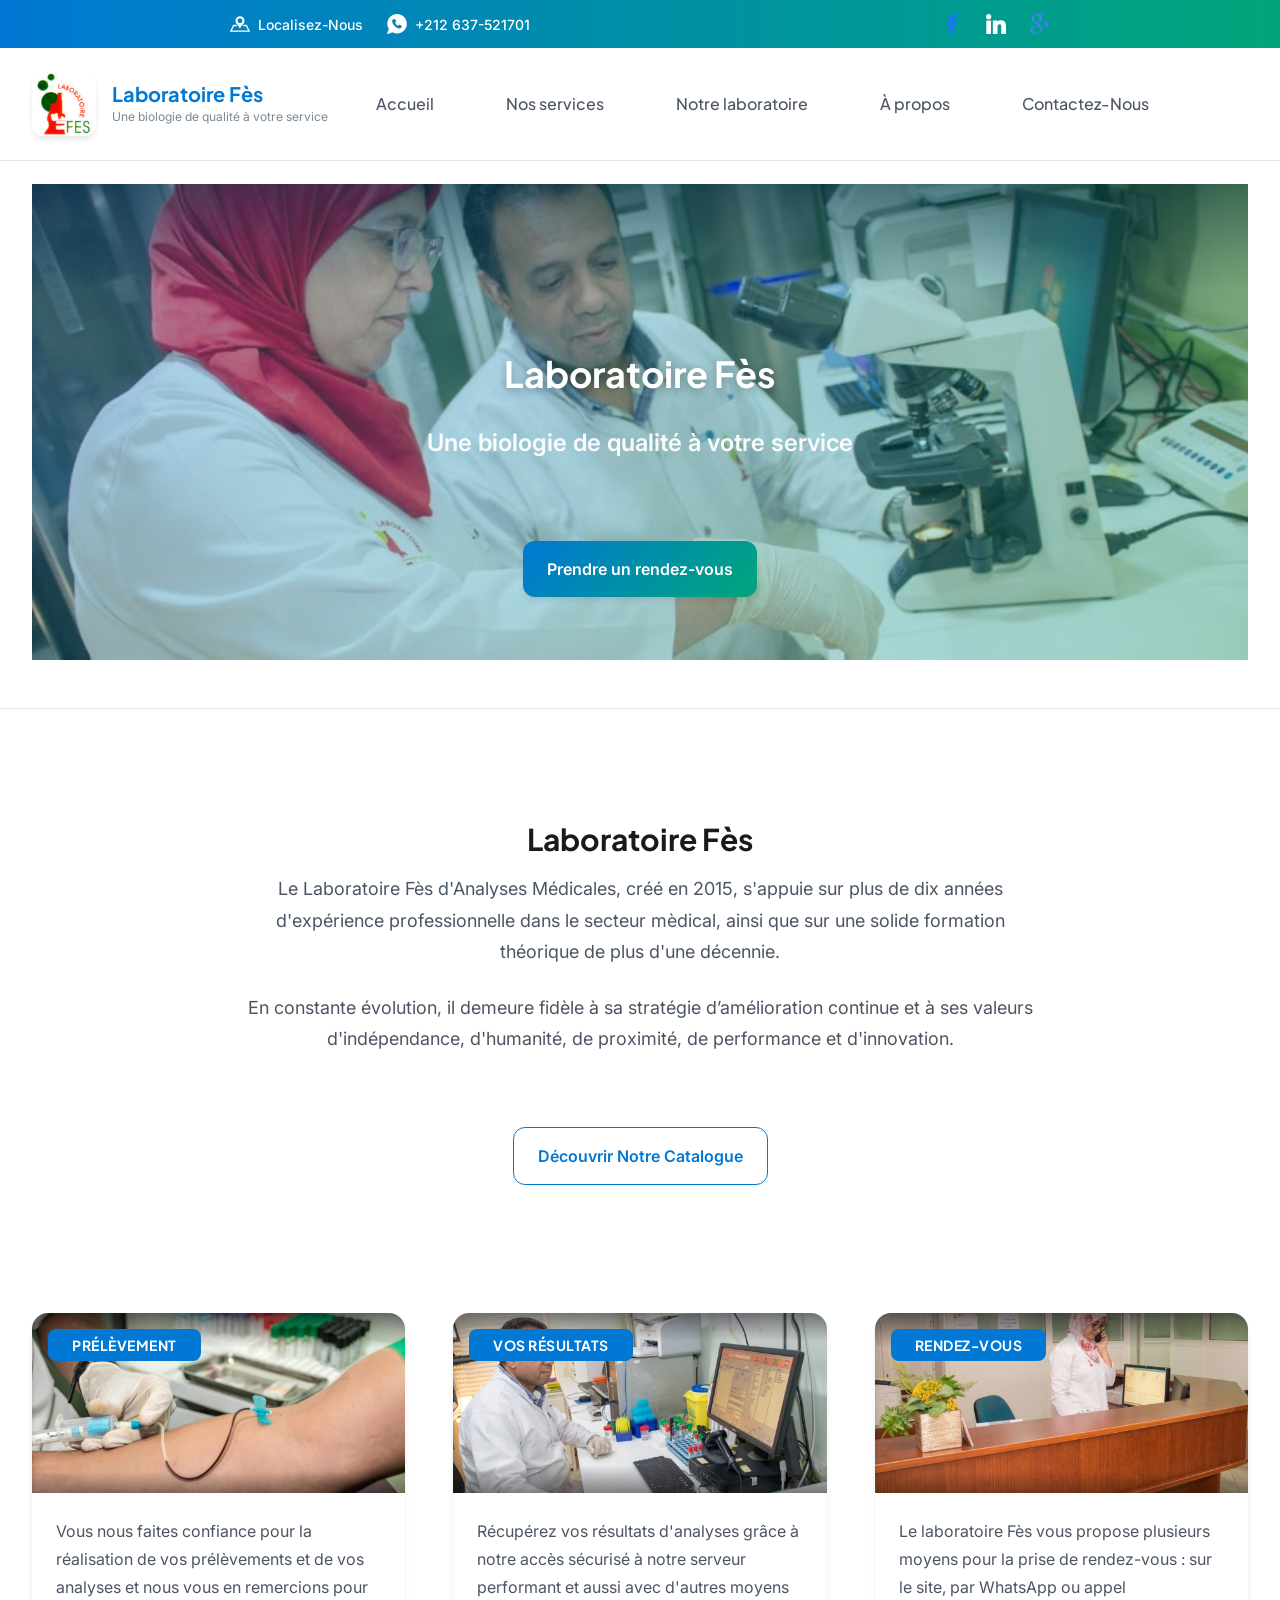
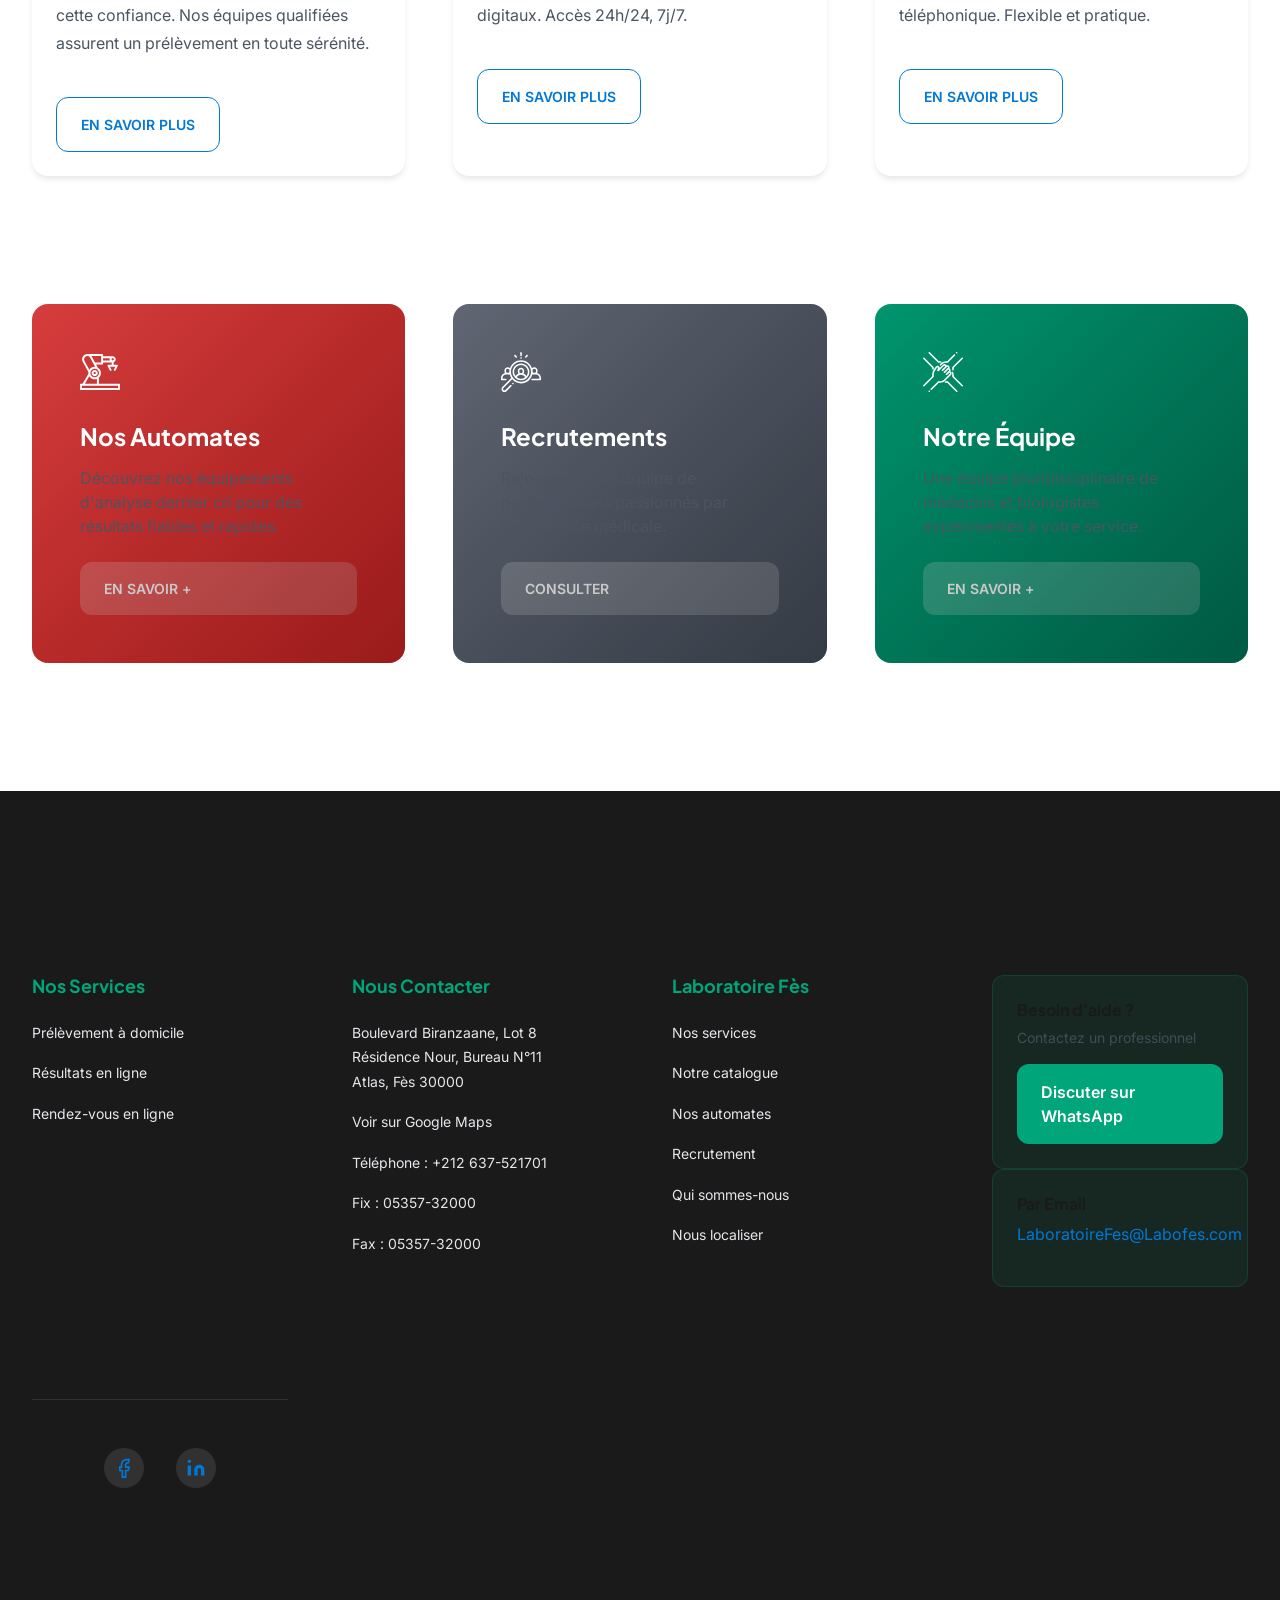
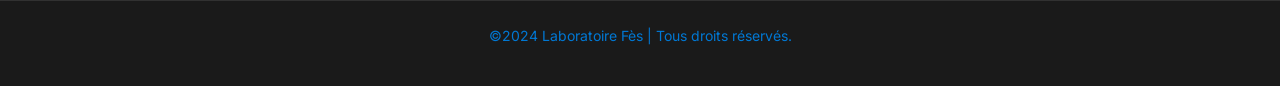
<file: index.html>
<!DOCTYPE html>
<html lang="fr">

<head>
  <meta charset="UTF-8">
  <meta name="viewport" content="width=device-width, initial-scale=1.0">
  <meta http-equiv="X-UA-Compatible" content="IE=edge">

  <!-- SEO Metadata -->
  <title>Laboratoire Fès - Analyses Médicales Premium | Biologie Médicale</title>
  <meta name="description" content="Laboratoire d'Analyses Médicales à Fès - Services de biologie médicale, prélèvements à domicile, résultats en ligne sécurisés. Excellence médicale et proximité garanties.">
  <meta name="keywords" content="laboratoire analyses médicales Fès, biologie médicale Maroc, prélèvement sanguin, résultats en ligne, rendez-vous en ligne">
  <meta name="author" content="Laboratoire Fès">
  <meta name="robots" content="index, follow">

  <!-- Open Graph -->
  <meta property="og:title" content="Laboratoire Fès - Analyses Médicales Premium">
  <meta property="og:description" content="Services de biologie médicale de qualité premium à Fès">
  <meta property="og:type" content="business.business">
  <meta property="og:locale" content="fr_FR">

  <!-- Favicon -->
  <link rel="icon" type="image/jpeg" href="imgs/logo.jpg">
  <link rel="apple-touch-icon" href="imgs/logo.jpg">

  <!-- Google Fonts -->
  <link rel="preconnect" href="https://fonts.googleapis.com">
  <link rel="preconnect" href="https://fonts.gstatic.com" crossorigin>
  <link href="https://fonts.googleapis.com/css2?family=Inter:wght@400;500;600;700&family=Plus+Jakarta+Sans:wght@600;700&display=swap" rel="stylesheet">

  <!-- Stylesheets -->
  <link rel="stylesheet" href="style.css">

  <!-- Theme Color -->
  <meta name="theme-color" content="#0078D4">
</head>

<body>
  <!-- Skip to main content (Accessibility) -->
  <a href="#main-content" class="skip-to-main" style="position: absolute; top: -40px; left: 0; background: #0078D4; color: white; padding: 8px; text-decoration: none; z-index: 100;">Passer au contenu principal</a>

  <!-- Top Contact Bar -->
  <div class="contactheader" role="contentinfo" aria-label="Barre de contact rapide">
    <section class="adress">
      <div class="infoContact">
        <a href="https://maps.google.com/?q=Laboratoire+Fes+Boulevard+Biranzaane+Lot+8+Fes+30000" 
           class="link_head" 
           title="Localiser Laboratoire Fès sur Google Maps"
           rel="noopener noreferrer">
          <img src="imgs/map.svg" width="20" height="20" alt="Icône localisation">
          <span>Localisez-Nous</span>
        </a>
      </div>
      <div class="infoContact">
        <a href="https://wa.me/+212637521701" 
           class="link_head"
           title="Contactez-nous via WhatsApp"
           rel="noopener noreferrer">
          <img src="imgs/whatssapp.svg" width="20" height="20" alt="Icône WhatsApp">
          <span>+212 637-521701</span>
        </a>
      </div>
    </section>

    <section class="social" aria-label="Suivez-nous sur les réseaux">
      <div class="infoContact">
        <a href="https://www.facebook.com/pages/category/Medical-Lab/Laboratoire-fes-danalyses-medicales-1619872754944075/" 
           aria-label="Facebook Laboratoire Fès"
           rel="noopener noreferrer"
           target="_blank">
          <img src="imgs/facebook.svg" class="colored-icon" width="20" height="20" alt="Facebook">
        </a>
      </div>
      <div class="infoContact">
        <a href="https://www.linkedin.com/in/labo-fes-9bba88136/?originalSubdomain=ma" 
           aria-label="LinkedIn Laboratoire Fès"
           rel="noopener noreferrer"
           target="_blank">
          <img src="imgs/linkedin.svg" width="20" height="20" alt="LinkedIn">
        </a>
      </div>
      <div class="infoContact">
        <a href="https://www.google.com/search?q=Laboratoire+Fes+Fez+Morocco" 
           aria-label="Google Business Laboratoire Fès"
           rel="noopener noreferrer"
           target="_blank">
          <img src="imgs/google.svg" class="colored-icon" width="20" height="20" alt="Google">
        </a>
      </div>
    </section>
  </div>

  <!-- Main Header Navigation -->
  <header class="header premium-header" role="banner">
    <div class="header-inner">
      <!-- Logo / Brand -->
      <a href="index.html" class="logo" aria-label="Accueil Laboratoire Fès">
        <img src="imgs/logo.jpg" alt="Logo Laboratoire Fès" class="logo-img">
        <div class="brand">
          <h1 class="brand-name">Laboratoire Fès</h1>
          <p class="brand-sub">Une biologie de qualité à votre service</p>
        </div>
      </a>

      <!-- Navigation Menu -->
      <nav class="nav" role="navigation" aria-label="Navigation principale">
        <ul class="menu">
          <li><h2><a href="index.html">Accueil</a></h2></li>
          
          <li class="sub-menu">
            <h2><a href="#section_services" aria-haspopup="true" aria-expanded="false">Nos services</a></h2>
            <ul class="test">
              <li><a href="laboratoire-fes/appointement.html">Prendre rendez-vous</a></li>
              <li><a href="laboratoire-fes/results.html">Vos résultats</a></li>
              <li><a href="laboratoire-fes/sample.html">Prélèvement à domicile</a></li>
            </ul>
          </li>
          
          <li class="sub-menu">
            <h2><a href="#section_automates" aria-haspopup="true" aria-expanded="false">Notre laboratoire</a></h2>
            <ul class="test">
              <li><a href="laboratoire-fes/automates.html">Nos automates</a></li>
              <li><a href="laboratoire-fes/recruitement.html">Recrutements</a></li>
              <li><a href="laboratoire-fes/team.html">Notre Équipe</a></li>
            </ul>
          </li>

          <li><h2><a href="laboratoire-fes/about.html">À propos</a></h2></li>
          <li><h2><a href="laboratoire-fes/contact.html">Contactez-Nous</a></h2></li>
        </ul>
      </nav>

      <!-- Call-to-Action Buttons -->
      <div class="header-ctas">
      
        <button class="btn btn-icon menu-toggle" 
                aria-label="Ouvrir le menu navigation" 
                aria-expanded="false"
                aria-controls="nav">
          ☰
        </button>
      </div>
    </div>
  </header>

  <!-- Hero Section -->
  <section class="home" role="main" aria-label="Section héros principal">
    <div class="slideshow-container">
      <!-- Hero Text Overlay -->
      <div class="rendv" role="heading" aria-level="2">
        <div class="titleslide0">Laboratoire Fès</div>
        <div class="titleslide">Une biologie de qualité à votre service</div>
        <a href="laboratoire-fes/appointement.html" class="btn btn-primary">
          Prendre un rendez-vous
        </a>
      </div>

      <!-- Slides -->
      <div class="mySlides fade" style="display: block;" role="img" aria-label="Slide 1 - Vue du laboratoire">
        <img src="imgs/labo8.jpg" alt="Façade moderne du Laboratoire Fès">
      </div>
      <div class="mySlides fade" role="img" aria-label="Slide 2 - Équipements médicaux">
        <img src="imgs/labo9.jpg" alt="Équipements d'analyse médicale">
      </div>
      <div class="mySlides fade" role="img" aria-label="Slide 3 - Services de prélèvement">
        <img src="imgs/labo5.jpg" alt="Service de prélèvement sanguin">
      </div>
      <div class="mySlides fade" role="img" aria-label="Slide 4 - Accueil patient">
        <img src="imgs/labo2.jpg" alt="Salle d'attente accueillante">
      </div>

      <!-- Image Navigation Dots -->
      <div class="dotslide" role="group" aria-label="Navigation des images">
        <span class="dot active" onclick="currentSlide(1)" aria-label="Slide 1" role="button" tabindex="0"></span>
        <span class="dot" onclick="currentSlide(2)" aria-label="Slide 2" role="button" tabindex="0"></span>
        <span class="dot" onclick="currentSlide(3)" aria-label="Slide 3" role="button" tabindex="0"></span>
        <span class="dot" onclick="currentSlide(4)" aria-label="Slide 4" role="button" tabindex="0"></span>
      </div>

      <!-- Cover Gradient -->
      <div class="cover"></div>
    </div>
  </section>

  <div class="line"></div>

  <!-- About Section -->
  <section id="section_about" class="about" aria-labelledby="about-heading">
    <h2 id="about-heading">Laboratoire Fès</h2>
    
    <p class="parag_1">
      Le Laboratoire Fès d'Analyses Médicales, créé en 2015, s'appuie sur plus de dix années d'expérience professionnelle dans le secteur mèdical, ainsi que sur une solide formation théorique de plus d'une décennie.
    </p>

    <div>
      <p class="parag_2">
        En constante évolution, il demeure fidèle à sa stratégie d’amélioration continue et à ses valeurs d'indépendance, d'humanité, de proximité, de performance et d'innovation.
      </p>
    </div>

    <a href="laboratoire-fes/tests_list.html" class="btn btn-outline">
      Découvrir Notre Catalogue
    </a>
  </section>

  <!-- Services Section -->
  <section id="section_services" class="services" aria-labelledby="services-heading">
    <h2 id="services-heading" style="display: none;">Nos Services Principaux</h2>

    <!-- Prélèvement Card -->
    <article class="card">
      <div class="card-img">
        <h3>Prélèvement</h3>
        <img src="imgs/labo11.jpg" alt="Service de prélèvement sanguin professionnel">
      </div>
      <div class="card-content">
        <p class="text">
          Vous nous faites confiance pour la réalisation de vos prélèvements et de vos analyses et nous vous en remercions pour cette confiance. Nos équipes qualifiées assurent un prélèvement en toute sérénité.
        </p>
        <div class="divbtn">
          <a href="laboratoire-fes/sample.html">En savoir plus</a>
        </div>
      </div>
    </article>

    <!-- Résultats Card -->
    <article class="card">
      <div class="card-img">
        <h3>Vos Résultats</h3>
        <img src="imgs/labo1.jpg" alt="Plateforme sécurisée de consultation de résultats">
      </div>
      <div class="card-content">
        <p class="text">
          Récupérez vos résultats d'analyses grâce à notre accès sécurisé à notre serveur performant et aussi avec d'autres moyens digitaux. Accès 24h/24, 7j/7.
        </p>
        <div class="divbtn">
          <a href="laboratoire-fes/results.html">En savoir plus</a>
        </div>
      </div>
    </article>

    <!-- Rendez-vous Card -->
    <article class="card">
      <div class="card-img">
        <h3>Rendez-vous</h3>
        <img src="imgs/labo2.jpg" alt="Prise de rendez-vous en ligne">
      </div>
      <div class="card-content">
        <p class="text">
          Le laboratoire Fès vous propose plusieurs moyens pour la prise de rendez-vous : sur le site, par WhatsApp ou appel téléphonique. Flexible et pratique.
        </p>
        <div class="divbtn">
          <a href="laboratoire-fes/appointement.html">En savoir plus</a>
        </div>
      </div>
    </article>
  </section>

  <!-- Automates & Recruitment Section -->
  <section id="section_automates" class="auto_recru" aria-labelledby="automates-heading">
    <h2 id="automates-heading" style="display: none;">Notre Laboratoire</h2>

    <!-- Automates Card -->
    <article class="card_auto_recru" style="background: #ca1000;">
      <div class="icon_auto">
        <img src="imgs/automate.svg" width="30" height="30" alt="Icône automates">
      </div>
      <h3 class="title_auto_recru">Nos Automates</h3>
      <p class="text_auto_recru">
        Découvrez nos équipements d'analyse dernier cri pour des résultats fiables et rapides.
      </p>
      <a href="laboratoire-fes/automates.html" class="btn_red">En savoir +</a>
    </article>

    <!-- Recruitment Card -->
    <article class="card_auto_recru" style="background: #544e4e;">
      <div class="icon_auto">
        <img src="imgs/recrutement.svg" width="30" height="30" alt="Icône recrutement">
      </div>
      <h3 class="title_auto_recru">Recrutements</h3>
      <p class="text_auto_recru">
        Rejoignez notre équipe de professionnels passionnés par l'excellence médicale.
      </p>
      <a href="laboratoire-fes/recruitement.html" class="btn_gray">Consulter</a>
    </article>

    <!-- Team Card -->
    <article class="card_auto_recru" style="background: #00927b;">
      <div class="icon_auto">
        <img src="imgs/team.svg" width="30" height="30" alt="Icône équipe">
      </div>
      <h3 class="title_auto_recru">Notre Équipe</h3>
      <p class="text_auto_recru">
        Une équipe pluridisciplinaire de médecins et biologistes expérimentés à votre service.
      </p>
      <a href="laboratoire-fes/team.html" class="btn_green">En savoir +</a>
    </article>
  </section>

  <!-- Footer -->
  <div id="section_footer" class="pg-footer">
    <footer class="footer" role="contentinfo" aria-label="Pied de page">
      <!-- Wave SVG Decoration -->
      <svg class="footer-wave-svg" xmlns="http://www.w3.org/2000/svg" viewBox="0 0 1200 100" preserveAspectRatio="none">
        <path class="footer-wave-path"
          d="M851.8,100c125,0,288.3-45,348.2-64V0H0v44c3.7-1,7.3-1.9,11-2.9C80.7,22,151.7,10.8,223.5,6.3C276.7,2.9,330,4,383,9.8 c52.2,5.7,103.3,16.2,153.4,32.8C623.9,71.3,726.8,100,851.8,100z">
        </path>
      </svg>

      <!-- Footer Content -->
      <div class="footer-content">
        <!-- Services Column -->
        <div class="footer-content-column">
          <div class="footer-menu">
            <h3 class="footer-menu-name">Nos Services</h3>
            <ul class="footer-menu-list">
              <li><a href="laboratoire-fes/sample.html">Prélèvement à domicile</a></li>
              <li><a href="laboratoire-fes/results.html">Résultats en ligne</a></li>
              <li><a href="laboratoire-fes/appointement.html">Rendez-vous en ligne</a></li>
            </ul>
          </div>
        </div>

        <!-- Contact Column -->
        <div class="footer-content-column">
          <div class="footer-menu">
            <h3 class="footer-menu-name">Nous Contacter</h3>
            <ul class="footer-menu-list">
              <li>Boulevard Biranzaane, Lot 8<br>Résidence Nour, Bureau N°11<br>Atlas, Fès 30000</li>
              <li>
                <a href="https://maps.google.com/?q=Laboratoire+Fes+Boulevard+Biranzaane" 
                   rel="noopener noreferrer">
                  Voir sur Google Maps
                </a>
              </li>
              <li>
                <a href="tel:+212637521701">
                  Téléphone : +212 637-521701
                </a>
              </li>
              <li><a href="tel:+21253573200">Fix : 05357-32000</a></li>
              <li>Fax : 05357-32000</li>
            </ul>
          </div>
        </div>

        <!-- Quick Links Column -->
        <div class="footer-content-column">
          <div class="footer-menu">
            <h3 class="footer-menu-name">Laboratoire Fès</h3>
            <ul class="footer-menu-list">
              <li><a href="#section_services">Nos services</a></li>
              <li><a href="laboratoire-fes/tests_list.html">Notre catalogue</a></li>
              <li><a href="laboratoire-fes/automates.html">Nos automates</a></li>
              <li><a href="laboratoire-fes/recruitement.html">Recrutement</a></li>
              <li><a href="#section_about">Qui sommes-nous</a></li>
              <li>
                <a href="https://maps.google.com/?q=Laboratoire+Fes+Fez" 
                   rel="noopener noreferrer">
                  Nous localiser
                </a>
              </li>
            </ul>
          </div>
        </div>

        <!-- CTA Column -->
        <div class="footer-content-column">
          <div class="footer-call-to-action">
            <h3 class="footer-call-to-action-title">Besoin d'aide ?</h3>
            <p class="footer-call-to-action-description">Contactez un professionnel</p>
            <a class="footer-call-to-action-button" 
               href="https://wa.me/+212637521701" 
               target="_blank"
               rel="noopener noreferrer">
              Discuter sur WhatsApp
            </a>
          </div>
          <div class="footer-call-to-action">
            <h3 class="footer-call-to-action-title">Par Email</h3>
            <p class="footer-call-to-action-link-wrapper">
              <a href="mailto:LaboratoireFes@Labofes.com">
                LaboratoireFes@Labofes.com
              </a>
            </p>
          </div>
        </div>

        <!-- Social Links -->
        <div class="footer-social-links" role="navigation" aria-label="Réseaux sociaux">
          <a class="footer-social-link" 
             href="https://www.facebook.com/pages/category/Medical-Lab/Laboratoire-fes-danalyses-medicales-1619872754944075/" 
             aria-label="Facebook"
             target="_blank"
             rel="noopener noreferrer">
            <span class="hidden-link-text">Facebook</span>
            <svg class="footer-social-icon-svg" xmlns="http://www.w3.org/2000/svg" viewBox="0 0 24 24" fill="none" stroke="currentColor" stroke-width="2">
              <path d="M18 2h-3a6 6 0 0 0-6 6v3H7v4h3v8h4v-8h3l1-4h-4V8a2 2 0 0 1 2-2h1z"></path>
            </svg>
          </a>
          <a class="footer-social-link" 
             href="https://www.linkedin.com/in/labo-fes-9bba88136/?originalSubdomain=ma" 
             aria-label="LinkedIn"
             target="_blank"
             rel="noopener noreferrer">
            <span class="hidden-link-text">LinkedIn</span>
            <svg class="footer-social-icon-svg" xmlns="http://www.w3.org/2000/svg" viewBox="0 0 24 24" fill="currentColor">
              <path d="M16 8a6 6 0 0 1 6 6v7h-4v-7a2 2 0 0 0-2-2 2 2 0 0 0-2 2v7h-4v-7a6 6 0 0 1 6-6zM2 9h4v12H2z"></path>
              <circle cx="4" cy="4" r="2"></circle>
            </svg>
          </a>
        </div>
      </div>

      <!-- Copyright -->
      <div class="footer-copyright">
        <div class="footer-copyright-wrapper">
          <p class="footer-copyright-text">
            <a href="https://ittyni.com/website/analyses-medicales/" 
               target="_blank"
               rel="noopener noreferrer">
              ©2024 Laboratoire Fès | Tous droits réservés.
            </a>
          </p>
        </div>
      </div>
    </footer>
  </div>

  <!-- Main JS - Modern Vanilla JS (no jQuery) -->
  <script src="main.js" defer></script>
</body>

</html>
</file>
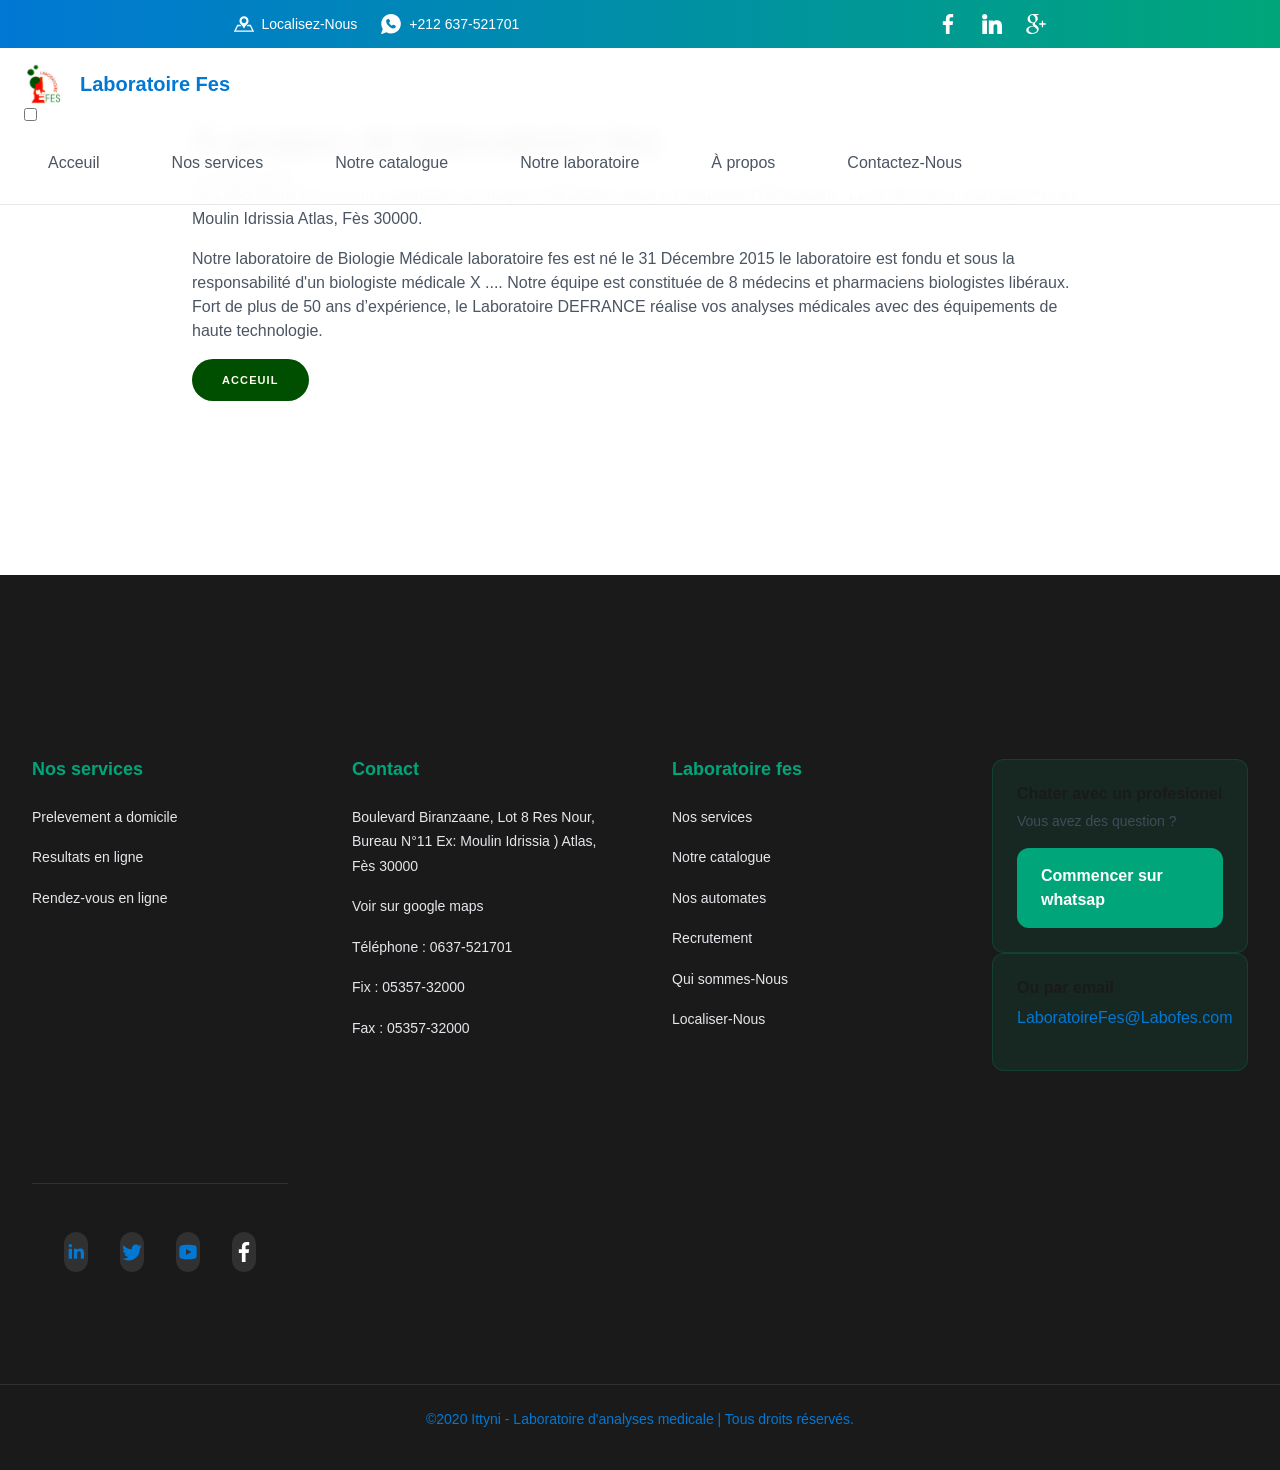
<file: laboratoire-fes/about.html>
<!DOCTYPE html>
<html lang="en">

<head>
    <title>
        Qui sommes-nous ?
    </title>
    <meta charset="utf-8" />
    <meta name="viewport" content="width=device-width, initial-scale=1, shrink-to-fit=no" />

    <meta name="description" content="Savoir et connaitres le laboratoire fes" />
    <meta name="keywords" content="A propos, Qui sommes-nous" />
    <link rel="icon" type="image/png" href="imgs/logo.jpg" />
    <link rel="stylesheet" type="text/css" href="style.css" />
    <link rel="stylesheet" type="text/css" href="../style.css" />
</head>

<body>
    <!-- Header Contact Infos -->
    <div class="contactheader">
        <section class="adress">
            <div class="infoContact">
                <a href="https://www.google.com/search?sxsrf=ALeKk03tQXfp59Arg9EKCgm6nBEnu4BBQg:1595417527768&ei=ryMYX8qhK46YlwTK5La4AQ&q=laboratoire%20fes&oq=laboratoire+fes+&gs_lcp=CgZwc3ktYWIQAzIECCMQJzIECCMQJzIECCMQJzICCAAyBggAEBYQHjIGCAAQFhAeMgYIABAWEB4yCAgAEBYQChAeMggIABAWEAoQHjIGCAAQFhAeOgQIABBHUIotWKY0YNg2aABwAXgAgAGXAYgBsgeSAQMwLjeYAQCgAQGqAQdnd3Mtd2l6wAEB&sclient=psy-ab&ved=2ahUKEwjI5Yq44eDqAhUG4YUKHcqgDpwQvS4wAHoECAsQIA&uact=5&npsic=0&rflfq=1&rlha=0&rllag=34038480,-5000852,667&tbm=lcl&rldimm=11390766031659291120&lqi=Cg9sYWJvcmF0b2lyZSBmZXNaHgoLbGFib3JhdG9pcmUiD2xhYm9yYXRvaXJlIGZlcw&rldoc=1&tbs=lrf:!1m4!1u3!2m2!3m1!1e1!1m4!1u2!2m2!2m1!1e1!2m1!1e2!2m1!1e3!3sIAE,lf:1,lf_ui:2&rlst=f#rlfi=hd:;si:11390766031659291120,l,Cg9sYWJvcmF0b2lyZSBmZXNaHgoLbGFib3JhdG9pcmUiD2xhYm9yYXRvaXJlIGZlcw;mv:[[34.0678851,-4.963609300000001],[34.0034418,-5.017990999999999]];tbs:lrf:!1m4!1u3!2m2!3m1!1e1!1m4!1u2!2m2!2m1!1e1!2m1!1e2!2m1!1e3!3sIAE,lf:1,lf_ui:2"
                    class="link_head">
                    <img src="../imgs/map.svg" width="20px" height="20px" alt="localisation" />
                    <span>Localisez-Nous</span>
                </a>
            </div>

            <div class="infoContact">
                <a href="https://wa.me/+212637521701" class="link_head">
                    <img src="../imgs/whatssapp.svg" width="20px" height="20px" alt="email" />
                    <span>+212 637-521701</span>
                </a>
            </div>
        </section>
        <section class="social">
            <div class="infoContact">
                <a
                    href="https://fr-fr.facebook.com/pages/category/Medical-Lab/Laboratoire-fes-danalyses-medicales-1619872754944075/">
                    <img src="../imgs/facebook.svg" width="20px" height="20px" alt="facebook" />
                </a>
            </div>
            <div class="infoContact">
                <a href="https://www.linkedin.com/in/labo-fes-9bba88136/?originalSubdomain=ma">
                    <img src="../imgs/linkedin.svg" width="20px" height="20px" alt="linkedin" />
                </a>
            </div>
            <div class="infoContact">
                <a
                    href="https://www.google.com/search?sxsrf=ALeKk03rty6YipnOLsVcGrbdw--a8vspfg%3A1595417519715&ei=ryMYX8qhK46YlwTK5La4AQ&q=laboratoire+fes+&oq=laboratoire+fes+&gs_lcp=CgZwc3ktYWIQAzIECCMQJzIECCMQJzIECCMQJzICCAAyBggAEBYQHjIGCAAQFhAeMgYIABAWEB4yCAgAEBYQChAeMggIABAWEAoQHjIGCAAQFhAeOgQIABBHUIotWKY0YNg2aABwAXgAgAGXAYgBsgeSAQMwLjeYAQCgAQGqAQdnd3Mtd2l6wAEB&sclient=psy-ab&ved=0ahUKEwiKtZ-04eDqAhUOzIUKHUqyDRcQ4dUDCAw&uact=5">
                    <img src="../imgs/google.svg" width="20px" height="20px" alt="google" />
                </a>
            </div>
        </section>
    </div>
    <!-- Header Laboratoire FES -->
    <header class="header">
        <a href="../index.html" class="logo">
            <img src="../imgs/logo.jpg" width="40px" height="40px" alt="Laboratoire Fes logo" />
            <h1 class="logotext">Laboratoire Fes</h1>
        </a>
        <input class="menu-btn" type="checkbox" id="menu-btn" />
        <label class="menu-icon" for="menu-btn"><span class="navicon"></span></label>
        <ul class="menu">
            <li>
                <h2><a href="../index.html">Acceuil</a></h2>
            </li>
            <li class='sub-menu'>
                <h2><a href='#'>Nos services</a></h2>
                <ul class="test">
                    <li><a href='appointement.html'>Rendez-vous</a></li>
                    <li><a href='results.html'>Vos résultats</a></li>
                    <li><a href='sample.html'>Prélèvement à domicile</a></li>
                </ul>
            </li>
            <li>
                <h2><a href="tests_list.html">Notre catalogue</a></h2>
            </li>

            <!-- <h2><a href="#section_automates"></a></h2> -->
            <li class='sub-menu'>
                <h2><a href='#'>Notre laboratoire</a></h2>
                <ul class="test">
                    <li><a href='automates.html'>Nos automates</a></li>
                    <li><a href='recruitement.html'>Recrutements</a></li>
                    <li><a href='team.html'>Notre Équipe</a></li>
                </ul>
            </li>
            <li>
                <h2><a href="about.html">À propos</a></h2>
            </li>
            <li>
                <h2><a href="contact.html">Contactez-Nous</a></h2>
            </li>
        </ul>
    </header>

    <div class="container_recruitment">
        <div class="cont_divs">
            <div>
                <h1 class="title_cont_cont">À propos de laboratoire fes</h1>
                <div class="line_decor"></div>
            </div>
            <p>Le Laboratoire Fes est un Laboratoire d'Analyses Médicales situé en Boulevard Biranzaane, Lot 8 Res Nour,
                Bureau N°11 Ex: Moulin Idrissia Atlas, Fès 30000.</p>
            <p>
                Notre laboratoire de Biologie Médicale laboratoire fes est né le 31 Décembre 2015 le laboratoire est
                fondu et sous la responsabilité d'un biologiste médicale X ....

                Notre équipe est constituée de 8 médecins et pharmaciens biologistes libéraux. Fort de plus de 50 ans
                d’expérience, le Laboratoire DEFRANCE réalise vos analyses médicales avec des équipements de haute
                technologie.</p>

            <button class="offre_btn">Acceuil</button>
        </div>
    </div>



    <div id="section_footer" class="pg-footer">
        <footer class="footer">
            <svg class="footer-wave-svg" xmlns="http://www.w3.org/2000/svg" viewBox="0 0 1200 100"
                preserveAspectRatio="none">
                <path class="footer-wave-path"
                    d="M851.8,100c125,0,288.3-45,348.2-64V0H0v44c3.7-1,7.3-1.9,11-2.9C80.7,22,151.7,10.8,223.5,6.3C276.7,2.9,330,4,383,9.8 c52.2,5.7,103.3,16.2,153.4,32.8C623.9,71.3,726.8,100,851.8,100z">
                </path>
            </svg>
            <div class="footer-content">
                <div class="footer-content-column">
                    <div class="footer-menu">
                        <h1 class="footer-menu-name">Nos services</h1>
                        <ul id="menu-get-started" class="footer-menu-list">
                            <li class="menu-item menu-item-type-post_type menu-item-object-product">
                                <a href="#">Prelevement a domicile</a>
                            </li>
                            <li class="menu-item menu-item-type-post_type menu-item-object-product">
                                <a href="#">Resultats en ligne</a>
                            </li>
                            <li class="menu-item menu-item-type-post_type menu-item-object-product">
                                <a href="pages/appointement.html">Rendez-vous en ligne</a>
                            </li>
                        </ul>
                    </div>
                </div>
                <div class="footer-content-column">
                    <div class="footer-menu">
                        <h1 class="footer-menu-name">Contact</h1>
                        <ul id="menu-company" class="footer-menu-list">
                            <li class="menu-item menu-item-type-post_type menu-item-object-page">
                                Boulevard Biranzaane, Lot 8 Res Nour, Bureau N°11 Ex: Moulin
                                Idrissia ) Atlas, Fès 30000
                            </li>
                            <li class="menu-item menu-item-type-taxonomy menu-item-object-category">
                                <a
                                    href="https://www.google.com/search?q=laboratoire%20fes&oq=laborat&aqs=chrome.0.69i59l3j69i61l2j69i65l2j69i60.1845j1j7&sourceid=chrome&ie=UTF-8&sxsrf=ALeKk02hl6BHs_4CR7QU8WkxzrDNTdzCSw:1595418073676&npsic=0&rflfq=1&rlha=0&rllag=34038480,-5000852,667&tbm=lcl&rldimm=11390766031659291120&lqi=Cg9sYWJvcmF0b2lyZSBmZXNaHgoLbGFib3JhdG9pcmUiD2xhYm9yYXRvaXJlIGZlcw&ved=2ahUKEwjNvbK84-DqAhUJtRoKHedoDIoQvS4wAHoECAsQIA&rldoc=1&tbs=lrf:!1m4!1u3!2m2!3m1!1e1!1m4!1u2!2m2!2m1!1e1!2m1!1e2!3sIAE,lf:1,lf_ui:2&rlst=f#rlfi=hd:;si:11390766031659291120,l,Cg9sYWJvcmF0b2lyZSBmZXNaHgoLbGFib3JhdG9pcmUiD2xhYm9yYXRvaXJlIGZlcw;mv:[[34.0678851,-4.963609300000001],[34.0034418,-5.017990999999999]];tbs:lrf:!1m4!1u3!2m2!3m1!1e1!1m4!1u2!2m2!2m1!1e1!2m1!1e2!3sIAE,lf:1,lf_ui:2">Voir
                                    sur google maps</a>
                            </li>
                            <li class="menu-item menu-item-type-post_type menu-item-object-page">
                                <a href="https://wa.me/+212637521701">Téléphone : 0637-521701</a>
                            </li>
                            <li class="menu-item menu-item-type-post_type menu-item-object-page">
                                <a href="#">Fix : 05357-32000</a>
                            </li>
                            <li class="menu-item menu-item-type-post_type menu-item-object-page">
                                <a href="#">Fax : 05357-32000</a>
                            </li>
                        </ul>
                    </div>
                </div>
                <div class="footer-content-column">
                    <div class="footer-menu">
                        <h2 class="footer-menu-name">Laboratoire fes</h2>
                        <ul id="menu-quick-links" class="footer-menu-list">
                            <li class="menu-item menu-item-type-custom menu-item-object-custom">
                                <a target="_blank" rel="noopener noreferrer" href="#section_services">Nos services</a>
                            </li>
                            <li class="menu-item menu-item-type-custom menu-item-object-custom">
                                <a target="_blank" rel="noopener noreferrer" href="pages/tests_list.html">Notre
                                    catalogue</a>
                            </li>
                            <li class="menu-item menu-item-type-post_type menu-item-object-page">
                                <a href="#">Nos automates</a>
                            </li>
                            <li class="menu-item menu-item-type-post_type menu-item-object-page">
                                <a href="#">Recrutement</a>
                            </li>
                            <li class="menu-item menu-item-type-post_type_archive menu-item-object-customer">
                                <a href="#section_about">Qui sommes-Nous</a>
                            </li>
                            <li class="menu-item menu-item-type-post_type menu-item-object-page">
                                <a
                                    href="https://www.google.com/search?sxsrf=ALeKk03tQXfp59Arg9EKCgm6nBEnu4BBQg:1595417527768&ei=ryMYX8qhK46YlwTK5La4AQ&q=laboratoire%20fes&oq=laboratoire+fes+&gs_lcp=CgZwc3ktYWIQAzIECCMQJzIECCMQJzIECCMQJzICCAAyBggAEBYQHjIGCAAQFhAeMgYIABAWEB4yCAgAEBYQChAeMggIABAWEAoQHjIGCAAQFhAeOgQIABBHUIotWKY0YNg2aABwAXgAgAGXAYgBsgeSAQMwLjeYAQCgAQGqAQdnd3Mtd2l6wAEB&sclient=psy-ab&ved=2ahUKEwjI5Yq44eDqAhUG4YUKHcqgDpwQvS4wAHoECAsQIA&uact=5&npsic=0&rflfq=1&rlha=0&rllag=34038480,-5000852,667&tbm=lcl&rldimm=11390766031659291120&lqi=Cg9sYWJvcmF0b2lyZSBmZXNaHgoLbGFib3JhdG9pcmUiD2xhYm9yYXRvaXJlIGZlcw&rldoc=1&tbs=lrf:!1m4!1u3!2m2!3m1!1e1!1m4!1u2!2m2!2m1!1e1!2m1!1e2!2m1!1e3!3sIAE,lf:1,lf_ui:2&rlst=f#rlfi=hd:;si:11390766031659291120,l,Cg9sYWJvcmF0b2lyZSBmZXNaHgoLbGFib3JhdG9pcmUiD2xhYm9yYXRvaXJlIGZlcw;mv:[[34.0678851,-4.963609300000001],[34.0034418,-5.017990999999999]];tbs:lrf:!1m4!1u3!2m2!3m1!1e1!1m4!1u2!2m2!2m1!1e1!2m1!1e2!2m1!1e3!3sIAE,lf:1,lf_ui:2">Localiser-Nous</a>
                            </li>
                        </ul>
                    </div>
                </div>
                <div class="footer-content-column">
                    <div class="footer-call-to-action">
                        <h2 class="footer-call-to-action-title">
                            Chater avec un profesionel
                        </h2>
                        <p class="footer-call-to-action-description">
                            Vous avez des question ?
                        </p>
                        <a class="footer-call-to-action-button button" href="https://wa.me/+212637521701"
                            target="_self">Commencer
                            sur whatsap</a>
                    </div>
                    <div class="footer-call-to-action">
                        <h2 class="footer-call-to-action-title">Ou par email</h2>
                        <p class="footer-call-to-action-link-wrapper">
                            <a class="footer-call-to-action-link" href="tel:0124-64XXXX"
                                target="_self">LaboratoireFes@Labofes.com</a>
                        </p>
                    </div>
                </div>
                <div class="footer-social-links">
                    <svg class="footer-social-amoeba-svg" xmlns="http://www.w3.org/2000/svg" viewBox="0 0 236 54">
                        <path class="footer-social-amoeba-path"
                            d="M223.06,43.32c-.77-7.2,1.87-28.47-20-32.53C187.78,8,180.41,18,178.32,20.7s-5.63,10.1-4.07,16.7-.13,15.23-4.06,15.91-8.75-2.9-6.89-7S167.41,36,167.15,33a18.93,18.93,0,0,0-2.64-8.53c-3.44-5.5-8-11.19-19.12-11.19a21.64,21.64,0,0,0-18.31,9.18c-2.08,2.7-5.66,9.6-4.07,16.69s.64,14.32-6.11,13.9S108.35,46.5,112,36.54s-1.89-21.24-4-23.94S96.34,0,85.23,0,57.46,8.84,56.49,24.56s6.92,20.79,7,24.59c.07,2.75-6.43,4.16-12.92,2.38s-4-10.75-3.46-12.38c1.85-6.6-2-14-4.08-16.69a21.62,21.62,0,0,0-18.3-9.18C13.62,13.28,9.06,19,5.62,24.47A18.81,18.81,0,0,0,3,33a21.85,21.85,0,0,0,1.58,9.08,16.58,16.58,0,0,1,1.06,5A6.75,6.75,0,0,1,0,54H236C235.47,54,223.83,50.52,223.06,43.32Z">
                        </path>
                    </svg>
                    <a class="footer-social-link linkedin"
                        href="https://www.linkedin.com/in/labo-fes-9bba88136/?originalSubdomain=ma" target="_blank">
                        <span class="hidden-link-text">Linkedin</span>
                        <svg class="footer-social-icon-svg" xmlns="http://www.w3.org/2000/svg" viewBox="0 0 30 30">
                            <path class="footer-social-icon-path"
                                d="M9,25H4V10h5V25z M6.501,8C5.118,8,4,6.879,4,5.499S5.12,3,6.501,3C7.879,3,9,4.121,9,5.499C9,6.879,7.879,8,6.501,8z M27,25h-4.807v-7.3c0-1.741-0.033-3.98-2.499-3.98c-2.503,0-2.888,1.896-2.888,3.854V25H12V9.989h4.614v2.051h0.065 c0.642-1.18,2.211-2.424,4.551-2.424c4.87,0,5.77,3.109,5.77,7.151C27,16.767,27,25,27,25z">
                            </path>
                        </svg>
                    </a>
                    <a class="footer-social-link twitter" href="https://twitter.com/LaboratoireFes?s=09"
                        target="_blank">
                        <span class="hidden-link-text">Twitter</span>
                        <svg class="footer-social-icon-svg" xmlns="http://www.w3.org/2000/svg" viewBox="0 0 26 26">
                            <path class="footer-social-icon-path"
                                d="M 25.855469 5.574219 C 24.914063 5.992188 23.902344 6.273438 22.839844 6.402344 C 23.921875 5.75 24.757813 4.722656 25.148438 3.496094 C 24.132813 4.097656 23.007813 4.535156 21.8125 4.769531 C 20.855469 3.75 19.492188 3.113281 17.980469 3.113281 C 15.082031 3.113281 12.730469 5.464844 12.730469 8.363281 C 12.730469 8.773438 12.777344 9.175781 12.867188 9.558594 C 8.503906 9.339844 4.636719 7.246094 2.046875 4.070313 C 1.59375 4.847656 1.335938 5.75 1.335938 6.714844 C 1.335938 8.535156 2.261719 10.140625 3.671875 11.082031 C 2.808594 11.054688 2 10.820313 1.292969 10.425781 C 1.292969 10.449219 1.292969 10.46875 1.292969 10.492188 C 1.292969 13.035156 3.101563 15.15625 5.503906 15.640625 C 5.0625 15.761719 4.601563 15.824219 4.121094 15.824219 C 3.78125 15.824219 3.453125 15.792969 3.132813 15.730469 C 3.800781 17.8125 5.738281 19.335938 8.035156 19.375 C 6.242188 20.785156 3.976563 21.621094 1.515625 21.621094 C 1.089844 21.621094 0.675781 21.597656 0.265625 21.550781 C 2.585938 23.039063 5.347656 23.90625 8.3125 23.90625 C 17.96875 23.90625 23.25 15.90625 23.25 8.972656 C 23.25 8.742188 23.246094 8.515625 23.234375 8.289063 C 24.261719 7.554688 25.152344 6.628906 25.855469 5.574219 ">
                            </path>
                        </svg>
                    </a>
                    <a class="footer-social-link youtube"
                        href="https://fr-fr.facebook.com/pages/category/Medical-Lab/Laboratoire-fes-danalyses-medicales-1619872754944075/"
                        target="_blank">
                        <span class="hidden-link-text">Youtube</span>
                        <svg class="footer-social-icon-svg" xmlns="http://www.w3.org/2000/svg" viewBox="0 0 30 30">
                            <path class="footer-social-icon-path"
                                d="M 15 4 C 10.814 4 5.3808594 5.0488281 5.3808594 5.0488281 L 5.3671875 5.0644531 C 3.4606632 5.3693645 2 7.0076245 2 9 L 2 15 L 2 15.001953 L 2 21 L 2 21.001953 A 4 4 0 0 0 5.3769531 24.945312 L 5.3808594 24.951172 C 5.3808594 24.951172 10.814 26.001953 15 26.001953 C 19.186 26.001953 24.619141 24.951172 24.619141 24.951172 L 24.621094 24.949219 A 4 4 0 0 0 28 21.001953 L 28 21 L 28 15.001953 L 28 15 L 28 9 A 4 4 0 0 0 24.623047 5.0546875 L 24.619141 5.0488281 C 24.619141 5.0488281 19.186 4 15 4 z M 12 10.398438 L 20 15 L 12 19.601562 L 12 10.398438 z">
                            </path>
                        </svg>
                    </a>
                    <a class="footer-social-link github"
                        href="https://fr-fr.facebook.com/pages/category/Medical-Lab/Laboratoire-fes-danalyses-medicales-1619872754944075/"
                        target="_blank">
                        <span class="hidden-link-text">Facebook</span>
                        <svg class="footer-social-icon-svg" version="1.1" id="Capa_1" xmlns="http://www.w3.org/2000/svg"
                            xmlns:xlink="http://www.w3.org/1999/xlink" x="0px" y="0px" viewBox="0 0 155.139 155.139"
                            style="enable-background: new 0 0 155.139 155.139;" xml:space="preserve">
                            <g>
                                <path id="f_1_" style="fill: #fff;" d="M89.584,155.139V84.378h23.742l3.562-27.585H89.584V39.184
		c0-7.984,2.208-13.425,13.67-13.425l14.595-0.006V1.08C115.325,0.752,106.661,0,96.577,0C75.52,0,61.104,12.853,61.104,36.452
		v20.341H37.29v27.585h23.814v70.761H89.584z" />
                            </g>
                            <g></g>
                            <g></g>
                            <g></g>
                            <g></g>
                            <g></g>
                            <g></g>
                            <g></g>
                            <g></g>
                            <g></g>
                            <g></g>
                            <g></g>
                            <g></g>
                            <g></g>
                            <g></g>
                            <g></g>
                        </svg>
                    </a>
                </div>
            </div>
            <div class="footer-copyright">
                <div class="footer-copyright-wrapper">
                    <p class="footer-copyright-text">
                        <a class="footer-copyright-link"
                            href="https://ittyni.com/website/analyses-medicales/Listes-prix-analyses-medicales/maroc"
                            target="_self">
                            ©2020 Ittyni - Laboratoire d'analyses medicale | Tous droits
                            réservés.
                        </a>
                    </p>
                </div>
            </div>
        </footer>
    </div>
    <script src="../main.js"></script>
</body>

</html>
</file>
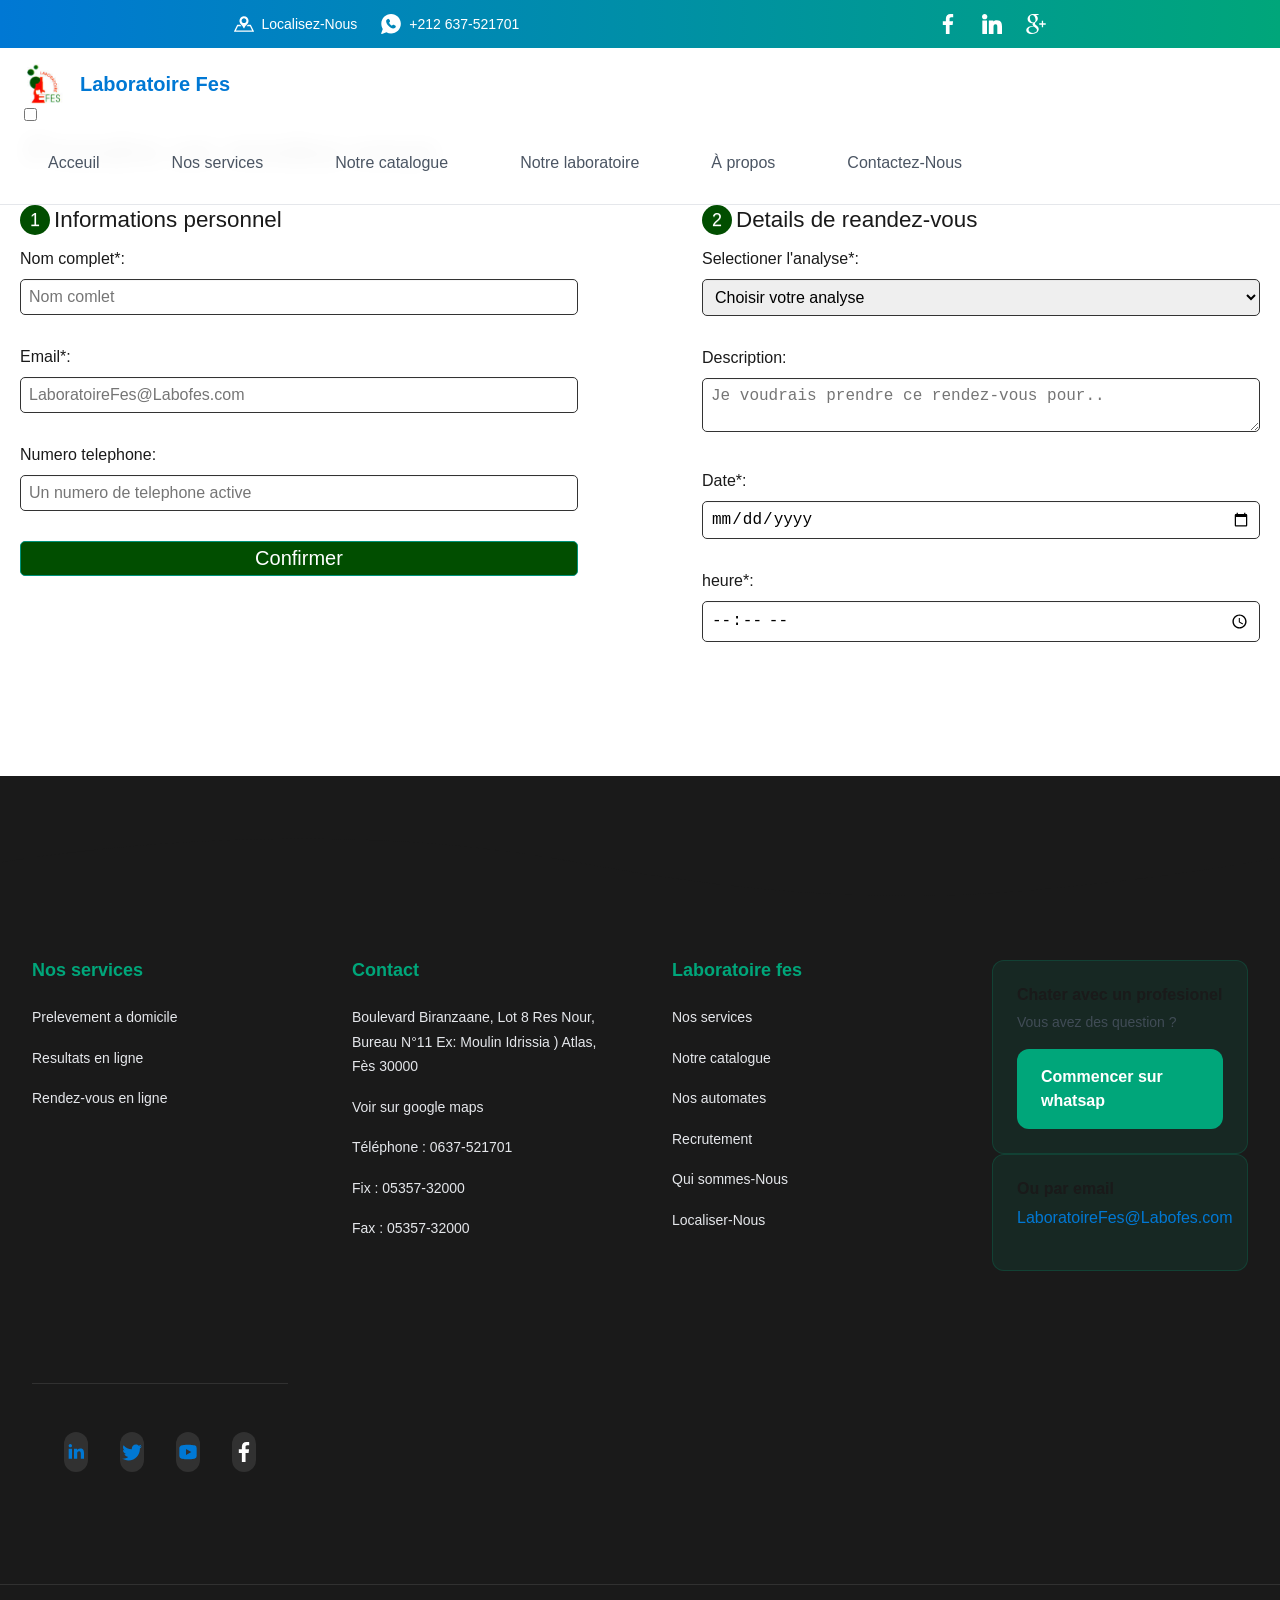
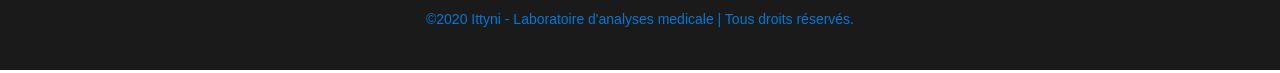
<file: laboratoire-fes/appointement.html>
<!DOCTYPE html>
<html lang="en">

<head>
    <title>prenez rendez-vous gratuitement en ligne</title>
    <meta charset="utf-8" />
    <meta name="viewport" content="width=device-width, initial-scale=1, shrink-to-fit=no" />
    <meta name="description"
        content="la prise des rendez-vous en ligne gratuitement en laboratoire de biologie médicale et des analyses medicale" />
    <meta name="keywords"
        content="reservation, prise , rendez-vous en ligne en laboratoire des analyses medicale et de biologie medicale, prélèvement ,localisation, tele, fax, fix, whatsapp" />
    <link rel="stylesheet" type="text/css" href="../style.css" />
    <link rel="stylesheet" type="text/css" href="style.css" />
</head>

<body>
    <!-- Header Contact Infos -->
    <div class="contactheader">
        <section class="adress">
            <div class="infoContact">
                <a href="https://www.google.com/search?sxsrf=ALeKk03tQXfp59Arg9EKCgm6nBEnu4BBQg:1595417527768&ei=ryMYX8qhK46YlwTK5La4AQ&q=laboratoire%20fes&oq=laboratoire+fes+&gs_lcp=CgZwc3ktYWIQAzIECCMQJzIECCMQJzIECCMQJzICCAAyBggAEBYQHjIGCAAQFhAeMgYIABAWEB4yCAgAEBYQChAeMggIABAWEAoQHjIGCAAQFhAeOgQIABBHUIotWKY0YNg2aABwAXgAgAGXAYgBsgeSAQMwLjeYAQCgAQGqAQdnd3Mtd2l6wAEB&sclient=psy-ab&ved=2ahUKEwjI5Yq44eDqAhUG4YUKHcqgDpwQvS4wAHoECAsQIA&uact=5&npsic=0&rflfq=1&rlha=0&rllag=34038480,-5000852,667&tbm=lcl&rldimm=11390766031659291120&lqi=Cg9sYWJvcmF0b2lyZSBmZXNaHgoLbGFib3JhdG9pcmUiD2xhYm9yYXRvaXJlIGZlcw&rldoc=1&tbs=lrf:!1m4!1u3!2m2!3m1!1e1!1m4!1u2!2m2!2m1!1e1!2m1!1e2!2m1!1e3!3sIAE,lf:1,lf_ui:2&rlst=f#rlfi=hd:;si:11390766031659291120,l,Cg9sYWJvcmF0b2lyZSBmZXNaHgoLbGFib3JhdG9pcmUiD2xhYm9yYXRvaXJlIGZlcw;mv:[[34.0678851,-4.963609300000001],[34.0034418,-5.017990999999999]];tbs:lrf:!1m4!1u3!2m2!3m1!1e1!1m4!1u2!2m2!2m1!1e1!2m1!1e2!2m1!1e3!3sIAE,lf:1,lf_ui:2"
                    class="link_head">
                    <img src="../imgs/map.svg" width="20px" height="20px" alt="localisation" />
                    <span>Localisez-Nous</span>
                </a>
            </div>

            <div class="infoContact">
                <a href="https://wa.me/+212637521701" class="link_head">
                    <img src="../imgs/whatssapp.svg" width="20px" height="20px" alt="email" />
                    <span>+212 637-521701</span>
                </a>
            </div>
        </section>
        <section class="social">
            <div class="infoContact">
                <a
                    href="https://fr-fr.facebook.com/pages/category/Medical-Lab/Laboratoire-fes-danalyses-medicales-1619872754944075/">
                    <img src="../imgs/facebook.svg" width="20px" height="20px" alt="facebook" />
                </a>
            </div>
            <div class="infoContact">
                <a href="https://www.linkedin.com/in/labo-fes-9bba88136/?originalSubdomain=ma">
                    <img src="../imgs/linkedin.svg" width="20px" height="20px" alt="linkedin" />
                </a>
            </div>
            <div class="infoContact">
                <a
                    href="https://www.google.com/search?sxsrf=ALeKk03rty6YipnOLsVcGrbdw--a8vspfg%3A1595417519715&ei=ryMYX8qhK46YlwTK5La4AQ&q=laboratoire+fes+&oq=laboratoire+fes+&gs_lcp=CgZwc3ktYWIQAzIECCMQJzIECCMQJzIECCMQJzICCAAyBggAEBYQHjIGCAAQFhAeMgYIABAWEB4yCAgAEBYQChAeMggIABAWEAoQHjIGCAAQFhAeOgQIABBHUIotWKY0YNg2aABwAXgAgAGXAYgBsgeSAQMwLjeYAQCgAQGqAQdnd3Mtd2l6wAEB&sclient=psy-ab&ved=0ahUKEwiKtZ-04eDqAhUOzIUKHUqyDRcQ4dUDCAw&uact=5">
                    <img src="../imgs/google.svg" width="20px" height="20px" alt="google" />
                </a>
            </div>
        </section>
    </div>
    <!-- Header Laboratoire FES -->
    <header class="header">
        <a href="../index.html" class="logo">
            <img src="../imgs/logo.jpg" width="40px" height="40px" alt="Laboratoire Fes logo" />
            <h1 class="logotext">Laboratoire Fes</h1>
        </a>
        <input class="menu-btn" type="checkbox" id="menu-btn" />
        <label class="menu-icon" for="menu-btn"><span class="navicon"></span></label>
        <ul class="menu">
            <li>
                <h2><a href="../index.html">Acceuil</a></h2>
            </li>
            <li class='sub-menu'>
                <h2><a href='#'>Nos services</a></h2>
                <ul class="test">
                    <li><a href='appointement.html'>Rendez-vous</a></li>
                    <li><a href='results.html'>Vos résultats</a></li>
                    <li><a href='sample.html'>Prélèvement à domicile</a></li>
                </ul>
            </li>
            <li>
                <h2><a href="tests_list.html">Notre catalogue</a></h2>
            </li>

            <!-- <h2><a href="#section_automates"></a></h2> -->
            <li class='sub-menu'>
                <h2><a href='#'>Notre laboratoire</a></h2>
                <ul class="test">
                    <li><a href='automates.html'>Nos automates</a></li>
                    <li><a href='recruitement.html'>Recrutements</a></li>
                    <li><a href='team.html'>Notre Équipe</a></li>
                </ul>
            </li>
            <li>
                <h2><a href="about.html">À propos</a></h2>
            </li>
            <li>
                <h2><a href="contact.html">Contactez-Nous</a></h2>
            </li>
        </ul>
    </header>

    <!-- Rendez-vous avec le laboratoire -->
    <div id="container_rdv">
        <h1 id="rdv_title">Prendre un rendez-vous</h1>
        <form class="frm_appoi" action="index.html" method="post">
            <fieldset>
                <legend><span class="number">1</span>Informations personnel</legend>
                <label for="name">Nom complet*:</label>
                <input class="input_app" type="text" id="name" name="user_name" placeholder="Nom comlet" required
                    pattern="[a-zA-Z0-9]+">

                <label for="mail">Email*:</label>
                <input class="input_app" type="email" id="mail" name="user_email"
                    placeholder="LaboratoireFes@Labofes.com" required>

                <label for="tel">Numero telephone:</label>
                <input class="input_app" type="tel" id="tel" placeholder="Un numero de telephone active"
                    name="user_num">
                <button class="btn_appoint_confir">Confirmer</button>

            </fieldset>

            <fieldset>
                <legend><span class="number">2</span>Details de reandez-vous</legend>
                <label for="appointment_for">Selectioner l'analyse*:</label>
                <select class="input_app" id="appointment_for" name="appointment_for" required>
                    <option value="nfs">Choisir votre analyse</option>
                    <option value="nfs">Nfs</option>
                    <option value="fer">Fer</option>
                </select>
                <label for="appointment_description">Description:</label>
                <textarea class="input_app" id="appointment_description" name="appointment_description"
                    placeholder="Je voudrais prendre ce rendez-vous pour.."></textarea>
                <label for="date">Date*:</label>
                <input class="input_app" type="date" name="date" value="" required></input>
                <br>
                <label for="time">heure*:</label>
                <input class="input_app" type="time" name="time" value="" required></input>

            </fieldset>
        </form>
    </div>
</body>

<div id="section_footer" class="pg-footer">
    <footer class="footer">
        <svg class="footer-wave-svg" xmlns="http://www.w3.org/2000/svg" viewBox="0 0 1200 100"
            preserveAspectRatio="none">
            <path class="footer-wave-path"
                d="M851.8,100c125,0,288.3-45,348.2-64V0H0v44c3.7-1,7.3-1.9,11-2.9C80.7,22,151.7,10.8,223.5,6.3C276.7,2.9,330,4,383,9.8 c52.2,5.7,103.3,16.2,153.4,32.8C623.9,71.3,726.8,100,851.8,100z">
            </path>
        </svg>
        <div class="footer-content">
            <div class="footer-content-column">
                <div class="footer-menu">
                    <h1 class="footer-menu-name">Nos services</h1>
                    <ul id="menu-get-started" class="footer-menu-list">
                        <li class="menu-item menu-item-type-post_type menu-item-object-product">
                            <a href="sample.html">Prelevement a domicile</a>
                        </li>
                        <li class="menu-item menu-item-type-post_type menu-item-object-product">
                            <a href="#">Resultats en ligne</a>
                        </li>
                        <li class="menu-item menu-item-type-post_type menu-item-object-product">
                            <a href="pages/appointement.html">Rendez-vous en ligne</a>
                        </li>
                    </ul>
                </div>
            </div>
            <div class="footer-content-column">
                <div class="footer-menu">
                    <h1 class="footer-menu-name">Contact</h1>
                    <ul id="menu-company" class="footer-menu-list">
                        <li class="menu-item menu-item-type-post_type menu-item-object-page">
                            Boulevard Biranzaane, Lot 8 Res Nour, Bureau N°11 Ex: Moulin
                            Idrissia ) Atlas, Fès 30000
                        </li>
                        <li class="menu-item menu-item-type-taxonomy menu-item-object-category">
                            <a
                                href="https://www.google.com/search?q=laboratoire%20fes&oq=laborat&aqs=chrome.0.69i59l3j69i61l2j69i65l2j69i60.1845j1j7&sourceid=chrome&ie=UTF-8&sxsrf=ALeKk02hl6BHs_4CR7QU8WkxzrDNTdzCSw:1595418073676&npsic=0&rflfq=1&rlha=0&rllag=34038480,-5000852,667&tbm=lcl&rldimm=11390766031659291120&lqi=Cg9sYWJvcmF0b2lyZSBmZXNaHgoLbGFib3JhdG9pcmUiD2xhYm9yYXRvaXJlIGZlcw&ved=2ahUKEwjNvbK84-DqAhUJtRoKHedoDIoQvS4wAHoECAsQIA&rldoc=1&tbs=lrf:!1m4!1u3!2m2!3m1!1e1!1m4!1u2!2m2!2m1!1e1!2m1!1e2!3sIAE,lf:1,lf_ui:2&rlst=f#rlfi=hd:;si:11390766031659291120,l,Cg9sYWJvcmF0b2lyZSBmZXNaHgoLbGFib3JhdG9pcmUiD2xhYm9yYXRvaXJlIGZlcw;mv:[[34.0678851,-4.963609300000001],[34.0034418,-5.017990999999999]];tbs:lrf:!1m4!1u3!2m2!3m1!1e1!1m4!1u2!2m2!2m1!1e1!2m1!1e2!3sIAE,lf:1,lf_ui:2">Voir
                                sur google maps</a>
                        </li>
                        <li class="menu-item menu-item-type-post_type menu-item-object-page">
                            <a href="https://wa.me/+212637521701">Téléphone : 0637-521701</a>
                        </li>
                        <li class="menu-item menu-item-type-post_type menu-item-object-page">
                            <a href="#">Fix : 05357-32000</a>
                        </li>
                        <li class="menu-item menu-item-type-post_type menu-item-object-page">
                            <a href="#">Fax : 05357-32000</a>
                        </li>
                    </ul>
                </div>
            </div>
            <div class="footer-content-column">
                <div class="footer-menu">
                    <h2 class="footer-menu-name">Laboratoire fes</h2>
                    <ul id="menu-quick-links" class="footer-menu-list">
                        <li class="menu-item menu-item-type-custom menu-item-object-custom">
                            <a target="_blank" rel="noopener noreferrer" href="../index.html#section_services">Nos services</a>
                        </li>
                        <li class="menu-item menu-item-type-custom menu-item-object-custom">
                            <a target="_blank" rel="noopener noreferrer" href="tests_list.html">Notre
                                catalogue</a>
                        </li>
                        <li class="menu-item menu-item-type-post_type menu-item-object-page">
                            <a href="automates.html">Nos automates</a>
                        </li>
                        <li class="menu-item menu-item-type-post_type menu-item-object-page">
                            <a href="recruitement.html">Recrutement</a>
                        </li>
                        <li class="menu-item menu-item-type-post_type_archive menu-item-object-customer">
                            <a href="about.html">Qui sommes-Nous</a>
                        </li>
                        <li class="menu-item menu-item-type-post_type menu-item-object-page">
                            <a
                                href="https://www.google.com/search?sxsrf=ALeKk03tQXfp59Arg9EKCgm6nBEnu4BBQg:1595417527768&ei=ryMYX8qhK46YlwTK5La4AQ&q=laboratoire%20fes&oq=laboratoire+fes+&gs_lcp=CgZwc3ktYWIQAzIECCMQJzIECCMQJzIECCMQJzICCAAyBggAEBYQHjIGCAAQFhAeMgYIABAWEB4yCAgAEBYQChAeMggIABAWEAoQHjIGCAAQFhAeOgQIABBHUIotWKY0YNg2aABwAXgAgAGXAYgBsgeSAQMwLjeYAQCgAQGqAQdnd3Mtd2l6wAEB&sclient=psy-ab&ved=2ahUKEwjI5Yq44eDqAhUG4YUKHcqgDpwQvS4wAHoECAsQIA&uact=5&npsic=0&rflfq=1&rlha=0&rllag=34038480,-5000852,667&tbm=lcl&rldimm=11390766031659291120&lqi=Cg9sYWJvcmF0b2lyZSBmZXNaHgoLbGFib3JhdG9pcmUiD2xhYm9yYXRvaXJlIGZlcw&rldoc=1&tbs=lrf:!1m4!1u3!2m2!3m1!1e1!1m4!1u2!2m2!2m1!1e1!2m1!1e2!2m1!1e3!3sIAE,lf:1,lf_ui:2&rlst=f#rlfi=hd:;si:11390766031659291120,l,Cg9sYWJvcmF0b2lyZSBmZXNaHgoLbGFib3JhdG9pcmUiD2xhYm9yYXRvaXJlIGZlcw;mv:[[34.0678851,-4.963609300000001],[34.0034418,-5.017990999999999]];tbs:lrf:!1m4!1u3!2m2!3m1!1e1!1m4!1u2!2m2!2m1!1e1!2m1!1e2!2m1!1e3!3sIAE,lf:1,lf_ui:2">Localiser-Nous</a>
                        </li>
                    </ul>
                </div>
            </div>
            <div class="footer-content-column">
                <div class="footer-call-to-action">
                    <h2 class="footer-call-to-action-title">
                        Chater avec un profesionel
                    </h2>
                    <p class="footer-call-to-action-description">
                        Vous avez des question ?
                    </p>
                    <a class="footer-call-to-action-button button" href="https://wa.me/+212637521701"
                        target="_self">Commencer
                        sur whatsap</a>
                </div>
                <div class="footer-call-to-action">
                    <h2 class="footer-call-to-action-title">Ou par email</h2>
                    <p class="footer-call-to-action-link-wrapper">
                        <a class="footer-call-to-action-link" href="tel:0124-64XXXX"
                            target="_self">LaboratoireFes@Labofes.com</a>
                    </p>
                </div>
            </div>
            <div class="footer-social-links">
                <svg class="footer-social-amoeba-svg" xmlns="http://www.w3.org/2000/svg" viewBox="0 0 236 54">
                    <path class="footer-social-amoeba-path"
                        d="M223.06,43.32c-.77-7.2,1.87-28.47-20-32.53C187.78,8,180.41,18,178.32,20.7s-5.63,10.1-4.07,16.7-.13,15.23-4.06,15.91-8.75-2.9-6.89-7S167.41,36,167.15,33a18.93,18.93,0,0,0-2.64-8.53c-3.44-5.5-8-11.19-19.12-11.19a21.64,21.64,0,0,0-18.31,9.18c-2.08,2.7-5.66,9.6-4.07,16.69s.64,14.32-6.11,13.9S108.35,46.5,112,36.54s-1.89-21.24-4-23.94S96.34,0,85.23,0,57.46,8.84,56.49,24.56s6.92,20.79,7,24.59c.07,2.75-6.43,4.16-12.92,2.38s-4-10.75-3.46-12.38c1.85-6.6-2-14-4.08-16.69a21.62,21.62,0,0,0-18.3-9.18C13.62,13.28,9.06,19,5.62,24.47A18.81,18.81,0,0,0,3,33a21.85,21.85,0,0,0,1.58,9.08,16.58,16.58,0,0,1,1.06,5A6.75,6.75,0,0,1,0,54H236C235.47,54,223.83,50.52,223.06,43.32Z">
                    </path>
                </svg>
                <a class="footer-social-link linkedin"
                    href="https://www.linkedin.com/in/labo-fes-9bba88136/?originalSubdomain=ma" target="_blank">
                    <span class="hidden-link-text">Linkedin</span>
                    <svg class="footer-social-icon-svg" xmlns="http://www.w3.org/2000/svg" viewBox="0 0 30 30">
                        <path class="footer-social-icon-path"
                            d="M9,25H4V10h5V25z M6.501,8C5.118,8,4,6.879,4,5.499S5.12,3,6.501,3C7.879,3,9,4.121,9,5.499C9,6.879,7.879,8,6.501,8z M27,25h-4.807v-7.3c0-1.741-0.033-3.98-2.499-3.98c-2.503,0-2.888,1.896-2.888,3.854V25H12V9.989h4.614v2.051h0.065 c0.642-1.18,2.211-2.424,4.551-2.424c4.87,0,5.77,3.109,5.77,7.151C27,16.767,27,25,27,25z">
                        </path>
                    </svg>
                </a>
                <a class="footer-social-link twitter" href="https://twitter.com/LaboratoireFes?s=09" target="_blank">
                    <span class="hidden-link-text">Twitter</span>
                    <svg class="footer-social-icon-svg" xmlns="http://www.w3.org/2000/svg" viewBox="0 0 26 26">
                        <path class="footer-social-icon-path"
                            d="M 25.855469 5.574219 C 24.914063 5.992188 23.902344 6.273438 22.839844 6.402344 C 23.921875 5.75 24.757813 4.722656 25.148438 3.496094 C 24.132813 4.097656 23.007813 4.535156 21.8125 4.769531 C 20.855469 3.75 19.492188 3.113281 17.980469 3.113281 C 15.082031 3.113281 12.730469 5.464844 12.730469 8.363281 C 12.730469 8.773438 12.777344 9.175781 12.867188 9.558594 C 8.503906 9.339844 4.636719 7.246094 2.046875 4.070313 C 1.59375 4.847656 1.335938 5.75 1.335938 6.714844 C 1.335938 8.535156 2.261719 10.140625 3.671875 11.082031 C 2.808594 11.054688 2 10.820313 1.292969 10.425781 C 1.292969 10.449219 1.292969 10.46875 1.292969 10.492188 C 1.292969 13.035156 3.101563 15.15625 5.503906 15.640625 C 5.0625 15.761719 4.601563 15.824219 4.121094 15.824219 C 3.78125 15.824219 3.453125 15.792969 3.132813 15.730469 C 3.800781 17.8125 5.738281 19.335938 8.035156 19.375 C 6.242188 20.785156 3.976563 21.621094 1.515625 21.621094 C 1.089844 21.621094 0.675781 21.597656 0.265625 21.550781 C 2.585938 23.039063 5.347656 23.90625 8.3125 23.90625 C 17.96875 23.90625 23.25 15.90625 23.25 8.972656 C 23.25 8.742188 23.246094 8.515625 23.234375 8.289063 C 24.261719 7.554688 25.152344 6.628906 25.855469 5.574219 ">
                        </path>
                    </svg>
                </a>
                <a class="footer-social-link youtube"
                    href="https://fr-fr.facebook.com/pages/category/Medical-Lab/Laboratoire-fes-danalyses-medicales-1619872754944075/"
                    target="_blank">
                    <span class="hidden-link-text">Youtube</span>
                    <svg class="footer-social-icon-svg" xmlns="http://www.w3.org/2000/svg" viewBox="0 0 30 30">
                        <path class="footer-social-icon-path"
                            d="M 15 4 C 10.814 4 5.3808594 5.0488281 5.3808594 5.0488281 L 5.3671875 5.0644531 C 3.4606632 5.3693645 2 7.0076245 2 9 L 2 15 L 2 15.001953 L 2 21 L 2 21.001953 A 4 4 0 0 0 5.3769531 24.945312 L 5.3808594 24.951172 C 5.3808594 24.951172 10.814 26.001953 15 26.001953 C 19.186 26.001953 24.619141 24.951172 24.619141 24.951172 L 24.621094 24.949219 A 4 4 0 0 0 28 21.001953 L 28 21 L 28 15.001953 L 28 15 L 28 9 A 4 4 0 0 0 24.623047 5.0546875 L 24.619141 5.0488281 C 24.619141 5.0488281 19.186 4 15 4 z M 12 10.398438 L 20 15 L 12 19.601562 L 12 10.398438 z">
                        </path>
                    </svg>
                </a>
                <a class="footer-social-link github"
                    href="https://fr-fr.facebook.com/pages/category/Medical-Lab/Laboratoire-fes-danalyses-medicales-1619872754944075/"
                    target="_blank">
                    <span class="hidden-link-text">Facebook</span>
                    <svg class="footer-social-icon-svg" version="1.1" id="Capa_1" xmlns="http://www.w3.org/2000/svg"
                        xmlns:xlink="http://www.w3.org/1999/xlink" x="0px" y="0px" viewBox="0 0 155.139 155.139"
                        style="enable-background: new 0 0 155.139 155.139;" xml:space="preserve">
                        <g>
                            <path id="f_1_" style="fill: #fff;" d="M89.584,155.139V84.378h23.742l3.562-27.585H89.584V39.184
		c0-7.984,2.208-13.425,13.67-13.425l14.595-0.006V1.08C115.325,0.752,106.661,0,96.577,0C75.52,0,61.104,12.853,61.104,36.452
		v20.341H37.29v27.585h23.814v70.761H89.584z" />
                        </g>
                        <g></g>
                        <g></g>
                        <g></g>
                        <g></g>
                        <g></g>
                        <g></g>
                        <g></g>
                        <g></g>
                        <g></g>
                        <g></g>
                        <g></g>
                        <g></g>
                        <g></g>
                        <g></g>
                        <g></g>
                    </svg>
                </a>
            </div>
        </div>
        <div class="footer-copyright">
            <div class="footer-copyright-wrapper">
                <p class="footer-copyright-text">
                    <a class="footer-copyright-link"
                        href="https://ittyni.com/website/analyses-medicales/Listes-prix-analyses-medicales/maroc"
                        target="_self">
                        ©2020 Ittyni - Laboratoire d'analyses medicale | Tous droits
                        réservés.
                    </a>
                </p>
            </div>
        </div>
    </footer>
</div>
<script src="../main.js"></script>
</body>

</html>
</file>
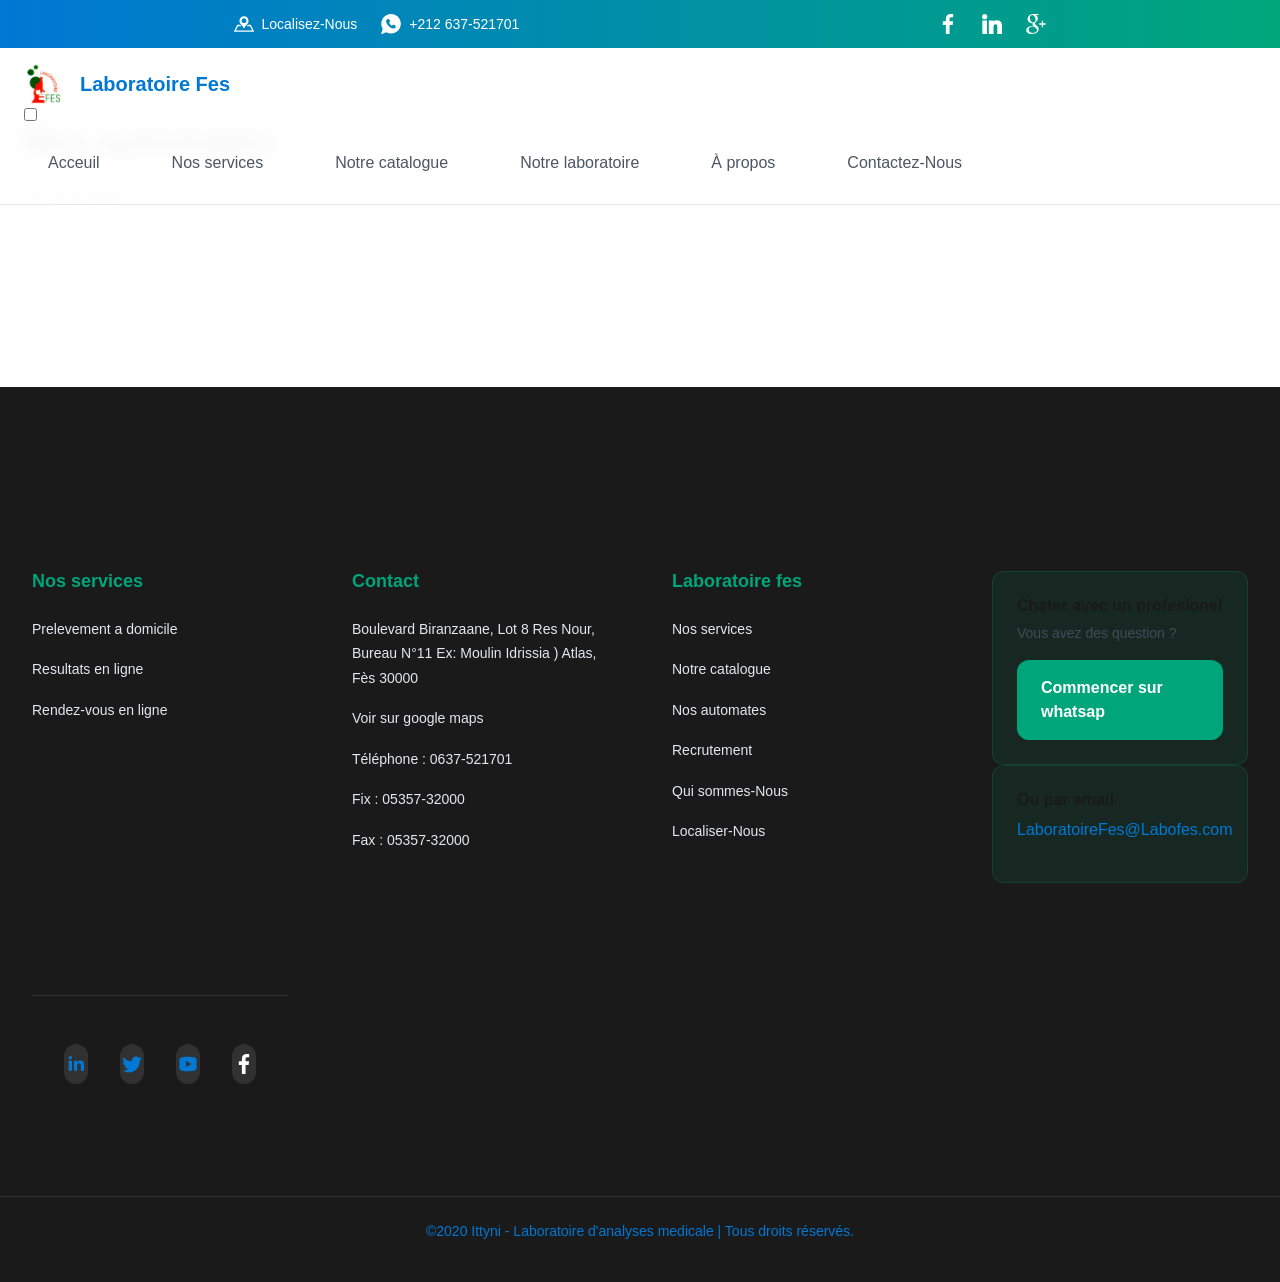
<file: laboratoire-fes/automates.html>
<!DOCTYPE html>
<html lang="en">

<head>
    <title>Automates - laboratoire fes</title>
    <meta charset="utf-8" />
    <meta name="viewport" content="width=device-width, initial-scale=1, shrink-to-fit=no" />
    <meta name="description"
        content="Automates de laboratoire fes " />
    <meta name="keywords"
        content="Automates, materials, appareils" />
    <link rel="stylesheet" type="text/css" href="../style.css" />
    <link rel="stylesheet" type="text/css" href="style.css" />
</head>

<body>
    <!-- Header Contact Infos -->
    <div class="contactheader">
        <section class="adress">
            <div class="infoContact">
                <a href="https://www.google.com/search?sxsrf=ALeKk03tQXfp59Arg9EKCgm6nBEnu4BBQg:1595417527768&ei=ryMYX8qhK46YlwTK5La4AQ&q=laboratoire%20fes&oq=laboratoire+fes+&gs_lcp=CgZwc3ktYWIQAzIECCMQJzIECCMQJzIECCMQJzICCAAyBggAEBYQHjIGCAAQFhAeMgYIABAWEB4yCAgAEBYQChAeMggIABAWEAoQHjIGCAAQFhAeOgQIABBHUIotWKY0YNg2aABwAXgAgAGXAYgBsgeSAQMwLjeYAQCgAQGqAQdnd3Mtd2l6wAEB&sclient=psy-ab&ved=2ahUKEwjI5Yq44eDqAhUG4YUKHcqgDpwQvS4wAHoECAsQIA&uact=5&npsic=0&rflfq=1&rlha=0&rllag=34038480,-5000852,667&tbm=lcl&rldimm=11390766031659291120&lqi=Cg9sYWJvcmF0b2lyZSBmZXNaHgoLbGFib3JhdG9pcmUiD2xhYm9yYXRvaXJlIGZlcw&rldoc=1&tbs=lrf:!1m4!1u3!2m2!3m1!1e1!1m4!1u2!2m2!2m1!1e1!2m1!1e2!2m1!1e3!3sIAE,lf:1,lf_ui:2&rlst=f#rlfi=hd:;si:11390766031659291120,l,Cg9sYWJvcmF0b2lyZSBmZXNaHgoLbGFib3JhdG9pcmUiD2xhYm9yYXRvaXJlIGZlcw;mv:[[34.0678851,-4.963609300000001],[34.0034418,-5.017990999999999]];tbs:lrf:!1m4!1u3!2m2!3m1!1e1!1m4!1u2!2m2!2m1!1e1!2m1!1e2!2m1!1e3!3sIAE,lf:1,lf_ui:2"
                    class="link_head">
                    <img src="../imgs/map.svg" width="20px" height="20px" alt="localisation" />
                    <span>Localisez-Nous</span>
                </a>
            </div>

            <div class="infoContact">
                <a href="https://wa.me/+212637521701" class="link_head">
                    <img src="../imgs/whatssapp.svg" width="20px" height="20px" alt="email" />
                    <span>+212 637-521701</span>
                </a>
            </div>
        </section>
        <section class="social">
            <div class="infoContact">
                <a
                    href="https://fr-fr.facebook.com/pages/category/Medical-Lab/Laboratoire-fes-danalyses-medicales-1619872754944075/">
                    <img src="../imgs/facebook.svg" width="20px" height="20px" alt="facebook" />
                </a>
            </div>
            <div class="infoContact">
                <a href="https://www.linkedin.com/in/labo-fes-9bba88136/?originalSubdomain=ma">
                    <img src="../imgs/linkedin.svg" width="20px" height="20px" alt="linkedin" />
                </a>
            </div>
            <div class="infoContact">
                <a
                    href="https://www.google.com/search?sxsrf=ALeKk03rty6YipnOLsVcGrbdw--a8vspfg%3A1595417519715&ei=ryMYX8qhK46YlwTK5La4AQ&q=laboratoire+fes+&oq=laboratoire+fes+&gs_lcp=CgZwc3ktYWIQAzIECCMQJzIECCMQJzIECCMQJzICCAAyBggAEBYQHjIGCAAQFhAeMgYIABAWEB4yCAgAEBYQChAeMggIABAWEAoQHjIGCAAQFhAeOgQIABBHUIotWKY0YNg2aABwAXgAgAGXAYgBsgeSAQMwLjeYAQCgAQGqAQdnd3Mtd2l6wAEB&sclient=psy-ab&ved=0ahUKEwiKtZ-04eDqAhUOzIUKHUqyDRcQ4dUDCAw&uact=5">
                    <img src="../imgs/google.svg" width="20px" height="20px" alt="google" />
                </a>
            </div>
        </section>
    </div>
    <!-- Header Laboratoire FES -->
    <header class="header">
        <a href="../index.html" class="logo">
            <img src="../imgs/logo.jpg" width="40px" height="40px" alt="Laboratoire Fes logo" />
            <h1 class="logotext">Laboratoire Fes</h1>
        </a>
        <input class="menu-btn" type="checkbox" id="menu-btn" />
        <label class="menu-icon" for="menu-btn"><span class="navicon"></span></label>
        <ul class="menu">
            <li>
                <h2><a href="../index.html">Acceuil</a></h2>
            </li>
            <li class='sub-menu'>
                <h2><a href='#'>Nos services</a></h2>
                <ul class="test">
                    <li><a href='appointement.html'>Rendez-vous</a></li>
                    <li><a href='results.html'>Vos résultats</a></li>
                    <li><a href='sample.html'>Prélèvement à domicile</a></li>
                </ul>
            </li>
            <li>
                <h2><a href="tests_list.html">Notre catalogue</a></h2>
            </li>

            <!-- <h2><a href="#section_automates"></a></h2> -->
            <li class='sub-menu'>
                <h2><a href='#'>Notre laboratoire</a></h2>
                <ul class="test">
                    <li><a href='automates.html'>Nos automates</a></li>
                    <li><a href='recruitement.html'>Recrutements</a></li>
                    <li><a href='team.html'>Notre Équipe</a></li>
                </ul>
            </li>
            <li>
                <h2><a href="about.html">À propos</a></h2>
            </li>
            <li>
                <h2><a href="contact.html">Contactez-Nous</a></h2>
            </li>
        </ul>
    </header>

    <!-- Nos automates -->
    <div class="section_automate">
         <h1>Nos automates</h1>
         <span>En construction..</span>
    </div>

</body>

<div id="section_footer" class="pg-footer">
    <footer class="footer">
        <svg class="footer-wave-svg" xmlns="http://www.w3.org/2000/svg" viewBox="0 0 1200 100"
            preserveAspectRatio="none">
            <path class="footer-wave-path"
                d="M851.8,100c125,0,288.3-45,348.2-64V0H0v44c3.7-1,7.3-1.9,11-2.9C80.7,22,151.7,10.8,223.5,6.3C276.7,2.9,330,4,383,9.8 c52.2,5.7,103.3,16.2,153.4,32.8C623.9,71.3,726.8,100,851.8,100z">
            </path>
        </svg>
        <div class="footer-content">
            <div class="footer-content-column">
                <div class="footer-menu">
                    <h1 class="footer-menu-name">Nos services</h1>
                    <ul id="menu-get-started" class="footer-menu-list">
                        <li class="menu-item menu-item-type-post_type menu-item-object-product">
                            <a href="sample.html">Prelevement a domicile</a>
                        </li>
                        <li class="menu-item menu-item-type-post_type menu-item-object-product">
                            <a href="#">Resultats en ligne</a>
                        </li>
                        <li class="menu-item menu-item-type-post_type menu-item-object-product">
                            <a href="pages/appointement.html">Rendez-vous en ligne</a>
                        </li>
                    </ul>
                </div>
            </div>
            <div class="footer-content-column">
                <div class="footer-menu">
                    <h1 class="footer-menu-name">Contact</h1>
                    <ul id="menu-company" class="footer-menu-list">
                        <li class="menu-item menu-item-type-post_type menu-item-object-page">
                            Boulevard Biranzaane, Lot 8 Res Nour, Bureau N°11 Ex: Moulin
                            Idrissia ) Atlas, Fès 30000
                        </li>
                        <li class="menu-item menu-item-type-taxonomy menu-item-object-category">
                            <a
                                href="https://www.google.com/search?q=laboratoire%20fes&oq=laborat&aqs=chrome.0.69i59l3j69i61l2j69i65l2j69i60.1845j1j7&sourceid=chrome&ie=UTF-8&sxsrf=ALeKk02hl6BHs_4CR7QU8WkxzrDNTdzCSw:1595418073676&npsic=0&rflfq=1&rlha=0&rllag=34038480,-5000852,667&tbm=lcl&rldimm=11390766031659291120&lqi=Cg9sYWJvcmF0b2lyZSBmZXNaHgoLbGFib3JhdG9pcmUiD2xhYm9yYXRvaXJlIGZlcw&ved=2ahUKEwjNvbK84-DqAhUJtRoKHedoDIoQvS4wAHoECAsQIA&rldoc=1&tbs=lrf:!1m4!1u3!2m2!3m1!1e1!1m4!1u2!2m2!2m1!1e1!2m1!1e2!3sIAE,lf:1,lf_ui:2&rlst=f#rlfi=hd:;si:11390766031659291120,l,Cg9sYWJvcmF0b2lyZSBmZXNaHgoLbGFib3JhdG9pcmUiD2xhYm9yYXRvaXJlIGZlcw;mv:[[34.0678851,-4.963609300000001],[34.0034418,-5.017990999999999]];tbs:lrf:!1m4!1u3!2m2!3m1!1e1!1m4!1u2!2m2!2m1!1e1!2m1!1e2!3sIAE,lf:1,lf_ui:2">Voir
                                sur google maps</a>
                        </li>
                        <li class="menu-item menu-item-type-post_type menu-item-object-page">
                            <a href="https://wa.me/+212637521701">Téléphone : 0637-521701</a>
                        </li>
                        <li class="menu-item menu-item-type-post_type menu-item-object-page">
                            <a href="#">Fix : 05357-32000</a>
                        </li>
                        <li class="menu-item menu-item-type-post_type menu-item-object-page">
                            <a href="#">Fax : 05357-32000</a>
                        </li>
                    </ul>
                </div>
            </div>
            <div class="footer-content-column">
                <div class="footer-menu">
                    <h2 class="footer-menu-name">Laboratoire fes</h2>
                    <ul id="menu-quick-links" class="footer-menu-list">
                        <li class="menu-item menu-item-type-custom menu-item-object-custom">
                            <a target="_blank" rel="noopener noreferrer" href="../index.html#section_services">Nos services</a>
                        </li>
                        <li class="menu-item menu-item-type-custom menu-item-object-custom">
                            <a target="_blank" rel="noopener noreferrer" href="tests_list.html">Notre
                                catalogue</a>
                        </li>
                        <li class="menu-item menu-item-type-post_type menu-item-object-page">
                            <a href="automates.html">Nos automates</a>
                        </li>
                        <li class="menu-item menu-item-type-post_type menu-item-object-page">
                            <a href="recruitement.html">Recrutement</a>
                        </li>
                        <li class="menu-item menu-item-type-post_type_archive menu-item-object-customer">
                            <a href="about.html">Qui sommes-Nous</a>
                        </li>
                        <li class="menu-item menu-item-type-post_type menu-item-object-page">
                            <a
                                href="https://www.google.com/search?sxsrf=ALeKk03tQXfp59Arg9EKCgm6nBEnu4BBQg:1595417527768&ei=ryMYX8qhK46YlwTK5La4AQ&q=laboratoire%20fes&oq=laboratoire+fes+&gs_lcp=CgZwc3ktYWIQAzIECCMQJzIECCMQJzIECCMQJzICCAAyBggAEBYQHjIGCAAQFhAeMgYIABAWEB4yCAgAEBYQChAeMggIABAWEAoQHjIGCAAQFhAeOgQIABBHUIotWKY0YNg2aABwAXgAgAGXAYgBsgeSAQMwLjeYAQCgAQGqAQdnd3Mtd2l6wAEB&sclient=psy-ab&ved=2ahUKEwjI5Yq44eDqAhUG4YUKHcqgDpwQvS4wAHoECAsQIA&uact=5&npsic=0&rflfq=1&rlha=0&rllag=34038480,-5000852,667&tbm=lcl&rldimm=11390766031659291120&lqi=Cg9sYWJvcmF0b2lyZSBmZXNaHgoLbGFib3JhdG9pcmUiD2xhYm9yYXRvaXJlIGZlcw&rldoc=1&tbs=lrf:!1m4!1u3!2m2!3m1!1e1!1m4!1u2!2m2!2m1!1e1!2m1!1e2!2m1!1e3!3sIAE,lf:1,lf_ui:2&rlst=f#rlfi=hd:;si:11390766031659291120,l,Cg9sYWJvcmF0b2lyZSBmZXNaHgoLbGFib3JhdG9pcmUiD2xhYm9yYXRvaXJlIGZlcw;mv:[[34.0678851,-4.963609300000001],[34.0034418,-5.017990999999999]];tbs:lrf:!1m4!1u3!2m2!3m1!1e1!1m4!1u2!2m2!2m1!1e1!2m1!1e2!2m1!1e3!3sIAE,lf:1,lf_ui:2">Localiser-Nous</a>
                        </li>
                    </ul>
                </div>
            </div>
            <div class="footer-content-column">
                <div class="footer-call-to-action">
                    <h2 class="footer-call-to-action-title">
                        Chater avec un profesionel
                    </h2>
                    <p class="footer-call-to-action-description">
                        Vous avez des question ?
                    </p>
                    <a class="footer-call-to-action-button button" href="https://wa.me/+212637521701"
                        target="_self">Commencer
                        sur whatsap</a>
                </div>
                <div class="footer-call-to-action">
                    <h2 class="footer-call-to-action-title">Ou par email</h2>
                    <p class="footer-call-to-action-link-wrapper">
                        <a class="footer-call-to-action-link" href="tel:0124-64XXXX"
                            target="_self">LaboratoireFes@Labofes.com</a>
                    </p>
                </div>
            </div>
            <div class="footer-social-links">
                <svg class="footer-social-amoeba-svg" xmlns="http://www.w3.org/2000/svg" viewBox="0 0 236 54">
                    <path class="footer-social-amoeba-path"
                        d="M223.06,43.32c-.77-7.2,1.87-28.47-20-32.53C187.78,8,180.41,18,178.32,20.7s-5.63,10.1-4.07,16.7-.13,15.23-4.06,15.91-8.75-2.9-6.89-7S167.41,36,167.15,33a18.93,18.93,0,0,0-2.64-8.53c-3.44-5.5-8-11.19-19.12-11.19a21.64,21.64,0,0,0-18.31,9.18c-2.08,2.7-5.66,9.6-4.07,16.69s.64,14.32-6.11,13.9S108.35,46.5,112,36.54s-1.89-21.24-4-23.94S96.34,0,85.23,0,57.46,8.84,56.49,24.56s6.92,20.79,7,24.59c.07,2.75-6.43,4.16-12.92,2.38s-4-10.75-3.46-12.38c1.85-6.6-2-14-4.08-16.69a21.62,21.62,0,0,0-18.3-9.18C13.62,13.28,9.06,19,5.62,24.47A18.81,18.81,0,0,0,3,33a21.85,21.85,0,0,0,1.58,9.08,16.58,16.58,0,0,1,1.06,5A6.75,6.75,0,0,1,0,54H236C235.47,54,223.83,50.52,223.06,43.32Z">
                    </path>
                </svg>
                <a class="footer-social-link linkedin"
                    href="https://www.linkedin.com/in/labo-fes-9bba88136/?originalSubdomain=ma" target="_blank">
                    <span class="hidden-link-text">Linkedin</span>
                    <svg class="footer-social-icon-svg" xmlns="http://www.w3.org/2000/svg" viewBox="0 0 30 30">
                        <path class="footer-social-icon-path"
                            d="M9,25H4V10h5V25z M6.501,8C5.118,8,4,6.879,4,5.499S5.12,3,6.501,3C7.879,3,9,4.121,9,5.499C9,6.879,7.879,8,6.501,8z M27,25h-4.807v-7.3c0-1.741-0.033-3.98-2.499-3.98c-2.503,0-2.888,1.896-2.888,3.854V25H12V9.989h4.614v2.051h0.065 c0.642-1.18,2.211-2.424,4.551-2.424c4.87,0,5.77,3.109,5.77,7.151C27,16.767,27,25,27,25z">
                        </path>
                    </svg>
                </a>
                <a class="footer-social-link twitter" href="https://twitter.com/LaboratoireFes?s=09" target="_blank">
                    <span class="hidden-link-text">Twitter</span>
                    <svg class="footer-social-icon-svg" xmlns="http://www.w3.org/2000/svg" viewBox="0 0 26 26">
                        <path class="footer-social-icon-path"
                            d="M 25.855469 5.574219 C 24.914063 5.992188 23.902344 6.273438 22.839844 6.402344 C 23.921875 5.75 24.757813 4.722656 25.148438 3.496094 C 24.132813 4.097656 23.007813 4.535156 21.8125 4.769531 C 20.855469 3.75 19.492188 3.113281 17.980469 3.113281 C 15.082031 3.113281 12.730469 5.464844 12.730469 8.363281 C 12.730469 8.773438 12.777344 9.175781 12.867188 9.558594 C 8.503906 9.339844 4.636719 7.246094 2.046875 4.070313 C 1.59375 4.847656 1.335938 5.75 1.335938 6.714844 C 1.335938 8.535156 2.261719 10.140625 3.671875 11.082031 C 2.808594 11.054688 2 10.820313 1.292969 10.425781 C 1.292969 10.449219 1.292969 10.46875 1.292969 10.492188 C 1.292969 13.035156 3.101563 15.15625 5.503906 15.640625 C 5.0625 15.761719 4.601563 15.824219 4.121094 15.824219 C 3.78125 15.824219 3.453125 15.792969 3.132813 15.730469 C 3.800781 17.8125 5.738281 19.335938 8.035156 19.375 C 6.242188 20.785156 3.976563 21.621094 1.515625 21.621094 C 1.089844 21.621094 0.675781 21.597656 0.265625 21.550781 C 2.585938 23.039063 5.347656 23.90625 8.3125 23.90625 C 17.96875 23.90625 23.25 15.90625 23.25 8.972656 C 23.25 8.742188 23.246094 8.515625 23.234375 8.289063 C 24.261719 7.554688 25.152344 6.628906 25.855469 5.574219 ">
                        </path>
                    </svg>
                </a>
                <a class="footer-social-link youtube"
                    href="https://fr-fr.facebook.com/pages/category/Medical-Lab/Laboratoire-fes-danalyses-medicales-1619872754944075/"
                    target="_blank">
                    <span class="hidden-link-text">Youtube</span>
                    <svg class="footer-social-icon-svg" xmlns="http://www.w3.org/2000/svg" viewBox="0 0 30 30">
                        <path class="footer-social-icon-path"
                            d="M 15 4 C 10.814 4 5.3808594 5.0488281 5.3808594 5.0488281 L 5.3671875 5.0644531 C 3.4606632 5.3693645 2 7.0076245 2 9 L 2 15 L 2 15.001953 L 2 21 L 2 21.001953 A 4 4 0 0 0 5.3769531 24.945312 L 5.3808594 24.951172 C 5.3808594 24.951172 10.814 26.001953 15 26.001953 C 19.186 26.001953 24.619141 24.951172 24.619141 24.951172 L 24.621094 24.949219 A 4 4 0 0 0 28 21.001953 L 28 21 L 28 15.001953 L 28 15 L 28 9 A 4 4 0 0 0 24.623047 5.0546875 L 24.619141 5.0488281 C 24.619141 5.0488281 19.186 4 15 4 z M 12 10.398438 L 20 15 L 12 19.601562 L 12 10.398438 z">
                        </path>
                    </svg>
                </a>
                <a class="footer-social-link github"
                    href="https://fr-fr.facebook.com/pages/category/Medical-Lab/Laboratoire-fes-danalyses-medicales-1619872754944075/"
                    target="_blank">
                    <span class="hidden-link-text">Facebook</span>
                    <svg class="footer-social-icon-svg" version="1.1" id="Capa_1" xmlns="http://www.w3.org/2000/svg"
                        xmlns:xlink="http://www.w3.org/1999/xlink" x="0px" y="0px" viewBox="0 0 155.139 155.139"
                        style="enable-background: new 0 0 155.139 155.139;" xml:space="preserve">
                        <g>
                            <path id="f_1_" style="fill: #fff;" d="M89.584,155.139V84.378h23.742l3.562-27.585H89.584V39.184
		c0-7.984,2.208-13.425,13.67-13.425l14.595-0.006V1.08C115.325,0.752,106.661,0,96.577,0C75.52,0,61.104,12.853,61.104,36.452
		v20.341H37.29v27.585h23.814v70.761H89.584z" />
                        </g>
                        <g></g>
                        <g></g>
                        <g></g>
                        <g></g>
                        <g></g>
                        <g></g>
                        <g></g>
                        <g></g>
                        <g></g>
                        <g></g>
                        <g></g>
                        <g></g>
                        <g></g>
                        <g></g>
                        <g></g>
                    </svg>
                </a>
            </div>
        </div>
        <div class="footer-copyright">
            <div class="footer-copyright-wrapper">
                <p class="footer-copyright-text">
                    <a class="footer-copyright-link"
                        href="https://ittyni.com/website/analyses-medicales/Listes-prix-analyses-medicales/maroc"
                        target="_self">
                        ©2020 Ittyni - Laboratoire d'analyses medicale | Tous droits
                        réservés.
                    </a>
                </p>
            </div>
        </div>
    </footer>
</div>
<script src="../main.js" defer></script>
</body>

</html>
</file>
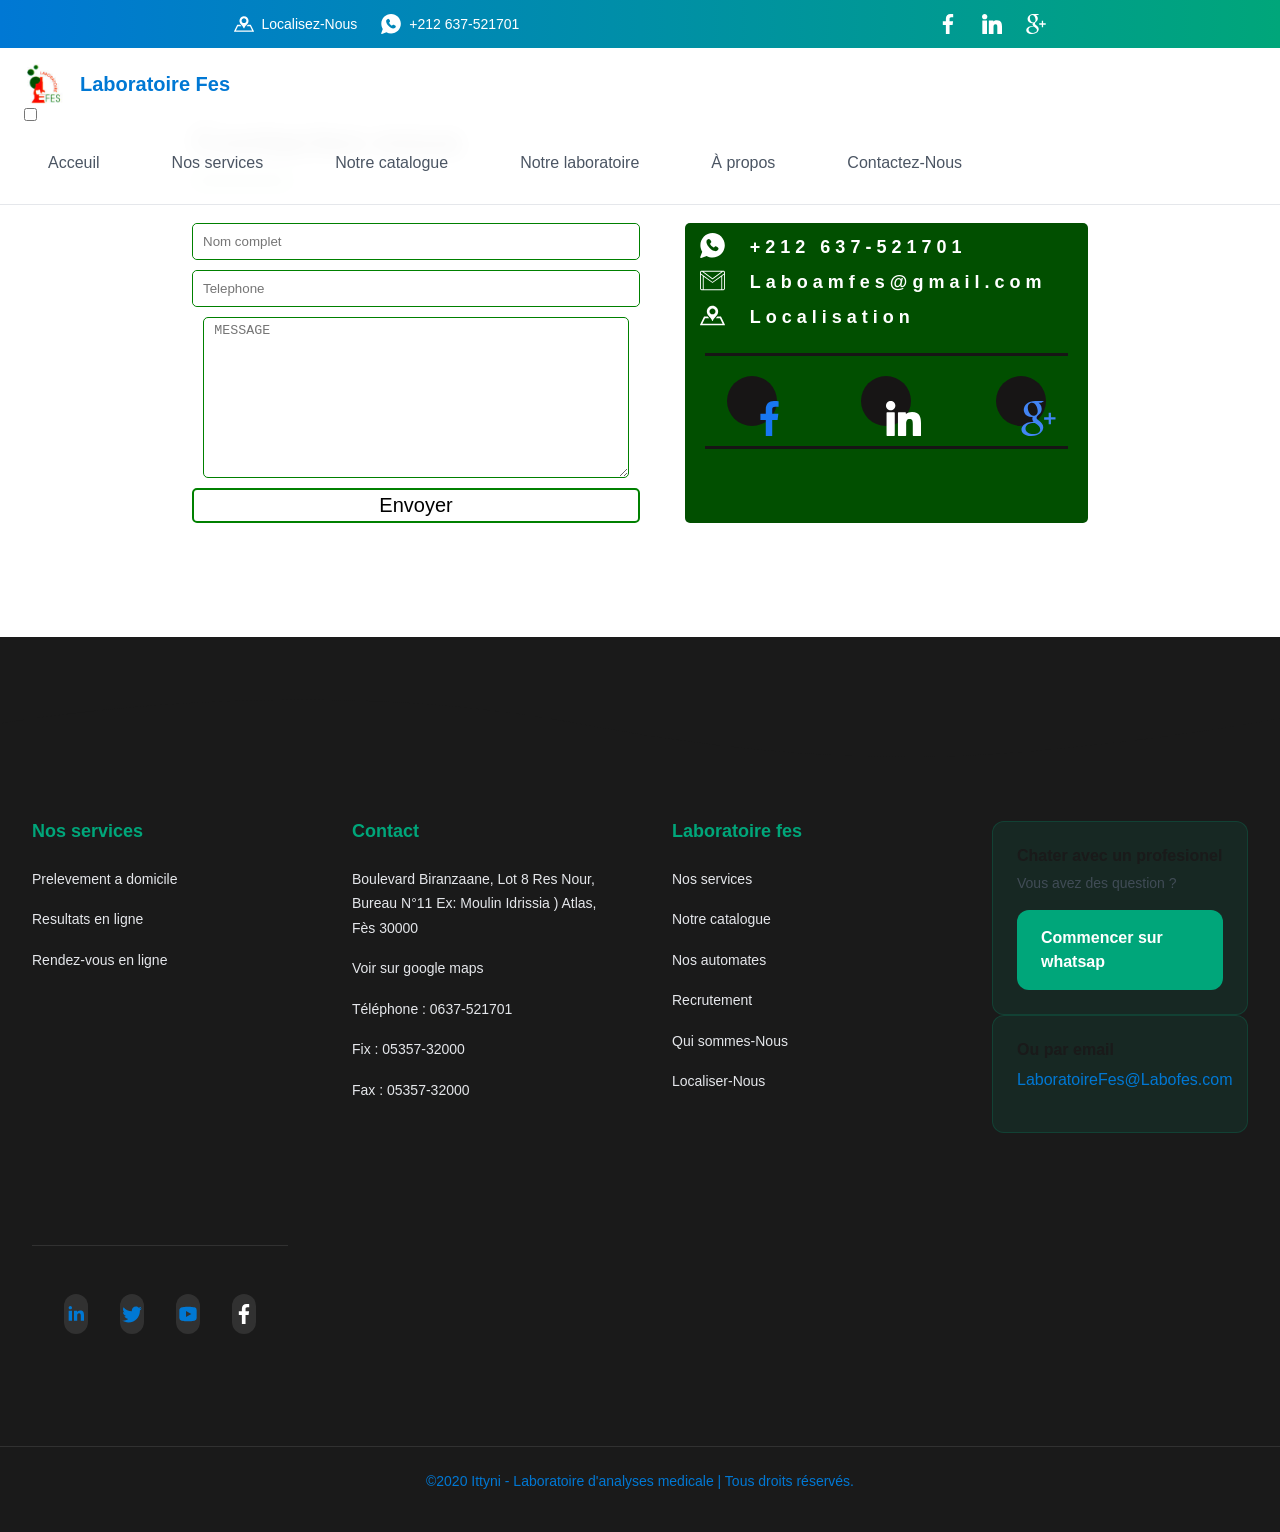
<file: laboratoire-fes/contact.html>
<!DOCTYPE html>
<html lang="en">

<head>
    <title>prenez rendez-vous gratuitement en ligne</title>
    <meta charset="utf-8" />
    <meta name="viewport" content="width=device-width, initial-scale=1, shrink-to-fit=no" />
    <meta name="description"
        content="la prise des rendez-vous en ligne gratuitement en laboratoire de biologie médicale et des analyses medicale" />
    <meta name="keywords"
        content="reservation, prise , rendez-vous en ligne en laboratoire des analyses medicale et de biologie medicale, prélèvement ,localisation, tele, fax, fix, whatsapp" />
    <link rel="stylesheet" type="text/css" href="../style.css" />
    <link rel="stylesheet" type="text/css" href="style.css" />
</head>

<body>
    <!-- Header Contact Infos -->
    <div class="contactheader">
        <section class="adress">
            <div class="infoContact">
                <a href="https://www.google.com/search?sxsrf=ALeKk03tQXfp59Arg9EKCgm6nBEnu4BBQg:1595417527768&ei=ryMYX8qhK46YlwTK5La4AQ&q=laboratoire%20fes&oq=laboratoire+fes+&gs_lcp=CgZwc3ktYWIQAzIECCMQJzIECCMQJzIECCMQJzICCAAyBggAEBYQHjIGCAAQFhAeMgYIABAWEB4yCAgAEBYQChAeMggIABAWEAoQHjIGCAAQFhAeOgQIABBHUIotWKY0YNg2aABwAXgAgAGXAYgBsgeSAQMwLjeYAQCgAQGqAQdnd3Mtd2l6wAEB&sclient=psy-ab&ved=2ahUKEwjI5Yq44eDqAhUG4YUKHcqgDpwQvS4wAHoECAsQIA&uact=5&npsic=0&rflfq=1&rlha=0&rllag=34038480,-5000852,667&tbm=lcl&rldimm=11390766031659291120&lqi=Cg9sYWJvcmF0b2lyZSBmZXNaHgoLbGFib3JhdG9pcmUiD2xhYm9yYXRvaXJlIGZlcw&rldoc=1&tbs=lrf:!1m4!1u3!2m2!3m1!1e1!1m4!1u2!2m2!2m1!1e1!2m1!1e2!2m1!1e3!3sIAE,lf:1,lf_ui:2&rlst=f#rlfi=hd:;si:11390766031659291120,l,Cg9sYWJvcmF0b2lyZSBmZXNaHgoLbGFib3JhdG9pcmUiD2xhYm9yYXRvaXJlIGZlcw;mv:[[34.0678851,-4.963609300000001],[34.0034418,-5.017990999999999]];tbs:lrf:!1m4!1u3!2m2!3m1!1e1!1m4!1u2!2m2!2m1!1e1!2m1!1e2!2m1!1e3!3sIAE,lf:1,lf_ui:2"
                    class="link_head">
                    <img src="../imgs/map.svg" width="20px" height="20px" alt="localisation" />
                    <span>Localisez-Nous</span>
                </a>
            </div>

            <div class="infoContact">
                <a href="https://wa.me/+212637521701" class="link_head">
                    <img src="../imgs/whatssapp.svg" width="20px" height="20px" alt="email" />
                    <span>+212 637-521701</span>
                </a>
            </div>
        </section>
        <section class="social">
            <div class="infoContact">
                <a
                    href="https://fr-fr.facebook.com/pages/category/Medical-Lab/Laboratoire-fes-danalyses-medicales-1619872754944075/">
                    <img src="../imgs/facebook.svg" width="20px" height="20px" alt="facebook" />
                </a>
            </div>
            <div class="infoContact">
                <a href="https://www.linkedin.com/in/labo-fes-9bba88136/?originalSubdomain=ma">
                    <img src="../imgs/linkedin.svg" width="20px" height="20px" alt="linkedin" />
                </a>
            </div>
            <div class="infoContact">
                <a
                    href="https://www.google.com/search?sxsrf=ALeKk03rty6YipnOLsVcGrbdw--a8vspfg%3A1595417519715&ei=ryMYX8qhK46YlwTK5La4AQ&q=laboratoire+fes+&oq=laboratoire+fes+&gs_lcp=CgZwc3ktYWIQAzIECCMQJzIECCMQJzIECCMQJzICCAAyBggAEBYQHjIGCAAQFhAeMgYIABAWEB4yCAgAEBYQChAeMggIABAWEAoQHjIGCAAQFhAeOgQIABBHUIotWKY0YNg2aABwAXgAgAGXAYgBsgeSAQMwLjeYAQCgAQGqAQdnd3Mtd2l6wAEB&sclient=psy-ab&ved=0ahUKEwiKtZ-04eDqAhUOzIUKHUqyDRcQ4dUDCAw&uact=5">
                    <img src="../imgs/google.svg" width="20px" height="20px" alt="google" />
                </a>
            </div>
        </section>
    </div>
    <!-- Header Laboratoire FES -->
    <header class="header">
        <a href="../index.html" class="logo">
            <img src="../imgs/logo.jpg" width="40px" height="40px" alt="Laboratoire Fes logo" />
            <h1 class="logotext">Laboratoire Fes</h1>
        </a>
        <input class="menu-btn" type="checkbox" id="menu-btn" />
        <label class="menu-icon" for="menu-btn"><span class="navicon"></span></label>
        <ul class="menu">
            <li>
                <h2><a href="../index.html">Acceuil</a></h2>
            </li>
            <li class='sub-menu'>
                <h2><a href='#'>Nos services</a></h2>
                <ul class="test">
                    <li><a href='appointement.html'>Rendez-vous</a></li>
                    <li><a href='results.html'>Vos résultats</a></li>
                    <li><a href='sample.html'>Prélèvement à domicile</a></li>
                </ul>
            </li>
            <li>
                <h2><a href="tests_list.html">Notre catalogue</a></h2>
            </li>

            <!-- <h2><a href="#section_automates"></a></h2> -->
            <li class='sub-menu'>
                <h2><a href='#'>Notre laboratoire</a></h2>
                <ul class="test">
                    <li><a href='automates.html'>Nos automates</a></li>
                    <li><a href='recruitement.html'>Recrutements</a></li>
                    <li><a href='team.html'>Notre Équipe</a></li>
                </ul>
            </li>
            <li>
                <h2><a href="about.html">À propos</a></h2>
            </li>
            <li>
                <h2><a href="contact.html">Contactez-Nous</a></h2>
            </li>
        </ul>
    </header>

    <!-- Contact infos -->
    <div class="contact_contact">
        <div class="contact_contact_sous">
            <div>
                <h1 class="title_cont_cont">Contactez-nous</h1>
                <div class="line_decor"></div>
            </div>
            <div class="infos_contact_form">
                <form class="frm_cont">
                    <div class="contact_form_form">
                        <div class="div_inp_cont">
                            <input type="text" class="inp-control" id="name" placeholder="Nom complet" name="name"
                                value="">
                        </div>
                        <div class="div_inp_cont">
                            <input type="text" class="inp-control" id="tele" placeholder="Telephone" name="tele"
                                value="">
                        </div>
                        <textarea class="form-control" rows="10" placeholder="MESSAGE" name="message"></textarea>
                        <button class="send_mgs">Envoyer</button>
                    </div>
                </form>

                <div class="infos_contact_contact">
                    <div class="infos_cont_sec">
                        <a class="link_inf_cont">
                            <img class="cont_img_inf" src="../imgs/whatssapp.svg" />
                            <h2 class="ti_cont_inf">+212 637-521701</h2>
                        </a>
                    </div>
                    <div class="infos_cont_sec">
                        <a class="link_inf_cont">
                            <img class="cont_img_inf" src="../imgs/gmail.svg" />
                            <h2 class="ti_cont_inf">Laboamfes@gmail.com</h2>
                        </a>
                    </div>
                    <div class="infos_cont_sec">
                        <a class="link_inf_cont">
                            <img class="cont_img_inf" src="../imgs/map.svg" />
                            <h2 class="ti_cont_inf">Localisation</h2>
                        </a>
                    </div>

                    <div class="social_inf_contact">
                        <div class="line_social"></div>
                        <div class="con_social_links">
                            <div class="soc_hover">
                                <a class="soc_hover_link">
                                    <img class="img_hover_link" src="../imgs/facebook.svg" />
                                </a>
                            </div>
                            <div class="soc_hover">
                                <a class="soc_hover_link">
                                    <img class="img_hover_link" src="../imgs/linkedin.svg" />
                                </a>
                            </div>
                            <div class="soc_hover">
                                <a class="soc_hover_link">
                                    <img class="img_hover_link" src="../imgs/google.svg" />
                                </a>
                            </div>
                        </div>
                        <div class="line_social"></div>
                    </div>

                </div>
            </div>
            <!-- Localisation map -->
            <!-- <div class="container_localization">
                <div>
                    <h1 class="title_cont_cont">Localisez-nous</h1>
                    <div class="line_decor"></div>
                </div>
                <div class="map_carte">map</div>
            </div> -->
        </div>
    </div>
    <!--End Contact Address Area-->
</body>

<div id="section_footer" class="pg-footer">
    <footer class="footer">
        <svg class="footer-wave-svg" xmlns="http://www.w3.org/2000/svg" viewBox="0 0 1200 100"
            preserveAspectRatio="none">
            <path class="footer-wave-path"
                d="M851.8,100c125,0,288.3-45,348.2-64V0H0v44c3.7-1,7.3-1.9,11-2.9C80.7,22,151.7,10.8,223.5,6.3C276.7,2.9,330,4,383,9.8 c52.2,5.7,103.3,16.2,153.4,32.8C623.9,71.3,726.8,100,851.8,100z">
            </path>
        </svg>
        <div class="footer-content">
            <div class="footer-content-column">
                <div class="footer-menu">
                    <h1 class="footer-menu-name">Nos services</h1>
                    <ul id="menu-get-started" class="footer-menu-list">
                        <li class="menu-item menu-item-type-post_type menu-item-object-product">
                            <a href="sample.html">Prelevement a domicile</a>
                        </li>
                        <li class="menu-item menu-item-type-post_type menu-item-object-product">
                            <a href="#">Resultats en ligne</a>
                        </li>
                        <li class="menu-item menu-item-type-post_type menu-item-object-product">
                            <a href="pages/appointement.html">Rendez-vous en ligne</a>
                        </li>
                    </ul>
                </div>
            </div>
            <div class="footer-content-column">
                <div class="footer-menu">
                    <h1 class="footer-menu-name">Contact</h1>
                    <ul id="menu-company" class="footer-menu-list">
                        <li class="menu-item menu-item-type-post_type menu-item-object-page">
                            Boulevard Biranzaane, Lot 8 Res Nour, Bureau N°11 Ex: Moulin
                            Idrissia ) Atlas, Fès 30000
                        </li>
                        <li class="menu-item menu-item-type-taxonomy menu-item-object-category">
                            <a
                                href="https://www.google.com/search?q=laboratoire%20fes&oq=laborat&aqs=chrome.0.69i59l3j69i61l2j69i65l2j69i60.1845j1j7&sourceid=chrome&ie=UTF-8&sxsrf=ALeKk02hl6BHs_4CR7QU8WkxzrDNTdzCSw:1595418073676&npsic=0&rflfq=1&rlha=0&rllag=34038480,-5000852,667&tbm=lcl&rldimm=11390766031659291120&lqi=Cg9sYWJvcmF0b2lyZSBmZXNaHgoLbGFib3JhdG9pcmUiD2xhYm9yYXRvaXJlIGZlcw&ved=2ahUKEwjNvbK84-DqAhUJtRoKHedoDIoQvS4wAHoECAsQIA&rldoc=1&tbs=lrf:!1m4!1u3!2m2!3m1!1e1!1m4!1u2!2m2!2m1!1e1!2m1!1e2!3sIAE,lf:1,lf_ui:2&rlst=f#rlfi=hd:;si:11390766031659291120,l,Cg9sYWJvcmF0b2lyZSBmZXNaHgoLbGFib3JhdG9pcmUiD2xhYm9yYXRvaXJlIGZlcw;mv:[[34.0678851,-4.963609300000001],[34.0034418,-5.017990999999999]];tbs:lrf:!1m4!1u3!2m2!3m1!1e1!1m4!1u2!2m2!2m1!1e1!2m1!1e2!3sIAE,lf:1,lf_ui:2">Voir
                                sur google maps</a>
                        </li>
                        <li class="menu-item menu-item-type-post_type menu-item-object-page">
                            <a href="https://wa.me/+212637521701">Téléphone : 0637-521701</a>
                        </li>
                        <li class="menu-item menu-item-type-post_type menu-item-object-page">
                            <a href="#">Fix : 05357-32000</a>
                        </li>
                        <li class="menu-item menu-item-type-post_type menu-item-object-page">
                            <a href="#">Fax : 05357-32000</a>
                        </li>
                    </ul>
                </div>
            </div>
            <div class="footer-content-column">
                <div class="footer-menu">
                    <h2 class="footer-menu-name">Laboratoire fes</h2>
                    <ul id="menu-quick-links" class="footer-menu-list">
                        <li class="menu-item menu-item-type-custom menu-item-object-custom">
                            <a target="_blank" rel="noopener noreferrer" href="../index.html#section_services">Nos services</a>
                        </li>
                        <li class="menu-item menu-item-type-custom menu-item-object-custom">
                            <a target="_blank" rel="noopener noreferrer" href="tests_list.html">Notre
                                catalogue</a>
                        </li>
                        <li class="menu-item menu-item-type-post_type menu-item-object-page">
                            <a href="automates.html">Nos automates</a>
                        </li>
                        <li class="menu-item menu-item-type-post_type menu-item-object-page">
                            <a href="recruitement.html">Recrutement</a>
                        </li>
                        <li class="menu-item menu-item-type-post_type_archive menu-item-object-customer">
                            <a href="about.html">Qui sommes-Nous</a>
                        </li>
                        <li class="menu-item menu-item-type-post_type menu-item-object-page">
                            <a
                                href="https://www.google.com/search?sxsrf=ALeKk03tQXfp59Arg9EKCgm6nBEnu4BBQg:1595417527768&ei=ryMYX8qhK46YlwTK5La4AQ&q=laboratoire%20fes&oq=laboratoire+fes+&gs_lcp=CgZwc3ktYWIQAzIECCMQJzIECCMQJzIECCMQJzICCAAyBggAEBYQHjIGCAAQFhAeMgYIABAWEB4yCAgAEBYQChAeMggIABAWEAoQHjIGCAAQFhAeOgQIABBHUIotWKY0YNg2aABwAXgAgAGXAYgBsgeSAQMwLjeYAQCgAQGqAQdnd3Mtd2l6wAEB&sclient=psy-ab&ved=2ahUKEwjI5Yq44eDqAhUG4YUKHcqgDpwQvS4wAHoECAsQIA&uact=5&npsic=0&rflfq=1&rlha=0&rllag=34038480,-5000852,667&tbm=lcl&rldimm=11390766031659291120&lqi=Cg9sYWJvcmF0b2lyZSBmZXNaHgoLbGFib3JhdG9pcmUiD2xhYm9yYXRvaXJlIGZlcw&rldoc=1&tbs=lrf:!1m4!1u3!2m2!3m1!1e1!1m4!1u2!2m2!2m1!1e1!2m1!1e2!2m1!1e3!3sIAE,lf:1,lf_ui:2&rlst=f#rlfi=hd:;si:11390766031659291120,l,Cg9sYWJvcmF0b2lyZSBmZXNaHgoLbGFib3JhdG9pcmUiD2xhYm9yYXRvaXJlIGZlcw;mv:[[34.0678851,-4.963609300000001],[34.0034418,-5.017990999999999]];tbs:lrf:!1m4!1u3!2m2!3m1!1e1!1m4!1u2!2m2!2m1!1e1!2m1!1e2!2m1!1e3!3sIAE,lf:1,lf_ui:2">Localiser-Nous</a>
                        </li>
                    </ul>
                </div>
            </div>
            <div class="footer-content-column">
                <div class="footer-call-to-action">
                    <h2 class="footer-call-to-action-title">
                        Chater avec un profesionel
                    </h2>
                    <p class="footer-call-to-action-description">
                        Vous avez des question ?
                    </p>
                    <a class="footer-call-to-action-button button" href="https://wa.me/+212637521701"
                        target="_self">Commencer
                        sur whatsap</a>
                </div>
                <div class="footer-call-to-action">
                    <h2 class="footer-call-to-action-title">Ou par email</h2>
                    <p class="footer-call-to-action-link-wrapper">
                        <a class="footer-call-to-action-link" href="tel:0124-64XXXX"
                            target="_self">LaboratoireFes@Labofes.com</a>
                    </p>
                </div>
            </div>
            <div class="footer-social-links">
                <svg class="footer-social-amoeba-svg" xmlns="http://www.w3.org/2000/svg" viewBox="0 0 236 54">
                    <path class="footer-social-amoeba-path"
                        d="M223.06,43.32c-.77-7.2,1.87-28.47-20-32.53C187.78,8,180.41,18,178.32,20.7s-5.63,10.1-4.07,16.7-.13,15.23-4.06,15.91-8.75-2.9-6.89-7S167.41,36,167.15,33a18.93,18.93,0,0,0-2.64-8.53c-3.44-5.5-8-11.19-19.12-11.19a21.64,21.64,0,0,0-18.31,9.18c-2.08,2.7-5.66,9.6-4.07,16.69s.64,14.32-6.11,13.9S108.35,46.5,112,36.54s-1.89-21.24-4-23.94S96.34,0,85.23,0,57.46,8.84,56.49,24.56s6.92,20.79,7,24.59c.07,2.75-6.43,4.16-12.92,2.38s-4-10.75-3.46-12.38c1.85-6.6-2-14-4.08-16.69a21.62,21.62,0,0,0-18.3-9.18C13.62,13.28,9.06,19,5.62,24.47A18.81,18.81,0,0,0,3,33a21.85,21.85,0,0,0,1.58,9.08,16.58,16.58,0,0,1,1.06,5A6.75,6.75,0,0,1,0,54H236C235.47,54,223.83,50.52,223.06,43.32Z">
                    </path>
                </svg>
                <a class="footer-social-link linkedin"
                    href="https://www.linkedin.com/in/labo-fes-9bba88136/?originalSubdomain=ma" target="_blank">
                    <span class="hidden-link-text">Linkedin</span>
                    <svg class="footer-social-icon-svg" xmlns="http://www.w3.org/2000/svg" viewBox="0 0 30 30">
                        <path class="footer-social-icon-path"
                            d="M9,25H4V10h5V25z M6.501,8C5.118,8,4,6.879,4,5.499S5.12,3,6.501,3C7.879,3,9,4.121,9,5.499C9,6.879,7.879,8,6.501,8z M27,25h-4.807v-7.3c0-1.741-0.033-3.98-2.499-3.98c-2.503,0-2.888,1.896-2.888,3.854V25H12V9.989h4.614v2.051h0.065 c0.642-1.18,2.211-2.424,4.551-2.424c4.87,0,5.77,3.109,5.77,7.151C27,16.767,27,25,27,25z">
                        </path>
                    </svg>
                </a>
                <a class="footer-social-link twitter" href="https://twitter.com/LaboratoireFes?s=09" target="_blank">
                    <span class="hidden-link-text">Twitter</span>
                    <svg class="footer-social-icon-svg" xmlns="http://www.w3.org/2000/svg" viewBox="0 0 26 26">
                        <path class="footer-social-icon-path"
                            d="M 25.855469 5.574219 C 24.914063 5.992188 23.902344 6.273438 22.839844 6.402344 C 23.921875 5.75 24.757813 4.722656 25.148438 3.496094 C 24.132813 4.097656 23.007813 4.535156 21.8125 4.769531 C 20.855469 3.75 19.492188 3.113281 17.980469 3.113281 C 15.082031 3.113281 12.730469 5.464844 12.730469 8.363281 C 12.730469 8.773438 12.777344 9.175781 12.867188 9.558594 C 8.503906 9.339844 4.636719 7.246094 2.046875 4.070313 C 1.59375 4.847656 1.335938 5.75 1.335938 6.714844 C 1.335938 8.535156 2.261719 10.140625 3.671875 11.082031 C 2.808594 11.054688 2 10.820313 1.292969 10.425781 C 1.292969 10.449219 1.292969 10.46875 1.292969 10.492188 C 1.292969 13.035156 3.101563 15.15625 5.503906 15.640625 C 5.0625 15.761719 4.601563 15.824219 4.121094 15.824219 C 3.78125 15.824219 3.453125 15.792969 3.132813 15.730469 C 3.800781 17.8125 5.738281 19.335938 8.035156 19.375 C 6.242188 20.785156 3.976563 21.621094 1.515625 21.621094 C 1.089844 21.621094 0.675781 21.597656 0.265625 21.550781 C 2.585938 23.039063 5.347656 23.90625 8.3125 23.90625 C 17.96875 23.90625 23.25 15.90625 23.25 8.972656 C 23.25 8.742188 23.246094 8.515625 23.234375 8.289063 C 24.261719 7.554688 25.152344 6.628906 25.855469 5.574219 ">
                        </path>
                    </svg>
                </a>
                <a class="footer-social-link youtube"
                    href="https://fr-fr.facebook.com/pages/category/Medical-Lab/Laboratoire-fes-danalyses-medicales-1619872754944075/"
                    target="_blank">
                    <span class="hidden-link-text">Youtube</span>
                    <svg class="footer-social-icon-svg" xmlns="http://www.w3.org/2000/svg" viewBox="0 0 30 30">
                        <path class="footer-social-icon-path"
                            d="M 15 4 C 10.814 4 5.3808594 5.0488281 5.3808594 5.0488281 L 5.3671875 5.0644531 C 3.4606632 5.3693645 2 7.0076245 2 9 L 2 15 L 2 15.001953 L 2 21 L 2 21.001953 A 4 4 0 0 0 5.3769531 24.945312 L 5.3808594 24.951172 C 5.3808594 24.951172 10.814 26.001953 15 26.001953 C 19.186 26.001953 24.619141 24.951172 24.619141 24.951172 L 24.621094 24.949219 A 4 4 0 0 0 28 21.001953 L 28 21 L 28 15.001953 L 28 15 L 28 9 A 4 4 0 0 0 24.623047 5.0546875 L 24.619141 5.0488281 C 24.619141 5.0488281 19.186 4 15 4 z M 12 10.398438 L 20 15 L 12 19.601562 L 12 10.398438 z">
                        </path>
                    </svg>
                </a>
                <a class="footer-social-link github"
                    href="https://fr-fr.facebook.com/pages/category/Medical-Lab/Laboratoire-fes-danalyses-medicales-1619872754944075/"
                    target="_blank">
                    <span class="hidden-link-text">Facebook</span>
                    <svg class="footer-social-icon-svg" version="1.1" id="Capa_1" xmlns="http://www.w3.org/2000/svg"
                        xmlns:xlink="http://www.w3.org/1999/xlink" x="0px" y="0px" viewBox="0 0 155.139 155.139"
                        style="enable-background: new 0 0 155.139 155.139;" xml:space="preserve">
                        <g>
                            <path id="f_1_" style="fill: #fff;" d="M89.584,155.139V84.378h23.742l3.562-27.585H89.584V39.184
		c0-7.984,2.208-13.425,13.67-13.425l14.595-0.006V1.08C115.325,0.752,106.661,0,96.577,0C75.52,0,61.104,12.853,61.104,36.452
		v20.341H37.29v27.585h23.814v70.761H89.584z" />
                        </g>
                        <g></g>
                        <g></g>
                        <g></g>
                        <g></g>
                        <g></g>
                        <g></g>
                        <g></g>
                        <g></g>
                        <g></g>
                        <g></g>
                        <g></g>
                        <g></g>
                        <g></g>
                        <g></g>
                        <g></g>
                    </svg>
                </a>
            </div>
        </div>
        <div class="footer-copyright">
            <div class="footer-copyright-wrapper">
                <p class="footer-copyright-text">
                    <a class="footer-copyright-link"
                        href="https://ittyni.com/website/analyses-medicales/Listes-prix-analyses-medicales/maroc"
                        target="_self">
                        ©2020 Ittyni - Laboratoire d'analyses medicale | Tous droits
                        réservés.
                    </a>
                </p>
            </div>
        </div>
    </footer>
</div>
<script src="../main.js"></script>
</body>

</html>
</file>
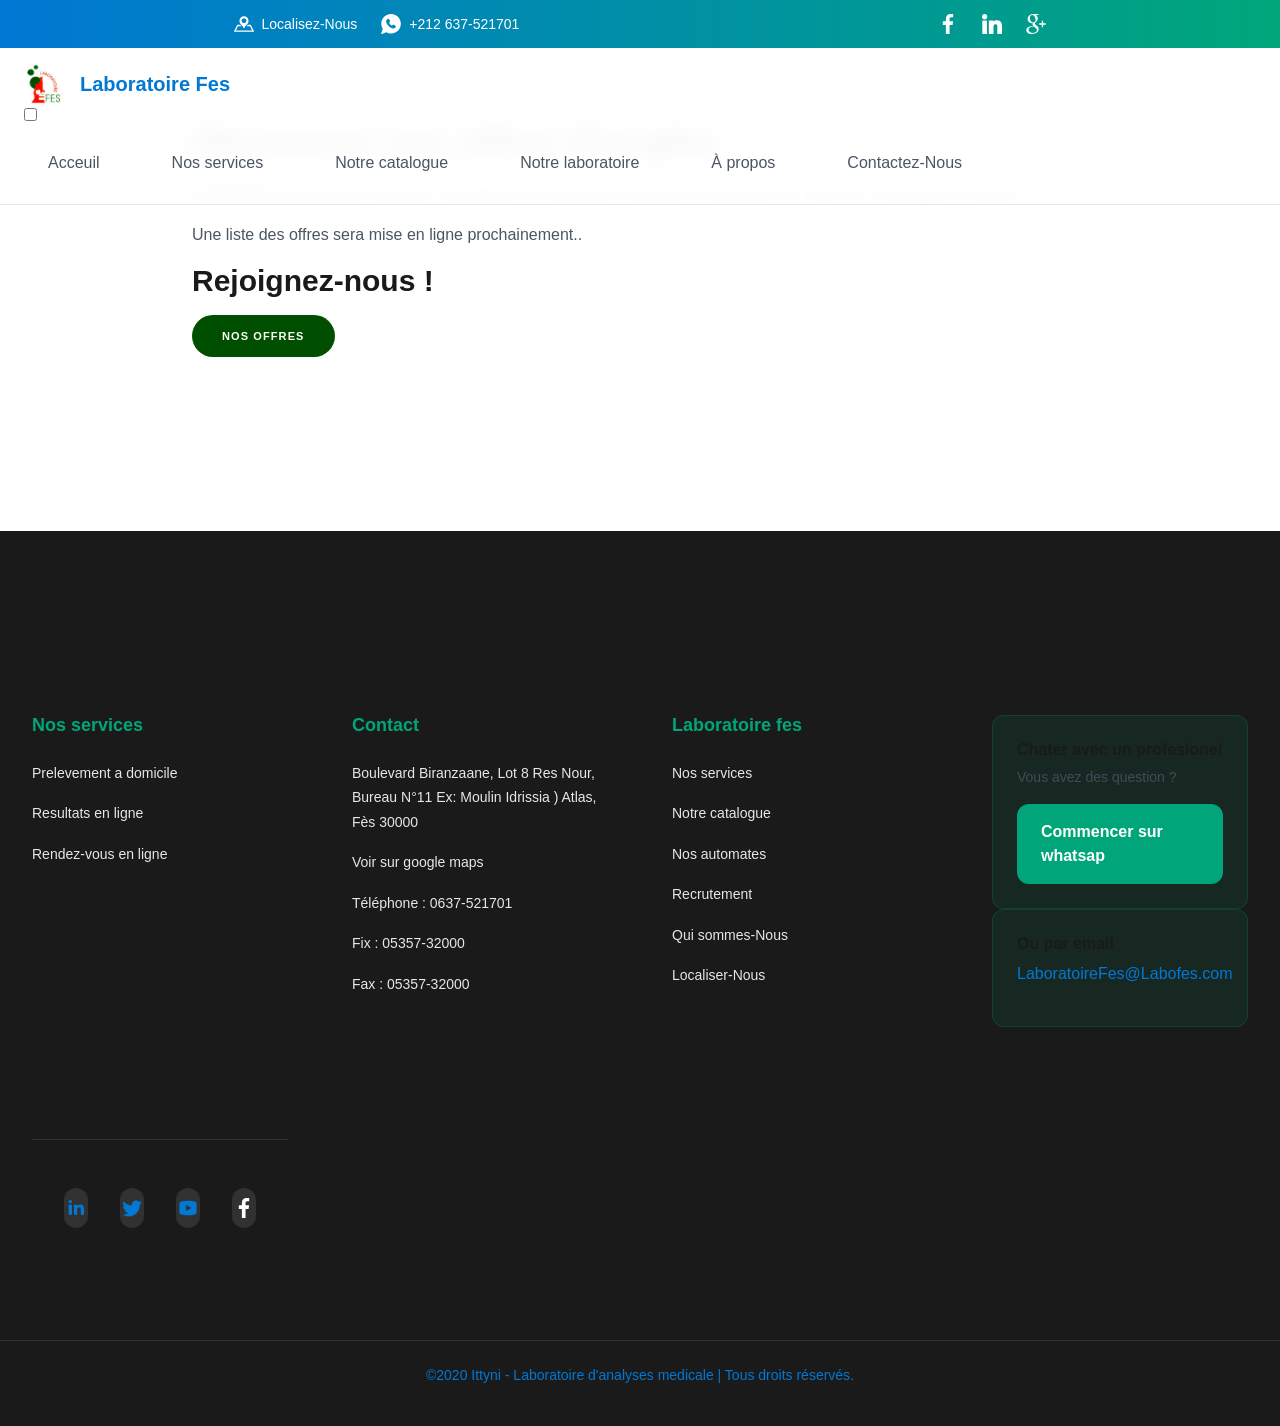
<file: laboratoire-fes/recruitement.html>
<!DOCTYPE html>
<html lang="en">

<head>
  <title>
    Recrutements et offres d'emploi - laboratoire fes
  </title>
  <meta charset="utf-8" />
  <meta name="viewport" content="width=device-width, initial-scale=1, shrink-to-fit=no" />

  <meta name="description" content="Rejoignez-nous ! Retrouvez tous nos postes disponibles - Laboratoire fes" />
  <meta name="keywords" content="Rejoignez-nous ! Retrouvez tous nos postes disponibles - Laboratoire fes" />
  <link rel="icon" type="image/png" href="imgs/logo.jpg" />
  <link rel="stylesheet" type="text/css" href="style.css" />
  <link rel="stylesheet" type="text/css" href="../style.css" />
</head>

<body>
  <!-- Header Contact Infos -->
  <div class="contactheader">
    <section class="adress">
      <div class="infoContact">
        <a href="https://www.google.com/search?sxsrf=ALeKk03tQXfp59Arg9EKCgm6nBEnu4BBQg:1595417527768&ei=ryMYX8qhK46YlwTK5La4AQ&q=laboratoire%20fes&oq=laboratoire+fes+&gs_lcp=CgZwc3ktYWIQAzIECCMQJzIECCMQJzIECCMQJzICCAAyBggAEBYQHjIGCAAQFhAeMgYIABAWEB4yCAgAEBYQChAeMggIABAWEAoQHjIGCAAQFhAeOgQIABBHUIotWKY0YNg2aABwAXgAgAGXAYgBsgeSAQMwLjeYAQCgAQGqAQdnd3Mtd2l6wAEB&sclient=psy-ab&ved=2ahUKEwjI5Yq44eDqAhUG4YUKHcqgDpwQvS4wAHoECAsQIA&uact=5&npsic=0&rflfq=1&rlha=0&rllag=34038480,-5000852,667&tbm=lcl&rldimm=11390766031659291120&lqi=Cg9sYWJvcmF0b2lyZSBmZXNaHgoLbGFib3JhdG9pcmUiD2xhYm9yYXRvaXJlIGZlcw&rldoc=1&tbs=lrf:!1m4!1u3!2m2!3m1!1e1!1m4!1u2!2m2!2m1!1e1!2m1!1e2!2m1!1e3!3sIAE,lf:1,lf_ui:2&rlst=f#rlfi=hd:;si:11390766031659291120,l,Cg9sYWJvcmF0b2lyZSBmZXNaHgoLbGFib3JhdG9pcmUiD2xhYm9yYXRvaXJlIGZlcw;mv:[[34.0678851,-4.963609300000001],[34.0034418,-5.017990999999999]];tbs:lrf:!1m4!1u3!2m2!3m1!1e1!1m4!1u2!2m2!2m1!1e1!2m1!1e2!2m1!1e3!3sIAE,lf:1,lf_ui:2"
          class="link_head">
          <img src="../imgs/map.svg" width="20px" height="20px" alt="localisation" />
          <span>Localisez-Nous</span>
        </a>
      </div>

      <div class="infoContact">
        <a href="https://wa.me/+212637521701" class="link_head">
          <img src="../imgs/whatssapp.svg" width="20px" height="20px" alt="email" />
          <span>+212 637-521701</span>
        </a>
      </div>
    </section>
    <section class="social">
      <div class="infoContact">
        <a
          href="https://fr-fr.facebook.com/pages/category/Medical-Lab/Laboratoire-fes-danalyses-medicales-1619872754944075/">
          <img src="../imgs/facebook.svg" width="20px" height="20px" alt="facebook" />
        </a>
      </div>
      <div class="infoContact">
        <a href="https://www.linkedin.com/in/labo-fes-9bba88136/?originalSubdomain=ma">
          <img src="../imgs/linkedin.svg" width="20px" height="20px" alt="linkedin" />
        </a>
      </div>
      <div class="infoContact">
        <a
          href="https://www.google.com/search?sxsrf=ALeKk03rty6YipnOLsVcGrbdw--a8vspfg%3A1595417519715&ei=ryMYX8qhK46YlwTK5La4AQ&q=laboratoire+fes+&oq=laboratoire+fes+&gs_lcp=CgZwc3ktYWIQAzIECCMQJzIECCMQJzIECCMQJzICCAAyBggAEBYQHjIGCAAQFhAeMgYIABAWEB4yCAgAEBYQChAeMggIABAWEAoQHjIGCAAQFhAeOgQIABBHUIotWKY0YNg2aABwAXgAgAGXAYgBsgeSAQMwLjeYAQCgAQGqAQdnd3Mtd2l6wAEB&sclient=psy-ab&ved=0ahUKEwiKtZ-04eDqAhUOzIUKHUqyDRcQ4dUDCAw&uact=5">
          <img src="../imgs/google.svg" width="20px" height="20px" alt="google" />
        </a>
      </div>
    </section>
  </div>
  <!-- Header Laboratoire FES -->
  <header class="header">
    <a href="../index.html" class="logo">
      <img src="../imgs/logo.jpg" width="40px" height="40px" alt="Laboratoire Fes logo" />
      <h1 class="logotext">Laboratoire Fes</h1>
    </a>
    <input class="menu-btn" type="checkbox" id="menu-btn" />
    <label class="menu-icon" for="menu-btn"><span class="navicon"></span></label>
    <ul class="menu">
      <li>
        <h2><a href="../index.html">Acceuil</a></h2>
      </li>
      <li class='sub-menu'>
        <h2><a href='#'>Nos services</a></h2>
        <ul class="test">
          <li><a href='appointement.html'>Rendez-vous</a></li>
          <li><a href='results.html'>Vos résultats</a></li>
          <li><a href='sample.html'>Prélèvement à domicile</a></li>
        </ul>
      </li>
      <li>
        <h2><a href="tests_list.html">Notre catalogue</a></h2>
      </li>

      <!-- <h2><a href="#section_automates"></a></h2> -->
      <li class='sub-menu'>
        <h2><a href='#'>Notre laboratoire</a></h2>
        <ul class="test">
          <li><a href='automates.html'>Nos automates</a></li>
          <li><a href='recruitement.html'>Recrutements</a></li>
          <li><a href='team.html'>Notre Équipe</a></li>
        </ul>
      </li>
      <li>
        <h2><a href="about.html">À propos</a></h2>
      </li>
      <li>
        <h2><a href="contact.html">Contactez-Nous</a></h2>
      </li>
    </ul>
  </header>

  <div class="container_recruitment">
    <div class="cont_divs">
      <div>
        <h1 class="title_cont_cont">Découvrez nos offres d'emploi</h1>
        <div class="line_decor"></div>
      </div>
      <p>Laboratoires de biologie médicale, laboratoires de
        proximité & plateaux techniques au coeur de la biologie de
        demain.</p>
      <p>Une liste des offres sera mise en ligne prochainement..</p>
      <h2>Rejoignez-nous !</h2>
      <button class="offre_btn">Nos offres</button>
    </div>
  </div>

  <div id="section_footer" class="pg-footer">
    <footer class="footer">
        <svg class="footer-wave-svg" xmlns="http://www.w3.org/2000/svg" viewBox="0 0 1200 100"
            preserveAspectRatio="none">
            <path class="footer-wave-path"
                d="M851.8,100c125,0,288.3-45,348.2-64V0H0v44c3.7-1,7.3-1.9,11-2.9C80.7,22,151.7,10.8,223.5,6.3C276.7,2.9,330,4,383,9.8 c52.2,5.7,103.3,16.2,153.4,32.8C623.9,71.3,726.8,100,851.8,100z">
            </path>
        </svg>
        <div class="footer-content">
            <div class="footer-content-column">
                <div class="footer-menu">
                    <h1 class="footer-menu-name">Nos services</h1>
                    <ul id="menu-get-started" class="footer-menu-list">
                        <li class="menu-item menu-item-type-post_type menu-item-object-product">
                            <a href="sample.html">Prelevement a domicile</a>
                        </li>
                        <li class="menu-item menu-item-type-post_type menu-item-object-product">
                            <a href="#">Resultats en ligne</a>
                        </li>
                        <li class="menu-item menu-item-type-post_type menu-item-object-product">
                            <a href="pages/appointement.html">Rendez-vous en ligne</a>
                        </li>
                    </ul>
                </div>
            </div>
            <div class="footer-content-column">
                <div class="footer-menu">
                    <h1 class="footer-menu-name">Contact</h1>
                    <ul id="menu-company" class="footer-menu-list">
                        <li class="menu-item menu-item-type-post_type menu-item-object-page">
                            Boulevard Biranzaane, Lot 8 Res Nour, Bureau N°11 Ex: Moulin
                            Idrissia ) Atlas, Fès 30000
                        </li>
                        <li class="menu-item menu-item-type-taxonomy menu-item-object-category">
                            <a
                                href="https://www.google.com/search?q=laboratoire%20fes&oq=laborat&aqs=chrome.0.69i59l3j69i61l2j69i65l2j69i60.1845j1j7&sourceid=chrome&ie=UTF-8&sxsrf=ALeKk02hl6BHs_4CR7QU8WkxzrDNTdzCSw:1595418073676&npsic=0&rflfq=1&rlha=0&rllag=34038480,-5000852,667&tbm=lcl&rldimm=11390766031659291120&lqi=Cg9sYWJvcmF0b2lyZSBmZXNaHgoLbGFib3JhdG9pcmUiD2xhYm9yYXRvaXJlIGZlcw&ved=2ahUKEwjNvbK84-DqAhUJtRoKHedoDIoQvS4wAHoECAsQIA&rldoc=1&tbs=lrf:!1m4!1u3!2m2!3m1!1e1!1m4!1u2!2m2!2m1!1e1!2m1!1e2!3sIAE,lf:1,lf_ui:2&rlst=f#rlfi=hd:;si:11390766031659291120,l,Cg9sYWJvcmF0b2lyZSBmZXNaHgoLbGFib3JhdG9pcmUiD2xhYm9yYXRvaXJlIGZlcw;mv:[[34.0678851,-4.963609300000001],[34.0034418,-5.017990999999999]];tbs:lrf:!1m4!1u3!2m2!3m1!1e1!1m4!1u2!2m2!2m1!1e1!2m1!1e2!3sIAE,lf:1,lf_ui:2">Voir
                                sur google maps</a>
                        </li>
                        <li class="menu-item menu-item-type-post_type menu-item-object-page">
                            <a href="https://wa.me/+212637521701">Téléphone : 0637-521701</a>
                        </li>
                        <li class="menu-item menu-item-type-post_type menu-item-object-page">
                            <a href="#">Fix : 05357-32000</a>
                        </li>
                        <li class="menu-item menu-item-type-post_type menu-item-object-page">
                            <a href="#">Fax : 05357-32000</a>
                        </li>
                    </ul>
                </div>
            </div>
            <div class="footer-content-column">
                <div class="footer-menu">
                    <h2 class="footer-menu-name">Laboratoire fes</h2>
                    <ul id="menu-quick-links" class="footer-menu-list">
                        <li class="menu-item menu-item-type-custom menu-item-object-custom">
                            <a target="_blank" rel="noopener noreferrer" href="../index.html#section_services">Nos services</a>
                        </li>
                        <li class="menu-item menu-item-type-custom menu-item-object-custom">
                            <a target="_blank" rel="noopener noreferrer" href="tests_list.html">Notre
                                catalogue</a>
                        </li>
                        <li class="menu-item menu-item-type-post_type menu-item-object-page">
                            <a href="automates.html">Nos automates</a>
                        </li>
                        <li class="menu-item menu-item-type-post_type menu-item-object-page">
                            <a href="recruitement.html">Recrutement</a>
                        </li>
                        <li class="menu-item menu-item-type-post_type_archive menu-item-object-customer">
                            <a href="about.html">Qui sommes-Nous</a>
                        </li>
                        <li class="menu-item menu-item-type-post_type menu-item-object-page">
                            <a
                                href="https://www.google.com/search?sxsrf=ALeKk03tQXfp59Arg9EKCgm6nBEnu4BBQg:1595417527768&ei=ryMYX8qhK46YlwTK5La4AQ&q=laboratoire%20fes&oq=laboratoire+fes+&gs_lcp=CgZwc3ktYWIQAzIECCMQJzIECCMQJzIECCMQJzICCAAyBggAEBYQHjIGCAAQFhAeMgYIABAWEB4yCAgAEBYQChAeMggIABAWEAoQHjIGCAAQFhAeOgQIABBHUIotWKY0YNg2aABwAXgAgAGXAYgBsgeSAQMwLjeYAQCgAQGqAQdnd3Mtd2l6wAEB&sclient=psy-ab&ved=2ahUKEwjI5Yq44eDqAhUG4YUKHcqgDpwQvS4wAHoECAsQIA&uact=5&npsic=0&rflfq=1&rlha=0&rllag=34038480,-5000852,667&tbm=lcl&rldimm=11390766031659291120&lqi=Cg9sYWJvcmF0b2lyZSBmZXNaHgoLbGFib3JhdG9pcmUiD2xhYm9yYXRvaXJlIGZlcw&rldoc=1&tbs=lrf:!1m4!1u3!2m2!3m1!1e1!1m4!1u2!2m2!2m1!1e1!2m1!1e2!2m1!1e3!3sIAE,lf:1,lf_ui:2&rlst=f#rlfi=hd:;si:11390766031659291120,l,Cg9sYWJvcmF0b2lyZSBmZXNaHgoLbGFib3JhdG9pcmUiD2xhYm9yYXRvaXJlIGZlcw;mv:[[34.0678851,-4.963609300000001],[34.0034418,-5.017990999999999]];tbs:lrf:!1m4!1u3!2m2!3m1!1e1!1m4!1u2!2m2!2m1!1e1!2m1!1e2!2m1!1e3!3sIAE,lf:1,lf_ui:2">Localiser-Nous</a>
                        </li>
                    </ul>
                </div>
            </div>
            <div class="footer-content-column">
                <div class="footer-call-to-action">
                    <h2 class="footer-call-to-action-title">
                        Chater avec un profesionel
                    </h2>
                    <p class="footer-call-to-action-description">
                        Vous avez des question ?
                    </p>
                    <a class="footer-call-to-action-button button" href="https://wa.me/+212637521701"
                        target="_self">Commencer
                        sur whatsap</a>
                </div>
                <div class="footer-call-to-action">
                    <h2 class="footer-call-to-action-title">Ou par email</h2>
                    <p class="footer-call-to-action-link-wrapper">
                        <a class="footer-call-to-action-link" href="tel:0124-64XXXX"
                            target="_self">LaboratoireFes@Labofes.com</a>
                    </p>
                </div>
            </div>
            <div class="footer-social-links">
                <svg class="footer-social-amoeba-svg" xmlns="http://www.w3.org/2000/svg" viewBox="0 0 236 54">
                    <path class="footer-social-amoeba-path"
                        d="M223.06,43.32c-.77-7.2,1.87-28.47-20-32.53C187.78,8,180.41,18,178.32,20.7s-5.63,10.1-4.07,16.7-.13,15.23-4.06,15.91-8.75-2.9-6.89-7S167.41,36,167.15,33a18.93,18.93,0,0,0-2.64-8.53c-3.44-5.5-8-11.19-19.12-11.19a21.64,21.64,0,0,0-18.31,9.18c-2.08,2.7-5.66,9.6-4.07,16.69s.64,14.32-6.11,13.9S108.35,46.5,112,36.54s-1.89-21.24-4-23.94S96.34,0,85.23,0,57.46,8.84,56.49,24.56s6.92,20.79,7,24.59c.07,2.75-6.43,4.16-12.92,2.38s-4-10.75-3.46-12.38c1.85-6.6-2-14-4.08-16.69a21.62,21.62,0,0,0-18.3-9.18C13.62,13.28,9.06,19,5.62,24.47A18.81,18.81,0,0,0,3,33a21.85,21.85,0,0,0,1.58,9.08,16.58,16.58,0,0,1,1.06,5A6.75,6.75,0,0,1,0,54H236C235.47,54,223.83,50.52,223.06,43.32Z">
                    </path>
                </svg>
                <a class="footer-social-link linkedin"
                    href="https://www.linkedin.com/in/labo-fes-9bba88136/?originalSubdomain=ma" target="_blank">
                    <span class="hidden-link-text">Linkedin</span>
                    <svg class="footer-social-icon-svg" xmlns="http://www.w3.org/2000/svg" viewBox="0 0 30 30">
                        <path class="footer-social-icon-path"
                            d="M9,25H4V10h5V25z M6.501,8C5.118,8,4,6.879,4,5.499S5.12,3,6.501,3C7.879,3,9,4.121,9,5.499C9,6.879,7.879,8,6.501,8z M27,25h-4.807v-7.3c0-1.741-0.033-3.98-2.499-3.98c-2.503,0-2.888,1.896-2.888,3.854V25H12V9.989h4.614v2.051h0.065 c0.642-1.18,2.211-2.424,4.551-2.424c4.87,0,5.77,3.109,5.77,7.151C27,16.767,27,25,27,25z">
                        </path>
                    </svg>
                </a>
                <a class="footer-social-link twitter" href="https://twitter.com/LaboratoireFes?s=09" target="_blank">
                    <span class="hidden-link-text">Twitter</span>
                    <svg class="footer-social-icon-svg" xmlns="http://www.w3.org/2000/svg" viewBox="0 0 26 26">
                        <path class="footer-social-icon-path"
                            d="M 25.855469 5.574219 C 24.914063 5.992188 23.902344 6.273438 22.839844 6.402344 C 23.921875 5.75 24.757813 4.722656 25.148438 3.496094 C 24.132813 4.097656 23.007813 4.535156 21.8125 4.769531 C 20.855469 3.75 19.492188 3.113281 17.980469 3.113281 C 15.082031 3.113281 12.730469 5.464844 12.730469 8.363281 C 12.730469 8.773438 12.777344 9.175781 12.867188 9.558594 C 8.503906 9.339844 4.636719 7.246094 2.046875 4.070313 C 1.59375 4.847656 1.335938 5.75 1.335938 6.714844 C 1.335938 8.535156 2.261719 10.140625 3.671875 11.082031 C 2.808594 11.054688 2 10.820313 1.292969 10.425781 C 1.292969 10.449219 1.292969 10.46875 1.292969 10.492188 C 1.292969 13.035156 3.101563 15.15625 5.503906 15.640625 C 5.0625 15.761719 4.601563 15.824219 4.121094 15.824219 C 3.78125 15.824219 3.453125 15.792969 3.132813 15.730469 C 3.800781 17.8125 5.738281 19.335938 8.035156 19.375 C 6.242188 20.785156 3.976563 21.621094 1.515625 21.621094 C 1.089844 21.621094 0.675781 21.597656 0.265625 21.550781 C 2.585938 23.039063 5.347656 23.90625 8.3125 23.90625 C 17.96875 23.90625 23.25 15.90625 23.25 8.972656 C 23.25 8.742188 23.246094 8.515625 23.234375 8.289063 C 24.261719 7.554688 25.152344 6.628906 25.855469 5.574219 ">
                        </path>
                    </svg>
                </a>
                <a class="footer-social-link youtube"
                    href="https://fr-fr.facebook.com/pages/category/Medical-Lab/Laboratoire-fes-danalyses-medicales-1619872754944075/"
                    target="_blank">
                    <span class="hidden-link-text">Youtube</span>
                    <svg class="footer-social-icon-svg" xmlns="http://www.w3.org/2000/svg" viewBox="0 0 30 30">
                        <path class="footer-social-icon-path"
                            d="M 15 4 C 10.814 4 5.3808594 5.0488281 5.3808594 5.0488281 L 5.3671875 5.0644531 C 3.4606632 5.3693645 2 7.0076245 2 9 L 2 15 L 2 15.001953 L 2 21 L 2 21.001953 A 4 4 0 0 0 5.3769531 24.945312 L 5.3808594 24.951172 C 5.3808594 24.951172 10.814 26.001953 15 26.001953 C 19.186 26.001953 24.619141 24.951172 24.619141 24.951172 L 24.621094 24.949219 A 4 4 0 0 0 28 21.001953 L 28 21 L 28 15.001953 L 28 15 L 28 9 A 4 4 0 0 0 24.623047 5.0546875 L 24.619141 5.0488281 C 24.619141 5.0488281 19.186 4 15 4 z M 12 10.398438 L 20 15 L 12 19.601562 L 12 10.398438 z">
                        </path>
                    </svg>
                </a>
                <a class="footer-social-link github"
                    href="https://fr-fr.facebook.com/pages/category/Medical-Lab/Laboratoire-fes-danalyses-medicales-1619872754944075/"
                    target="_blank">
                    <span class="hidden-link-text">Facebook</span>
                    <svg class="footer-social-icon-svg" version="1.1" id="Capa_1" xmlns="http://www.w3.org/2000/svg"
                        xmlns:xlink="http://www.w3.org/1999/xlink" x="0px" y="0px" viewBox="0 0 155.139 155.139"
                        style="enable-background: new 0 0 155.139 155.139;" xml:space="preserve">
                        <g>
                            <path id="f_1_" style="fill: #fff;" d="M89.584,155.139V84.378h23.742l3.562-27.585H89.584V39.184
		c0-7.984,2.208-13.425,13.67-13.425l14.595-0.006V1.08C115.325,0.752,106.661,0,96.577,0C75.52,0,61.104,12.853,61.104,36.452
		v20.341H37.29v27.585h23.814v70.761H89.584z" />
                        </g>
                        <g></g>
                        <g></g>
                        <g></g>
                        <g></g>
                        <g></g>
                        <g></g>
                        <g></g>
                        <g></g>
                        <g></g>
                        <g></g>
                        <g></g>
                        <g></g>
                        <g></g>
                        <g></g>
                        <g></g>
                    </svg>
                </a>
            </div>
        </div>
        <div class="footer-copyright">
            <div class="footer-copyright-wrapper">
                <p class="footer-copyright-text">
                    <a class="footer-copyright-link"
                        href="https://ittyni.com/website/analyses-medicales/Listes-prix-analyses-medicales/maroc"
                        target="_self">
                        ©2020 Ittyni - Laboratoire d'analyses medicale | Tous droits
                        réservés.
                    </a>
                </p>
            </div>
        </div>
    </footer>
</div>
  <script src="../main.js"></script>
</body>

</html>
</file>
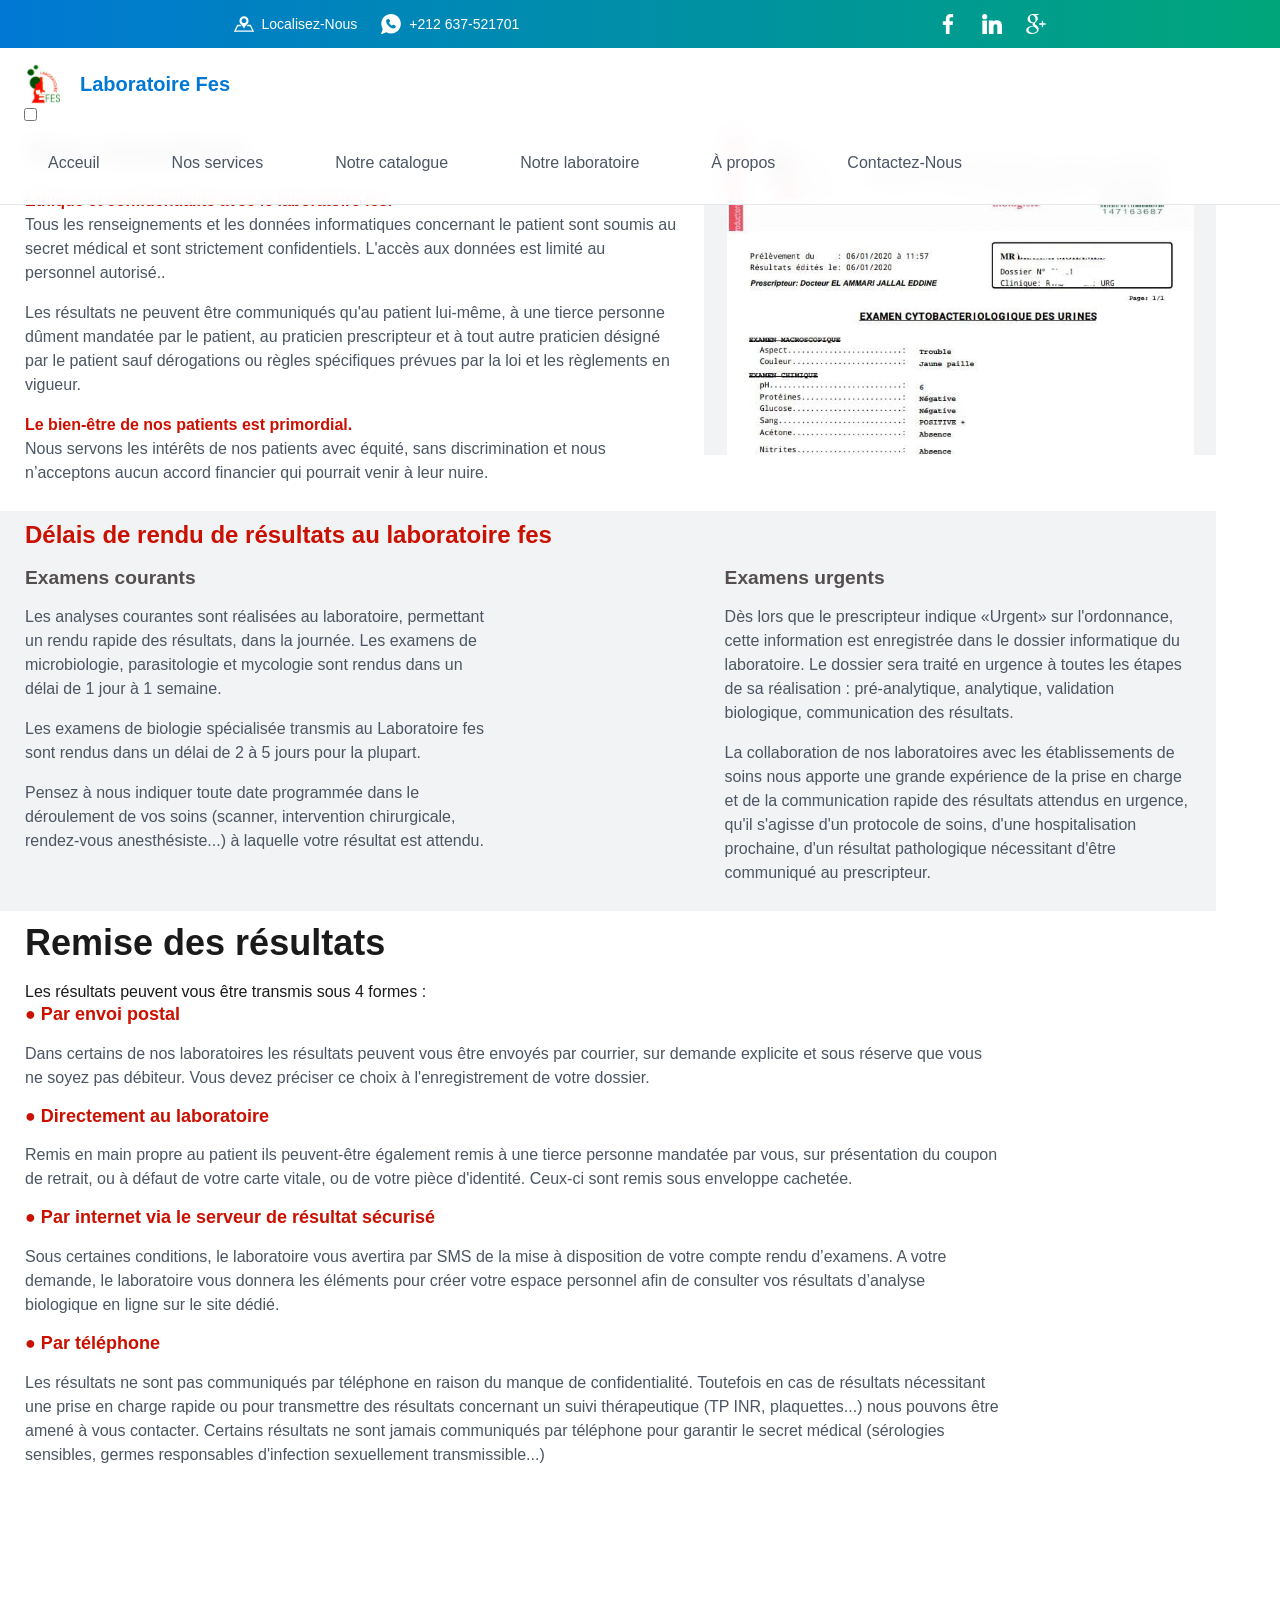
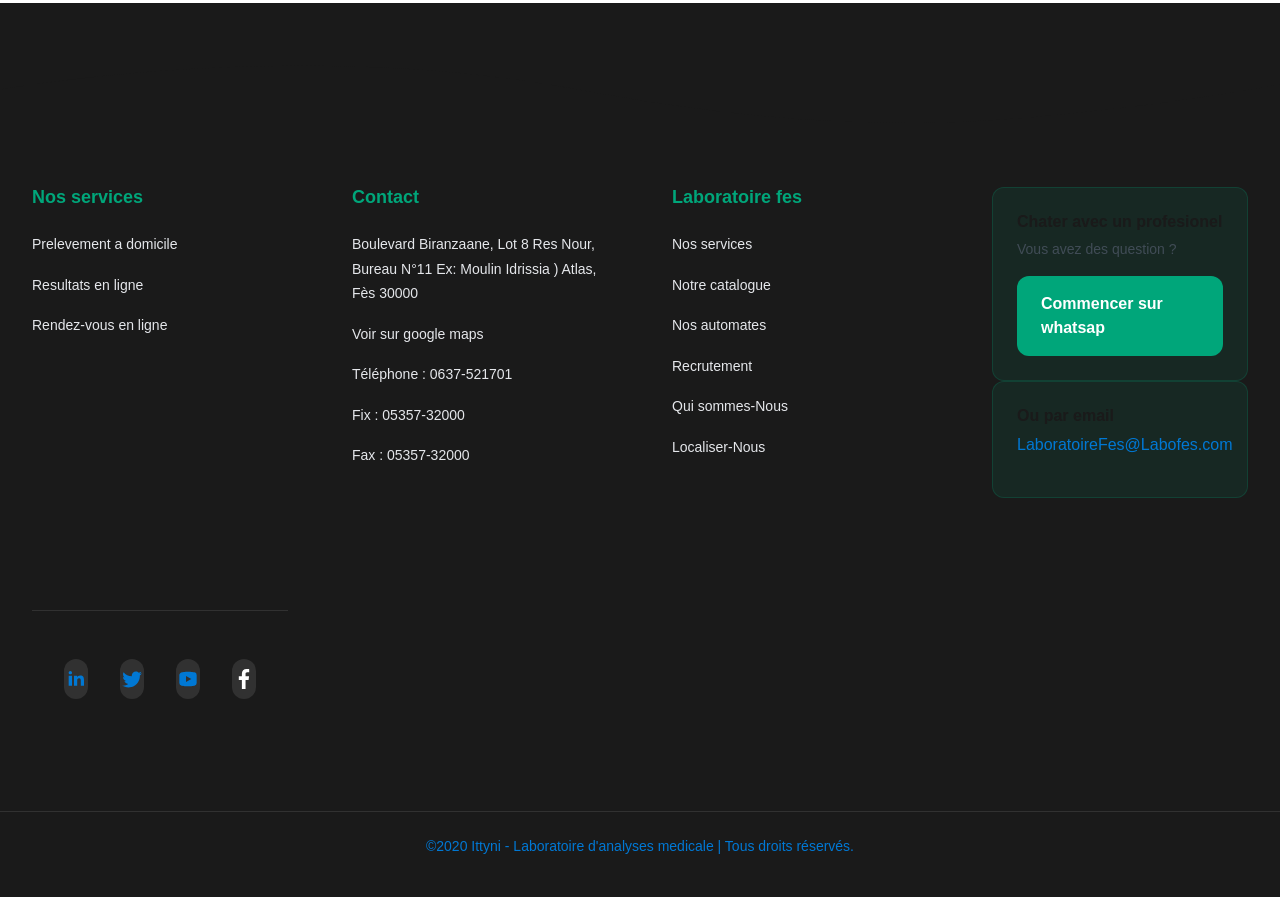
<file: laboratoire-fes/results.html>
<!DOCTYPE html>
<html lang="en">

<head>
    <title>Resultats en ligne</title>
    <meta charset="utf-8" />
    <meta name="viewport" content="width=device-width, initial-scale=1, shrink-to-fit=no" />
    <meta name="description" content="Recuperation des resultats des analyses en ligne a travers le site de laboratoire fes" />
    <meta name="keywords" content="Resultats en ligne, recuperation" />
    <link rel="stylesheet" type="text/css" href="../style.css" />
    <link rel="stylesheet" type="text/css" href="style.css" />
</head>

<body>
    <!-- Header Contact Infos -->
    <div class="contactheader">
        <section class="adress">
            <div class="infoContact">
                <a href="https://www.google.com/search?sxsrf=ALeKk03tQXfp59Arg9EKCgm6nBEnu4BBQg:1595417527768&ei=ryMYX8qhK46YlwTK5La4AQ&q=laboratoire%20fes&oq=laboratoire+fes+&gs_lcp=CgZwc3ktYWIQAzIECCMQJzIECCMQJzIECCMQJzICCAAyBggAEBYQHjIGCAAQFhAeMgYIABAWEB4yCAgAEBYQChAeMggIABAWEAoQHjIGCAAQFhAeOgQIABBHUIotWKY0YNg2aABwAXgAgAGXAYgBsgeSAQMwLjeYAQCgAQGqAQdnd3Mtd2l6wAEB&sclient=psy-ab&ved=2ahUKEwjI5Yq44eDqAhUG4YUKHcqgDpwQvS4wAHoECAsQIA&uact=5&npsic=0&rflfq=1&rlha=0&rllag=34038480,-5000852,667&tbm=lcl&rldimm=11390766031659291120&lqi=Cg9sYWJvcmF0b2lyZSBmZXNaHgoLbGFib3JhdG9pcmUiD2xhYm9yYXRvaXJlIGZlcw&rldoc=1&tbs=lrf:!1m4!1u3!2m2!3m1!1e1!1m4!1u2!2m2!2m1!1e1!2m1!1e2!2m1!1e3!3sIAE,lf:1,lf_ui:2&rlst=f#rlfi=hd:;si:11390766031659291120,l,Cg9sYWJvcmF0b2lyZSBmZXNaHgoLbGFib3JhdG9pcmUiD2xhYm9yYXRvaXJlIGZlcw;mv:[[34.0678851,-4.963609300000001],[34.0034418,-5.017990999999999]];tbs:lrf:!1m4!1u3!2m2!3m1!1e1!1m4!1u2!2m2!2m1!1e1!2m1!1e2!2m1!1e3!3sIAE,lf:1,lf_ui:2"
                    class="link_head">
                    <img src="../imgs/map.svg" width="20px" height="20px" alt="localisation" />
                    <span>Localisez-Nous</span>
                </a>
            </div>

            <div class="infoContact">
                <a href="https://wa.me/+212637521701" class="link_head">
                    <img src="../imgs/whatssapp.svg" width="20px" height="20px" alt="email" />
                    <span>+212 637-521701</span>
                </a>
            </div>
        </section>
        <section class="social">
            <div class="infoContact">
                <a
                    href="https://fr-fr.facebook.com/pages/category/Medical-Lab/Laboratoire-fes-danalyses-medicales-1619872754944075/">
                    <img src="../imgs/facebook.svg" width="20px" height="20px" alt="facebook" />
                </a>
            </div>
            <div class="infoContact">
                <a href="https://www.linkedin.com/in/labo-fes-9bba88136/?originalSubdomain=ma">
                    <img src="../imgs/linkedin.svg" width="20px" height="20px" alt="linkedin" />
                </a>
            </div>
            <div class="infoContact">
                <a
                    href="https://www.google.com/search?sxsrf=ALeKk03rty6YipnOLsVcGrbdw--a8vspfg%3A1595417519715&ei=ryMYX8qhK46YlwTK5La4AQ&q=laboratoire+fes+&oq=laboratoire+fes+&gs_lcp=CgZwc3ktYWIQAzIECCMQJzIECCMQJzIECCMQJzICCAAyBggAEBYQHjIGCAAQFhAeMgYIABAWEB4yCAgAEBYQChAeMggIABAWEAoQHjIGCAAQFhAeOgQIABBHUIotWKY0YNg2aABwAXgAgAGXAYgBsgeSAQMwLjeYAQCgAQGqAQdnd3Mtd2l6wAEB&sclient=psy-ab&ved=0ahUKEwiKtZ-04eDqAhUOzIUKHUqyDRcQ4dUDCAw&uact=5">
                    <img src="../imgs/google.svg" width="20px" height="20px" alt="google" />
                </a>
            </div>
        </section>
    </div>
    <!-- Header Laboratoire FES -->
    <header class="header">
        <a href="../index.html" class="logo">
            <img src="../imgs/logo.jpg" width="40px" height="40px" alt="Laboratoire Fes logo" />
            <h1 class="logotext">Laboratoire Fes</h1>
        </a>
        <input class="menu-btn" type="checkbox" id="menu-btn" />
        <label class="menu-icon" for="menu-btn"><span class="navicon"></span></label>
        <ul class="menu">
            <li>
                <h2><a href="../index.html">Acceuil</a></h2>
            </li>
            <li class='sub-menu'>
                <h2><a href='#'>Nos services</a></h2>
                <ul class="test">
                    <li><a href='appointement.html'>Rendez-vous</a></li>
                    <li><a href='results.html'>Vos résultats</a></li>
                    <li><a href='sample.html'>Prélèvement à domicile</a></li>
                </ul>
            </li>
            <li>
                <h2><a href="tests_list.html">Notre catalogue</a></h2>
            </li>

            <!-- <h2><a href="#section_automates"></a></h2> -->
            <li class='sub-menu'>
                <h2><a href='#'>Notre laboratoire</a></h2>
                <ul class="test">
                    <li><a href='automates.html'>Nos automates</a></li>
                    <li><a href='recruitement.html'>Recrutements</a></li>
                    <li><a href='team.html'>Notre Équipe</a></li>
                </ul>
            </li>
            <li>
                <h2><a href="about.html">À propos</a></h2>
            </li>
            <li>
                <h2><a href="contact.html">Contactez-Nous</a></h2>
            </li>
        </ul>
    </header>

    <div class="container_resultat">
        <div class="container_sec_res">
            <div class="section_resultat">
                <h1 class="title_res">Vos résultats</h1>
                <span>Éthique et confidentialité avec le laboratoire fes.</span>
                <p>Tous les renseignements et les données informatiques concernant le patient sont soumis au secret
                    médical
                    et sont strictement confidentiels. L'accès aux données est limité au personnel autorisé..</p>
                <p>
                    Les résultats ne peuvent être communiqués qu'au patient lui-même, à une tierce personne dûment
                    mandatée
                    par le patient, au praticien prescripteur et à tout autre praticien désigné par le patient sauf
                    dérogations ou règles spécifiques prévues par la loi et les règlements en vigueur.
                </p>
                <span>Le bien-être de nos patients est primordial.</span>
                <p>
                    Nous servons les intérêts de nos patients avec équité, sans discrimination et nous n’acceptons aucun
                    accord financier qui pourrait venir à leur nuire.
                </p>
            </div>
            <div class="res_img">
                <img src="../imgs/resultatimg.jpeg" alt="resultat laboratoire fes" />
            </div>
        </div>
        <div class="section_delais">
            <h1 class="title_card">Délais de rendu de résultats au laboratoire fes</h1>
            <div class="container_delais">
                <div class="card_delais">
                    <h1>Examens courants</h1>
                    <p>Les analyses courantes sont réalisées au laboratoire, permettant un rendu rapide des résultats,
                        dans la journée.
                        Les examens de microbiologie, parasitologie et mycologie sont rendus dans un délai de 1 jour à 1
                        semaine.</p>
                    <p>
                        Les examens de biologie spécialisée transmis au Laboratoire fes sont rendus dans un
                        délai de 2 à 5 jours pour la plupart.
                    </p>
                    <p>
                        Pensez à nous indiquer toute date programmée dans le déroulement de vos soins (scanner,
                        intervention chirurgicale, rendez-vous anesthésiste...) à laquelle votre résultat est attendu.
                    </p>
                </div>
                <div class="card_delais">
                    <h1>Examens urgents</h1>
                    <p>Dès lors que le prescripteur indique «Urgent» sur l'ordonnance, cette information est enregistrée
                        dans le dossier informatique du laboratoire. Le dossier sera traité en urgence à toutes les
                        étapes de sa réalisation : pré-analytique, analytique, validation biologique, communication des
                        résultats.</p>
                    <p>
                        La collaboration de nos laboratoires avec les établissements de soins nous apporte une grande
                        expérience de la prise en charge et de la communication rapide des résultats attendus en
                        urgence, qu'il s'agisse d'un protocole de soins, d'une hospitalisation prochaine, d'un résultat
                        pathologique nécessitant d'être communiqué au prescripteur.
                    </p>
                </div>
            </div>
        </div>
        <div class="retour_result">
            <h1>Remise des résultats</h1>
            <span>Les résultats peuvent vous être transmis sous 4 formes :</span>
            <h5>&#9679; Par envoi postal</h5>
            <p>Dans certains de nos laboratoires les résultats peuvent vous être envoyés par courrier, sur demande
                explicite et sous réserve que vous ne soyez pas débiteur. Vous devez préciser ce choix à
                l'enregistrement de votre dossier.</p>
            <h5>&#9679; Directement au laboratoire</h5>
            <p>Remis en main propre au patient ils peuvent-être également remis à une tierce personne mandatée par
                vous, sur présentation du coupon de retrait, ou à défaut de votre carte vitale, ou de votre pièce
                d'identité. Ceux-ci sont remis sous enveloppe cachetée.</p>
            <h5>&#9679; Par internet via le serveur de résultat sécurisé</h5>
            <p>Sous certaines conditions, le laboratoire vous avertira par SMS de la mise à disposition de votre
                compte rendu d’examens. A votre demande, le laboratoire vous donnera les éléments pour créer votre
                espace personnel afin de consulter vos résultats d’analyse biologique en ligne sur le site dédié.
            </p>
            <h5>&#9679; Par téléphone</h5>
            <p>Les résultats ne sont pas communiqués par téléphone en raison du manque de confidentialité.
                Toutefois en cas de résultats nécessitant une prise en charge rapide ou pour transmettre des
                résultats concernant un suivi thérapeutique (TP INR, plaquettes...) nous pouvons être amené à vous
                contacter.
                Certains résultats ne sont jamais communiqués par téléphone pour garantir le secret médical
                (sérologies sensibles, germes responsables d'infection sexuellement transmissible...)</p>
        </div>
    </div>

    <div id="section_footer" class="pg-footer">
        <footer class="footer">
            <svg class="footer-wave-svg" xmlns="http://www.w3.org/2000/svg" viewBox="0 0 1200 100"
                preserveAspectRatio="none">
                <path class="footer-wave-path"
                    d="M851.8,100c125,0,288.3-45,348.2-64V0H0v44c3.7-1,7.3-1.9,11-2.9C80.7,22,151.7,10.8,223.5,6.3C276.7,2.9,330,4,383,9.8 c52.2,5.7,103.3,16.2,153.4,32.8C623.9,71.3,726.8,100,851.8,100z">
                </path>
            </svg>
            <div class="footer-content">
                <div class="footer-content-column">
                    <div class="footer-menu">
                        <h1 class="footer-menu-name">Nos services</h1>
                        <ul id="menu-get-started" class="footer-menu-list">
                            <li class="menu-item menu-item-type-post_type menu-item-object-product">
                                <a href="sample.html">Prelevement a domicile</a>
                            </li>
                            <li class="menu-item menu-item-type-post_type menu-item-object-product">
                                <a href="#">Resultats en ligne</a>
                            </li>
                            <li class="menu-item menu-item-type-post_type menu-item-object-product">
                                <a href="pages/appointement.html">Rendez-vous en ligne</a>
                            </li>
                        </ul>
                    </div>
                </div>
                <div class="footer-content-column">
                    <div class="footer-menu">
                        <h1 class="footer-menu-name">Contact</h1>
                        <ul id="menu-company" class="footer-menu-list">
                            <li class="menu-item menu-item-type-post_type menu-item-object-page">
                                Boulevard Biranzaane, Lot 8 Res Nour, Bureau N°11 Ex: Moulin
                                Idrissia ) Atlas, Fès 30000
                            </li>
                            <li class="menu-item menu-item-type-taxonomy menu-item-object-category">
                                <a
                                    href="https://www.google.com/search?q=laboratoire%20fes&oq=laborat&aqs=chrome.0.69i59l3j69i61l2j69i65l2j69i60.1845j1j7&sourceid=chrome&ie=UTF-8&sxsrf=ALeKk02hl6BHs_4CR7QU8WkxzrDNTdzCSw:1595418073676&npsic=0&rflfq=1&rlha=0&rllag=34038480,-5000852,667&tbm=lcl&rldimm=11390766031659291120&lqi=Cg9sYWJvcmF0b2lyZSBmZXNaHgoLbGFib3JhdG9pcmUiD2xhYm9yYXRvaXJlIGZlcw&ved=2ahUKEwjNvbK84-DqAhUJtRoKHedoDIoQvS4wAHoECAsQIA&rldoc=1&tbs=lrf:!1m4!1u3!2m2!3m1!1e1!1m4!1u2!2m2!2m1!1e1!2m1!1e2!3sIAE,lf:1,lf_ui:2&rlst=f#rlfi=hd:;si:11390766031659291120,l,Cg9sYWJvcmF0b2lyZSBmZXNaHgoLbGFib3JhdG9pcmUiD2xhYm9yYXRvaXJlIGZlcw;mv:[[34.0678851,-4.963609300000001],[34.0034418,-5.017990999999999]];tbs:lrf:!1m4!1u3!2m2!3m1!1e1!1m4!1u2!2m2!2m1!1e1!2m1!1e2!3sIAE,lf:1,lf_ui:2">Voir
                                    sur google maps</a>
                            </li>
                            <li class="menu-item menu-item-type-post_type menu-item-object-page">
                                <a href="https://wa.me/+212637521701">Téléphone : 0637-521701</a>
                            </li>
                            <li class="menu-item menu-item-type-post_type menu-item-object-page">
                                <a href="#">Fix : 05357-32000</a>
                            </li>
                            <li class="menu-item menu-item-type-post_type menu-item-object-page">
                                <a href="#">Fax : 05357-32000</a>
                            </li>
                        </ul>
                    </div>
                </div>
                <div class="footer-content-column">
                    <div class="footer-menu">
                        <h2 class="footer-menu-name">Laboratoire fes</h2>
                        <ul id="menu-quick-links" class="footer-menu-list">
                            <li class="menu-item menu-item-type-custom menu-item-object-custom">
                                <a target="_blank" rel="noopener noreferrer" href="../index.html#section_services">Nos services</a>
                            </li>
                            <li class="menu-item menu-item-type-custom menu-item-object-custom">
                                <a target="_blank" rel="noopener noreferrer" href="tests_list.html">Notre
                                    catalogue</a>
                            </li>
                            <li class="menu-item menu-item-type-post_type menu-item-object-page">
                                <a href="automates.html">Nos automates</a>
                            </li>
                            <li class="menu-item menu-item-type-post_type menu-item-object-page">
                                <a href="recruitement.html">Recrutement</a>
                            </li>
                            <li class="menu-item menu-item-type-post_type_archive menu-item-object-customer">
                                <a href="about.html">Qui sommes-Nous</a>
                            </li>
                            <li class="menu-item menu-item-type-post_type menu-item-object-page">
                                <a
                                    href="https://www.google.com/search?sxsrf=ALeKk03tQXfp59Arg9EKCgm6nBEnu4BBQg:1595417527768&ei=ryMYX8qhK46YlwTK5La4AQ&q=laboratoire%20fes&oq=laboratoire+fes+&gs_lcp=CgZwc3ktYWIQAzIECCMQJzIECCMQJzIECCMQJzICCAAyBggAEBYQHjIGCAAQFhAeMgYIABAWEB4yCAgAEBYQChAeMggIABAWEAoQHjIGCAAQFhAeOgQIABBHUIotWKY0YNg2aABwAXgAgAGXAYgBsgeSAQMwLjeYAQCgAQGqAQdnd3Mtd2l6wAEB&sclient=psy-ab&ved=2ahUKEwjI5Yq44eDqAhUG4YUKHcqgDpwQvS4wAHoECAsQIA&uact=5&npsic=0&rflfq=1&rlha=0&rllag=34038480,-5000852,667&tbm=lcl&rldimm=11390766031659291120&lqi=Cg9sYWJvcmF0b2lyZSBmZXNaHgoLbGFib3JhdG9pcmUiD2xhYm9yYXRvaXJlIGZlcw&rldoc=1&tbs=lrf:!1m4!1u3!2m2!3m1!1e1!1m4!1u2!2m2!2m1!1e1!2m1!1e2!2m1!1e3!3sIAE,lf:1,lf_ui:2&rlst=f#rlfi=hd:;si:11390766031659291120,l,Cg9sYWJvcmF0b2lyZSBmZXNaHgoLbGFib3JhdG9pcmUiD2xhYm9yYXRvaXJlIGZlcw;mv:[[34.0678851,-4.963609300000001],[34.0034418,-5.017990999999999]];tbs:lrf:!1m4!1u3!2m2!3m1!1e1!1m4!1u2!2m2!2m1!1e1!2m1!1e2!2m1!1e3!3sIAE,lf:1,lf_ui:2">Localiser-Nous</a>
                            </li>
                        </ul>
                    </div>
                </div>
                <div class="footer-content-column">
                    <div class="footer-call-to-action">
                        <h2 class="footer-call-to-action-title">
                            Chater avec un profesionel
                        </h2>
                        <p class="footer-call-to-action-description">
                            Vous avez des question ?
                        </p>
                        <a class="footer-call-to-action-button button" href="https://wa.me/+212637521701"
                            target="_self">Commencer
                            sur whatsap</a>
                    </div>
                    <div class="footer-call-to-action">
                        <h2 class="footer-call-to-action-title">Ou par email</h2>
                        <p class="footer-call-to-action-link-wrapper">
                            <a class="footer-call-to-action-link" href="tel:0124-64XXXX"
                                target="_self">LaboratoireFes@Labofes.com</a>
                        </p>
                    </div>
                </div>
                <div class="footer-social-links">
                    <svg class="footer-social-amoeba-svg" xmlns="http://www.w3.org/2000/svg" viewBox="0 0 236 54">
                        <path class="footer-social-amoeba-path"
                            d="M223.06,43.32c-.77-7.2,1.87-28.47-20-32.53C187.78,8,180.41,18,178.32,20.7s-5.63,10.1-4.07,16.7-.13,15.23-4.06,15.91-8.75-2.9-6.89-7S167.41,36,167.15,33a18.93,18.93,0,0,0-2.64-8.53c-3.44-5.5-8-11.19-19.12-11.19a21.64,21.64,0,0,0-18.31,9.18c-2.08,2.7-5.66,9.6-4.07,16.69s.64,14.32-6.11,13.9S108.35,46.5,112,36.54s-1.89-21.24-4-23.94S96.34,0,85.23,0,57.46,8.84,56.49,24.56s6.92,20.79,7,24.59c.07,2.75-6.43,4.16-12.92,2.38s-4-10.75-3.46-12.38c1.85-6.6-2-14-4.08-16.69a21.62,21.62,0,0,0-18.3-9.18C13.62,13.28,9.06,19,5.62,24.47A18.81,18.81,0,0,0,3,33a21.85,21.85,0,0,0,1.58,9.08,16.58,16.58,0,0,1,1.06,5A6.75,6.75,0,0,1,0,54H236C235.47,54,223.83,50.52,223.06,43.32Z">
                        </path>
                    </svg>
                    <a class="footer-social-link linkedin"
                        href="https://www.linkedin.com/in/labo-fes-9bba88136/?originalSubdomain=ma" target="_blank">
                        <span class="hidden-link-text">Linkedin</span>
                        <svg class="footer-social-icon-svg" xmlns="http://www.w3.org/2000/svg" viewBox="0 0 30 30">
                            <path class="footer-social-icon-path"
                                d="M9,25H4V10h5V25z M6.501,8C5.118,8,4,6.879,4,5.499S5.12,3,6.501,3C7.879,3,9,4.121,9,5.499C9,6.879,7.879,8,6.501,8z M27,25h-4.807v-7.3c0-1.741-0.033-3.98-2.499-3.98c-2.503,0-2.888,1.896-2.888,3.854V25H12V9.989h4.614v2.051h0.065 c0.642-1.18,2.211-2.424,4.551-2.424c4.87,0,5.77,3.109,5.77,7.151C27,16.767,27,25,27,25z">
                            </path>
                        </svg>
                    </a>
                    <a class="footer-social-link twitter" href="https://twitter.com/LaboratoireFes?s=09" target="_blank">
                        <span class="hidden-link-text">Twitter</span>
                        <svg class="footer-social-icon-svg" xmlns="http://www.w3.org/2000/svg" viewBox="0 0 26 26">
                            <path class="footer-social-icon-path"
                                d="M 25.855469 5.574219 C 24.914063 5.992188 23.902344 6.273438 22.839844 6.402344 C 23.921875 5.75 24.757813 4.722656 25.148438 3.496094 C 24.132813 4.097656 23.007813 4.535156 21.8125 4.769531 C 20.855469 3.75 19.492188 3.113281 17.980469 3.113281 C 15.082031 3.113281 12.730469 5.464844 12.730469 8.363281 C 12.730469 8.773438 12.777344 9.175781 12.867188 9.558594 C 8.503906 9.339844 4.636719 7.246094 2.046875 4.070313 C 1.59375 4.847656 1.335938 5.75 1.335938 6.714844 C 1.335938 8.535156 2.261719 10.140625 3.671875 11.082031 C 2.808594 11.054688 2 10.820313 1.292969 10.425781 C 1.292969 10.449219 1.292969 10.46875 1.292969 10.492188 C 1.292969 13.035156 3.101563 15.15625 5.503906 15.640625 C 5.0625 15.761719 4.601563 15.824219 4.121094 15.824219 C 3.78125 15.824219 3.453125 15.792969 3.132813 15.730469 C 3.800781 17.8125 5.738281 19.335938 8.035156 19.375 C 6.242188 20.785156 3.976563 21.621094 1.515625 21.621094 C 1.089844 21.621094 0.675781 21.597656 0.265625 21.550781 C 2.585938 23.039063 5.347656 23.90625 8.3125 23.90625 C 17.96875 23.90625 23.25 15.90625 23.25 8.972656 C 23.25 8.742188 23.246094 8.515625 23.234375 8.289063 C 24.261719 7.554688 25.152344 6.628906 25.855469 5.574219 ">
                            </path>
                        </svg>
                    </a>
                    <a class="footer-social-link youtube"
                        href="https://fr-fr.facebook.com/pages/category/Medical-Lab/Laboratoire-fes-danalyses-medicales-1619872754944075/"
                        target="_blank">
                        <span class="hidden-link-text">Youtube</span>
                        <svg class="footer-social-icon-svg" xmlns="http://www.w3.org/2000/svg" viewBox="0 0 30 30">
                            <path class="footer-social-icon-path"
                                d="M 15 4 C 10.814 4 5.3808594 5.0488281 5.3808594 5.0488281 L 5.3671875 5.0644531 C 3.4606632 5.3693645 2 7.0076245 2 9 L 2 15 L 2 15.001953 L 2 21 L 2 21.001953 A 4 4 0 0 0 5.3769531 24.945312 L 5.3808594 24.951172 C 5.3808594 24.951172 10.814 26.001953 15 26.001953 C 19.186 26.001953 24.619141 24.951172 24.619141 24.951172 L 24.621094 24.949219 A 4 4 0 0 0 28 21.001953 L 28 21 L 28 15.001953 L 28 15 L 28 9 A 4 4 0 0 0 24.623047 5.0546875 L 24.619141 5.0488281 C 24.619141 5.0488281 19.186 4 15 4 z M 12 10.398438 L 20 15 L 12 19.601562 L 12 10.398438 z">
                            </path>
                        </svg>
                    </a>
                    <a class="footer-social-link github"
                        href="https://fr-fr.facebook.com/pages/category/Medical-Lab/Laboratoire-fes-danalyses-medicales-1619872754944075/"
                        target="_blank">
                        <span class="hidden-link-text">Facebook</span>
                        <svg class="footer-social-icon-svg" version="1.1" id="Capa_1" xmlns="http://www.w3.org/2000/svg"
                            xmlns:xlink="http://www.w3.org/1999/xlink" x="0px" y="0px" viewBox="0 0 155.139 155.139"
                            style="enable-background: new 0 0 155.139 155.139;" xml:space="preserve">
                            <g>
                                <path id="f_1_" style="fill: #fff;" d="M89.584,155.139V84.378h23.742l3.562-27.585H89.584V39.184
            c0-7.984,2.208-13.425,13.67-13.425l14.595-0.006V1.08C115.325,0.752,106.661,0,96.577,0C75.52,0,61.104,12.853,61.104,36.452
            v20.341H37.29v27.585h23.814v70.761H89.584z" />
                            </g>
                            <g></g>
                            <g></g>
                            <g></g>
                            <g></g>
                            <g></g>
                            <g></g>
                            <g></g>
                            <g></g>
                            <g></g>
                            <g></g>
                            <g></g>
                            <g></g>
                            <g></g>
                            <g></g>
                            <g></g>
                        </svg>
                    </a>
                </div>
            </div>
            <div class="footer-copyright">
                <div class="footer-copyright-wrapper">
                    <p class="footer-copyright-text">
                        <a class="footer-copyright-link"
                            href="https://ittyni.com/website/analyses-medicales/Listes-prix-analyses-medicales/maroc"
                            target="_self">
                            ©2020 Ittyni - Laboratoire d'analyses medicale | Tous droits
                            réservés.
                        </a>
                    </p>
                </div>
            </div>
        </footer>
    </div>
    <script src="../main.js"></script>
</body>

</html>
</file>
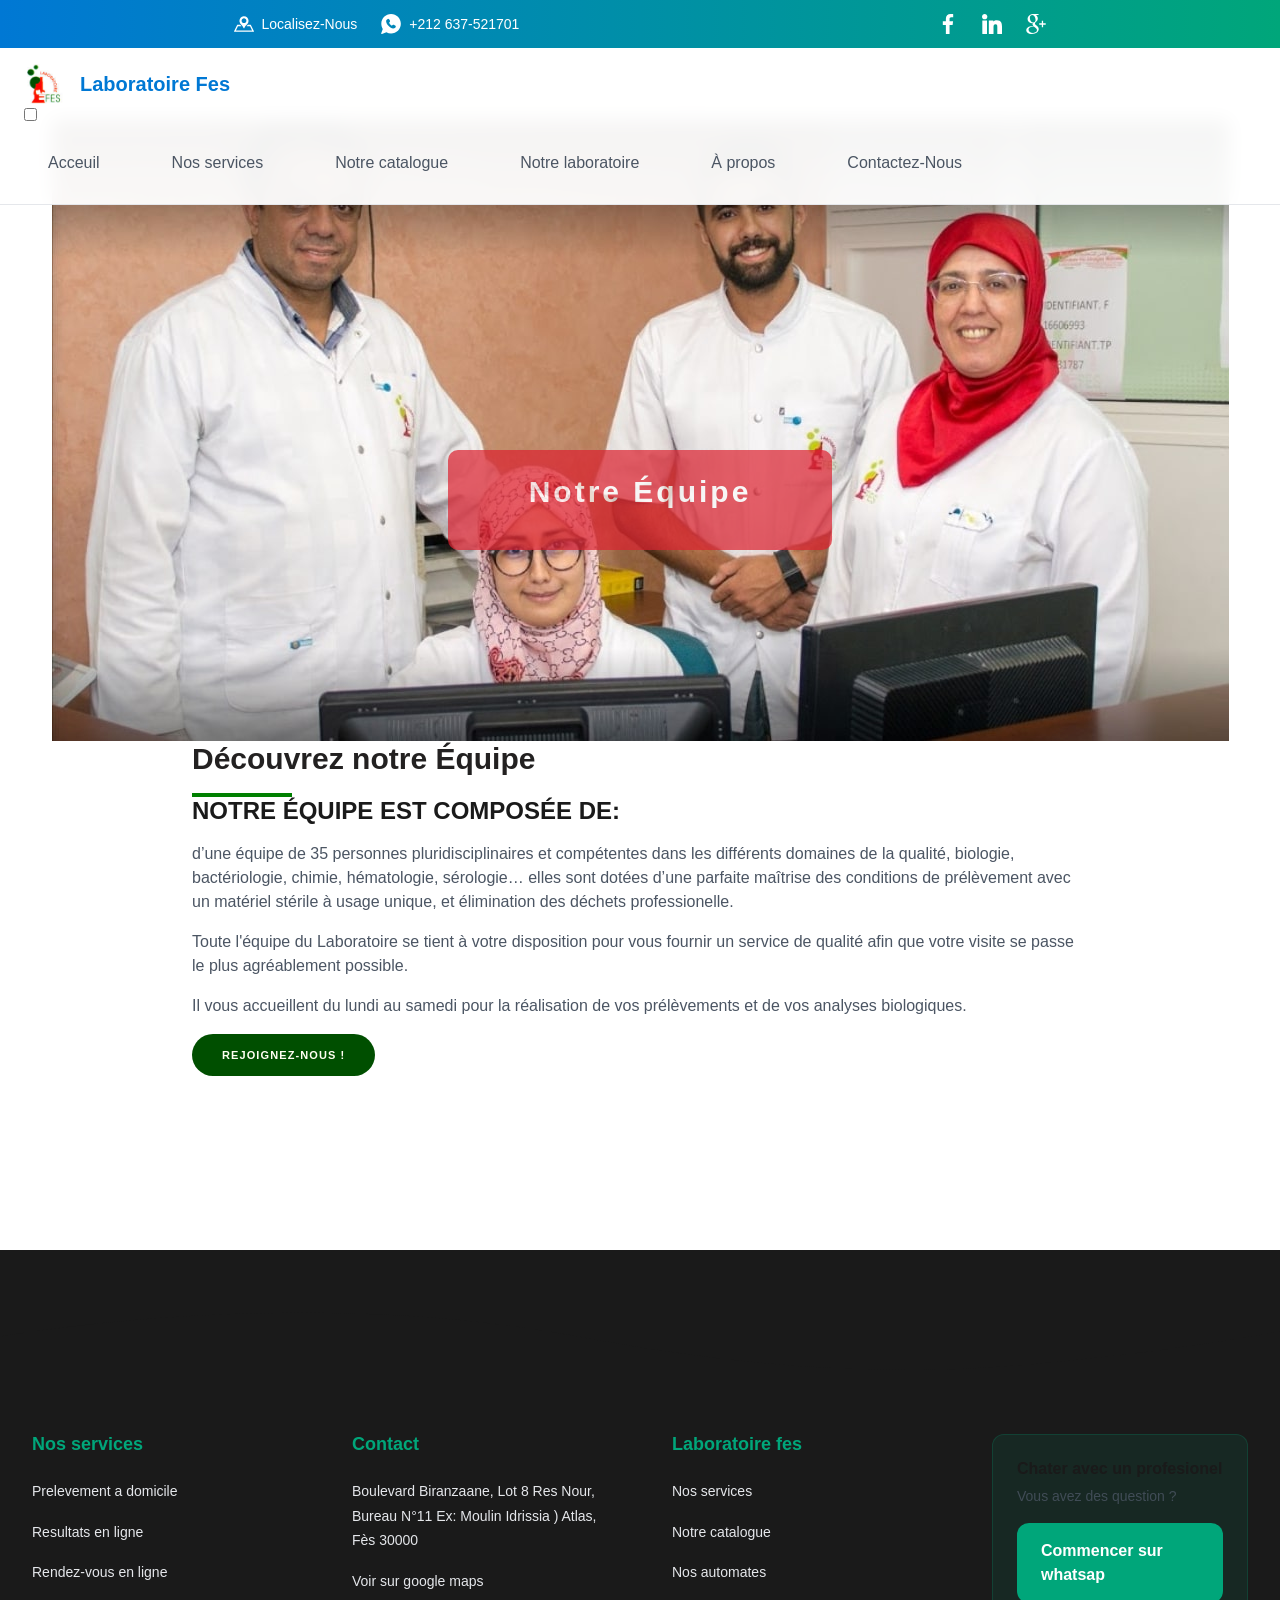
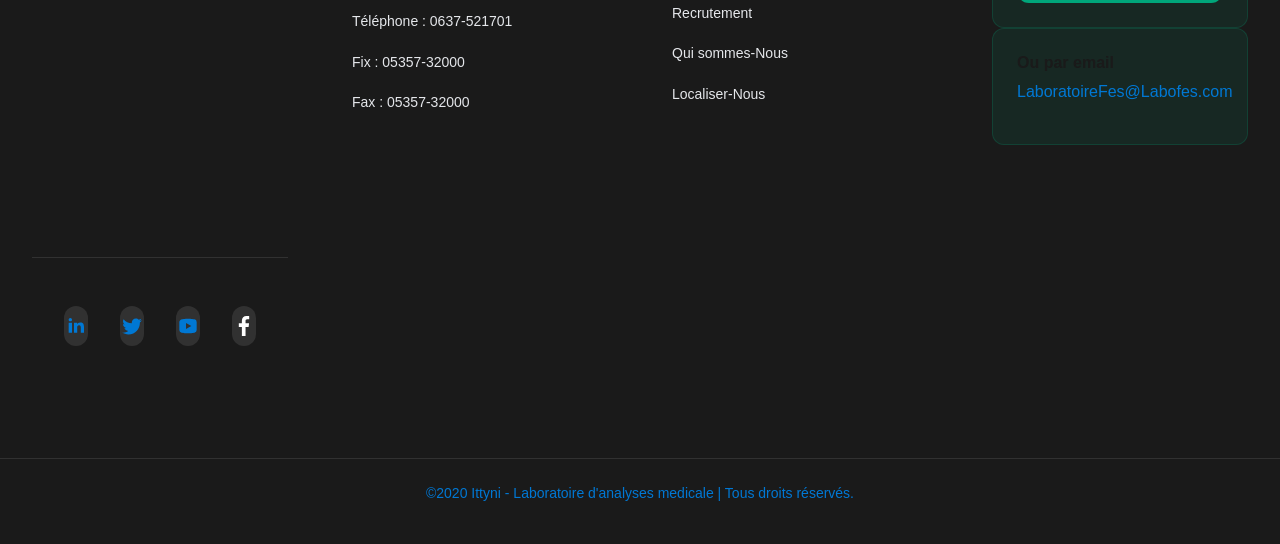
<file: laboratoire-fes/team.html>
<!DOCTYPE html>
<html lang="en">

<head>
    <title>
        Notre Équipe - laboratoire fes
    </title>
    <meta charset="utf-8" />
    <meta name="viewport" content="width=device-width, initial-scale=1, shrink-to-fit=no" />

    <meta name="description" content="Notre Équipe | professionnels de laboratoire d'analyses medicales" />
    <meta name="keywords" content="Notre Équipe | professionnels de laboratoire d'analyses medicales" />
    <link rel="icon" type="image/png" href="imgs/logo.jpg" />
    <link rel="stylesheet" type="text/css" href="style.css" />
    <link rel="stylesheet" type="text/css" href="../style.css" />
</head>

<body>
    <!-- Header Contact Infos -->
    <div class="contactheader">
        <section class="adress">
            <div class="infoContact">
                <a href="https://www.google.com/search?sxsrf=ALeKk03tQXfp59Arg9EKCgm6nBEnu4BBQg:1595417527768&ei=ryMYX8qhK46YlwTK5La4AQ&q=laboratoire%20fes&oq=laboratoire+fes+&gs_lcp=CgZwc3ktYWIQAzIECCMQJzIECCMQJzIECCMQJzICCAAyBggAEBYQHjIGCAAQFhAeMgYIABAWEB4yCAgAEBYQChAeMggIABAWEAoQHjIGCAAQFhAeOgQIABBHUIotWKY0YNg2aABwAXgAgAGXAYgBsgeSAQMwLjeYAQCgAQGqAQdnd3Mtd2l6wAEB&sclient=psy-ab&ved=2ahUKEwjI5Yq44eDqAhUG4YUKHcqgDpwQvS4wAHoECAsQIA&uact=5&npsic=0&rflfq=1&rlha=0&rllag=34038480,-5000852,667&tbm=lcl&rldimm=11390766031659291120&lqi=Cg9sYWJvcmF0b2lyZSBmZXNaHgoLbGFib3JhdG9pcmUiD2xhYm9yYXRvaXJlIGZlcw&rldoc=1&tbs=lrf:!1m4!1u3!2m2!3m1!1e1!1m4!1u2!2m2!2m1!1e1!2m1!1e2!2m1!1e3!3sIAE,lf:1,lf_ui:2&rlst=f#rlfi=hd:;si:11390766031659291120,l,Cg9sYWJvcmF0b2lyZSBmZXNaHgoLbGFib3JhdG9pcmUiD2xhYm9yYXRvaXJlIGZlcw;mv:[[34.0678851,-4.963609300000001],[34.0034418,-5.017990999999999]];tbs:lrf:!1m4!1u3!2m2!3m1!1e1!1m4!1u2!2m2!2m1!1e1!2m1!1e2!2m1!1e3!3sIAE,lf:1,lf_ui:2"
                    class="link_head">
                    <img src="../imgs/map.svg" width="20px" height="20px" alt="localisation" />
                    <span>Localisez-Nous</span>
                </a>
            </div>

            <div class="infoContact">
                <a href="https://wa.me/+212637521701" class="link_head">
                    <img src="../imgs/whatssapp.svg" width="20px" height="20px" alt="email" />
                    <span>+212 637-521701</span>
                </a>
            </div>
        </section>
        <section class="social">
            <div class="infoContact">
                <a
                    href="https://fr-fr.facebook.com/pages/category/Medical-Lab/Laboratoire-fes-danalyses-medicales-1619872754944075/">
                    <img src="../imgs/facebook.svg" width="20px" height="20px" alt="facebook" />
                </a>
            </div>
            <div class="infoContact">
                <a href="https://www.linkedin.com/in/labo-fes-9bba88136/?originalSubdomain=ma">
                    <img src="../imgs/linkedin.svg" width="20px" height="20px" alt="linkedin" />
                </a>
            </div>
            <div class="infoContact">
                <a
                    href="https://www.google.com/search?sxsrf=ALeKk03rty6YipnOLsVcGrbdw--a8vspfg%3A1595417519715&ei=ryMYX8qhK46YlwTK5La4AQ&q=laboratoire+fes+&oq=laboratoire+fes+&gs_lcp=CgZwc3ktYWIQAzIECCMQJzIECCMQJzIECCMQJzICCAAyBggAEBYQHjIGCAAQFhAeMgYIABAWEB4yCAgAEBYQChAeMggIABAWEAoQHjIGCAAQFhAeOgQIABBHUIotWKY0YNg2aABwAXgAgAGXAYgBsgeSAQMwLjeYAQCgAQGqAQdnd3Mtd2l6wAEB&sclient=psy-ab&ved=0ahUKEwiKtZ-04eDqAhUOzIUKHUqyDRcQ4dUDCAw&uact=5">
                    <img src="../imgs/google.svg" width="20px" height="20px" alt="google" />
                </a>
            </div>
        </section>
    </div>
    <!-- Header Laboratoire FES -->
    <header class="header">
        <a href="../index.html" class="logo">
            <img src="../imgs/logo.jpg" width="40px" height="40px" alt="Laboratoire Fes logo" />
            <h1 class="logotext">Laboratoire Fes</h1>
        </a>
        <input class="menu-btn" type="checkbox" id="menu-btn" />
        <label class="menu-icon" for="menu-btn"><span class="navicon"></span></label>
        <ul class="menu">
            <li>
                <h2><a href="../index.html">Acceuil</a></h2>
            </li>
            <li class='sub-menu'>
                <h2><a href='#'>Nos services</a></h2>
                <ul class="test">
                    <li><a href='appointement.html'>Rendez-vous</a></li>
                    <li><a href='results.html'>Vos résultats</a></li>
                    <li><a href='sample.html'>Prélèvement à domicile</a></li>
                </ul>
            </li>
            <li>
                <h2><a href="tests_list.html">Notre catalogue</a></h2>
            </li>

            <!-- <h2><a href="#section_automates"></a></h2> -->
            <li class='sub-menu'>
                <h2><a href='#'>Notre laboratoire</a></h2>
                <ul class="test">
                    <li><a href='automates.html'>Nos automates</a></li>
                    <li><a href='recruitement.html'>Recrutements</a></li>
                    <li><a href='team.html'>Notre equipe</a></li>
                </ul>
            </li>
            <li>
                <h2><a href="about.html">À propos</a></h2>
            </li>
            <li>
                <h2><a href="contact.html">Contactez-Nous</a></h2>
            </li>
        </ul>
    </header>

    <div class="container_recruitment">
        <div class="cont_divs">
            <div class="cont_img_team">
                <img src="../imgs/labo5.jpg" alt="Équipe" />
                <div class="title_team">
                    <h1>Notre Équipe</h1>
                </div>
            </div>
            <div>
                <h2 class="title_cont_cont">Découvrez notre Équipe</h2>
                <div class="line_decor"></div>
            </div>
            <h3>NOTRE ÉQUIPE EST COMPOSÉE DE:</h3>
            <p>d’une équipe de 35 personnes pluridisciplinaires et compétentes dans les différents domaines de la
                qualité, biologie, bactériologie, chimie, hématologie, sérologie… elles sont dotées d’une parfaite
                maîtrise des conditions de prélèvement avec un matériel stérile à usage unique, et élimination des
                déchets professionelle.</p>
            <p>Toute l'équipe du Laboratoire se tient à votre disposition pour vous fournir un service de qualité afin
                que votre visite se passe le plus agréablement possible.</p>
            <p>Il vous accueillent du lundi au samedi pour la réalisation de vos prélèvements et de vos analyses
                biologiques.</p>
            <a class="offre_btn" href="recruitement.html">Rejoignez-nous !</a>
        </div>
    </div>


    <div id="section_footer" class="pg-footer">
        <footer class="footer">
            <svg class="footer-wave-svg" xmlns="http://www.w3.org/2000/svg" viewBox="0 0 1200 100"
                preserveAspectRatio="none">
                <path class="footer-wave-path"
                    d="M851.8,100c125,0,288.3-45,348.2-64V0H0v44c3.7-1,7.3-1.9,11-2.9C80.7,22,151.7,10.8,223.5,6.3C276.7,2.9,330,4,383,9.8 c52.2,5.7,103.3,16.2,153.4,32.8C623.9,71.3,726.8,100,851.8,100z">
                </path>
            </svg>
            <div class="footer-content">
                <div class="footer-content-column">
                    <div class="footer-menu">
                        <h1 class="footer-menu-name">Nos services</h1>
                        <ul id="menu-get-started" class="footer-menu-list">
                            <li class="menu-item menu-item-type-post_type menu-item-object-product">
                                <a href="sample.html">Prelevement a domicile</a>
                            </li>
                            <li class="menu-item menu-item-type-post_type menu-item-object-product">
                                <a href="#">Resultats en ligne</a>
                            </li>
                            <li class="menu-item menu-item-type-post_type menu-item-object-product">
                                <a href="pages/appointement.html">Rendez-vous en ligne</a>
                            </li>
                        </ul>
                    </div>
                </div>
                <div class="footer-content-column">
                    <div class="footer-menu">
                        <h1 class="footer-menu-name">Contact</h1>
                        <ul id="menu-company" class="footer-menu-list">
                            <li class="menu-item menu-item-type-post_type menu-item-object-page">
                                Boulevard Biranzaane, Lot 8 Res Nour, Bureau N°11 Ex: Moulin
                                Idrissia ) Atlas, Fès 30000
                            </li>
                            <li class="menu-item menu-item-type-taxonomy menu-item-object-category">
                                <a
                                    href="https://www.google.com/search?q=laboratoire%20fes&oq=laborat&aqs=chrome.0.69i59l3j69i61l2j69i65l2j69i60.1845j1j7&sourceid=chrome&ie=UTF-8&sxsrf=ALeKk02hl6BHs_4CR7QU8WkxzrDNTdzCSw:1595418073676&npsic=0&rflfq=1&rlha=0&rllag=34038480,-5000852,667&tbm=lcl&rldimm=11390766031659291120&lqi=Cg9sYWJvcmF0b2lyZSBmZXNaHgoLbGFib3JhdG9pcmUiD2xhYm9yYXRvaXJlIGZlcw&ved=2ahUKEwjNvbK84-DqAhUJtRoKHedoDIoQvS4wAHoECAsQIA&rldoc=1&tbs=lrf:!1m4!1u3!2m2!3m1!1e1!1m4!1u2!2m2!2m1!1e1!2m1!1e2!3sIAE,lf:1,lf_ui:2&rlst=f#rlfi=hd:;si:11390766031659291120,l,Cg9sYWJvcmF0b2lyZSBmZXNaHgoLbGFib3JhdG9pcmUiD2xhYm9yYXRvaXJlIGZlcw;mv:[[34.0678851,-4.963609300000001],[34.0034418,-5.017990999999999]];tbs:lrf:!1m4!1u3!2m2!3m1!1e1!1m4!1u2!2m2!2m1!1e1!2m1!1e2!3sIAE,lf:1,lf_ui:2">Voir
                                    sur google maps</a>
                            </li>
                            <li class="menu-item menu-item-type-post_type menu-item-object-page">
                                <a href="https://wa.me/+212637521701">Téléphone : 0637-521701</a>
                            </li>
                            <li class="menu-item menu-item-type-post_type menu-item-object-page">
                                <a href="#">Fix : 05357-32000</a>
                            </li>
                            <li class="menu-item menu-item-type-post_type menu-item-object-page">
                                <a href="#">Fax : 05357-32000</a>
                            </li>
                        </ul>
                    </div>
                </div>
                <div class="footer-content-column">
                    <div class="footer-menu">
                        <h2 class="footer-menu-name">Laboratoire fes</h2>
                        <ul id="menu-quick-links" class="footer-menu-list">
                            <li class="menu-item menu-item-type-custom menu-item-object-custom">
                                <a target="_blank" rel="noopener noreferrer" href="../index.html#section_services">Nos services</a>
                            </li>
                            <li class="menu-item menu-item-type-custom menu-item-object-custom">
                                <a target="_blank" rel="noopener noreferrer" href="tests_list.html">Notre
                                    catalogue</a>
                            </li>
                            <li class="menu-item menu-item-type-post_type menu-item-object-page">
                                <a href="automates.html">Nos automates</a>
                            </li>
                            <li class="menu-item menu-item-type-post_type menu-item-object-page">
                                <a href="recruitement.html">Recrutement</a>
                            </li>
                            <li class="menu-item menu-item-type-post_type_archive menu-item-object-customer">
                                <a href="about.html">Qui sommes-Nous</a>
                            </li>
                            <li class="menu-item menu-item-type-post_type menu-item-object-page">
                                <a
                                    href="https://www.google.com/search?sxsrf=ALeKk03tQXfp59Arg9EKCgm6nBEnu4BBQg:1595417527768&ei=ryMYX8qhK46YlwTK5La4AQ&q=laboratoire%20fes&oq=laboratoire+fes+&gs_lcp=CgZwc3ktYWIQAzIECCMQJzIECCMQJzIECCMQJzICCAAyBggAEBYQHjIGCAAQFhAeMgYIABAWEB4yCAgAEBYQChAeMggIABAWEAoQHjIGCAAQFhAeOgQIABBHUIotWKY0YNg2aABwAXgAgAGXAYgBsgeSAQMwLjeYAQCgAQGqAQdnd3Mtd2l6wAEB&sclient=psy-ab&ved=2ahUKEwjI5Yq44eDqAhUG4YUKHcqgDpwQvS4wAHoECAsQIA&uact=5&npsic=0&rflfq=1&rlha=0&rllag=34038480,-5000852,667&tbm=lcl&rldimm=11390766031659291120&lqi=Cg9sYWJvcmF0b2lyZSBmZXNaHgoLbGFib3JhdG9pcmUiD2xhYm9yYXRvaXJlIGZlcw&rldoc=1&tbs=lrf:!1m4!1u3!2m2!3m1!1e1!1m4!1u2!2m2!2m1!1e1!2m1!1e2!2m1!1e3!3sIAE,lf:1,lf_ui:2&rlst=f#rlfi=hd:;si:11390766031659291120,l,Cg9sYWJvcmF0b2lyZSBmZXNaHgoLbGFib3JhdG9pcmUiD2xhYm9yYXRvaXJlIGZlcw;mv:[[34.0678851,-4.963609300000001],[34.0034418,-5.017990999999999]];tbs:lrf:!1m4!1u3!2m2!3m1!1e1!1m4!1u2!2m2!2m1!1e1!2m1!1e2!2m1!1e3!3sIAE,lf:1,lf_ui:2">Localiser-Nous</a>
                            </li>
                        </ul>
                    </div>
                </div>
                <div class="footer-content-column">
                    <div class="footer-call-to-action">
                        <h2 class="footer-call-to-action-title">
                            Chater avec un profesionel
                        </h2>
                        <p class="footer-call-to-action-description">
                            Vous avez des question ?
                        </p>
                        <a class="footer-call-to-action-button button" href="https://wa.me/+212637521701"
                            target="_self">Commencer
                            sur whatsap</a>
                    </div>
                    <div class="footer-call-to-action">
                        <h2 class="footer-call-to-action-title">Ou par email</h2>
                        <p class="footer-call-to-action-link-wrapper">
                            <a class="footer-call-to-action-link" href="tel:0124-64XXXX"
                                target="_self">LaboratoireFes@Labofes.com</a>
                        </p>
                    </div>
                </div>
                <div class="footer-social-links">
                    <svg class="footer-social-amoeba-svg" xmlns="http://www.w3.org/2000/svg" viewBox="0 0 236 54">
                        <path class="footer-social-amoeba-path"
                            d="M223.06,43.32c-.77-7.2,1.87-28.47-20-32.53C187.78,8,180.41,18,178.32,20.7s-5.63,10.1-4.07,16.7-.13,15.23-4.06,15.91-8.75-2.9-6.89-7S167.41,36,167.15,33a18.93,18.93,0,0,0-2.64-8.53c-3.44-5.5-8-11.19-19.12-11.19a21.64,21.64,0,0,0-18.31,9.18c-2.08,2.7-5.66,9.6-4.07,16.69s.64,14.32-6.11,13.9S108.35,46.5,112,36.54s-1.89-21.24-4-23.94S96.34,0,85.23,0,57.46,8.84,56.49,24.56s6.92,20.79,7,24.59c.07,2.75-6.43,4.16-12.92,2.38s-4-10.75-3.46-12.38c1.85-6.6-2-14-4.08-16.69a21.62,21.62,0,0,0-18.3-9.18C13.62,13.28,9.06,19,5.62,24.47A18.81,18.81,0,0,0,3,33a21.85,21.85,0,0,0,1.58,9.08,16.58,16.58,0,0,1,1.06,5A6.75,6.75,0,0,1,0,54H236C235.47,54,223.83,50.52,223.06,43.32Z">
                        </path>
                    </svg>
                    <a class="footer-social-link linkedin"
                        href="https://www.linkedin.com/in/labo-fes-9bba88136/?originalSubdomain=ma" target="_blank">
                        <span class="hidden-link-text">Linkedin</span>
                        <svg class="footer-social-icon-svg" xmlns="http://www.w3.org/2000/svg" viewBox="0 0 30 30">
                            <path class="footer-social-icon-path"
                                d="M9,25H4V10h5V25z M6.501,8C5.118,8,4,6.879,4,5.499S5.12,3,6.501,3C7.879,3,9,4.121,9,5.499C9,6.879,7.879,8,6.501,8z M27,25h-4.807v-7.3c0-1.741-0.033-3.98-2.499-3.98c-2.503,0-2.888,1.896-2.888,3.854V25H12V9.989h4.614v2.051h0.065 c0.642-1.18,2.211-2.424,4.551-2.424c4.87,0,5.77,3.109,5.77,7.151C27,16.767,27,25,27,25z">
                            </path>
                        </svg>
                    </a>
                    <a class="footer-social-link twitter" href="https://twitter.com/LaboratoireFes?s=09" target="_blank">
                        <span class="hidden-link-text">Twitter</span>
                        <svg class="footer-social-icon-svg" xmlns="http://www.w3.org/2000/svg" viewBox="0 0 26 26">
                            <path class="footer-social-icon-path"
                                d="M 25.855469 5.574219 C 24.914063 5.992188 23.902344 6.273438 22.839844 6.402344 C 23.921875 5.75 24.757813 4.722656 25.148438 3.496094 C 24.132813 4.097656 23.007813 4.535156 21.8125 4.769531 C 20.855469 3.75 19.492188 3.113281 17.980469 3.113281 C 15.082031 3.113281 12.730469 5.464844 12.730469 8.363281 C 12.730469 8.773438 12.777344 9.175781 12.867188 9.558594 C 8.503906 9.339844 4.636719 7.246094 2.046875 4.070313 C 1.59375 4.847656 1.335938 5.75 1.335938 6.714844 C 1.335938 8.535156 2.261719 10.140625 3.671875 11.082031 C 2.808594 11.054688 2 10.820313 1.292969 10.425781 C 1.292969 10.449219 1.292969 10.46875 1.292969 10.492188 C 1.292969 13.035156 3.101563 15.15625 5.503906 15.640625 C 5.0625 15.761719 4.601563 15.824219 4.121094 15.824219 C 3.78125 15.824219 3.453125 15.792969 3.132813 15.730469 C 3.800781 17.8125 5.738281 19.335938 8.035156 19.375 C 6.242188 20.785156 3.976563 21.621094 1.515625 21.621094 C 1.089844 21.621094 0.675781 21.597656 0.265625 21.550781 C 2.585938 23.039063 5.347656 23.90625 8.3125 23.90625 C 17.96875 23.90625 23.25 15.90625 23.25 8.972656 C 23.25 8.742188 23.246094 8.515625 23.234375 8.289063 C 24.261719 7.554688 25.152344 6.628906 25.855469 5.574219 ">
                            </path>
                        </svg>
                    </a>
                    <a class="footer-social-link youtube"
                        href="https://fr-fr.facebook.com/pages/category/Medical-Lab/Laboratoire-fes-danalyses-medicales-1619872754944075/"
                        target="_blank">
                        <span class="hidden-link-text">Youtube</span>
                        <svg class="footer-social-icon-svg" xmlns="http://www.w3.org/2000/svg" viewBox="0 0 30 30">
                            <path class="footer-social-icon-path"
                                d="M 15 4 C 10.814 4 5.3808594 5.0488281 5.3808594 5.0488281 L 5.3671875 5.0644531 C 3.4606632 5.3693645 2 7.0076245 2 9 L 2 15 L 2 15.001953 L 2 21 L 2 21.001953 A 4 4 0 0 0 5.3769531 24.945312 L 5.3808594 24.951172 C 5.3808594 24.951172 10.814 26.001953 15 26.001953 C 19.186 26.001953 24.619141 24.951172 24.619141 24.951172 L 24.621094 24.949219 A 4 4 0 0 0 28 21.001953 L 28 21 L 28 15.001953 L 28 15 L 28 9 A 4 4 0 0 0 24.623047 5.0546875 L 24.619141 5.0488281 C 24.619141 5.0488281 19.186 4 15 4 z M 12 10.398438 L 20 15 L 12 19.601562 L 12 10.398438 z">
                            </path>
                        </svg>
                    </a>
                    <a class="footer-social-link github"
                        href="https://fr-fr.facebook.com/pages/category/Medical-Lab/Laboratoire-fes-danalyses-medicales-1619872754944075/"
                        target="_blank">
                        <span class="hidden-link-text">Facebook</span>
                        <svg class="footer-social-icon-svg" version="1.1" id="Capa_1" xmlns="http://www.w3.org/2000/svg"
                            xmlns:xlink="http://www.w3.org/1999/xlink" x="0px" y="0px" viewBox="0 0 155.139 155.139"
                            style="enable-background: new 0 0 155.139 155.139;" xml:space="preserve">
                            <g>
                                <path id="f_1_" style="fill: #fff;" d="M89.584,155.139V84.378h23.742l3.562-27.585H89.584V39.184
            c0-7.984,2.208-13.425,13.67-13.425l14.595-0.006V1.08C115.325,0.752,106.661,0,96.577,0C75.52,0,61.104,12.853,61.104,36.452
            v20.341H37.29v27.585h23.814v70.761H89.584z" />
                            </g>
                            <g></g>
                            <g></g>
                            <g></g>
                            <g></g>
                            <g></g>
                            <g></g>
                            <g></g>
                            <g></g>
                            <g></g>
                            <g></g>
                            <g></g>
                            <g></g>
                            <g></g>
                            <g></g>
                            <g></g>
                        </svg>
                    </a>
                </div>
            </div>
            <div class="footer-copyright">
                <div class="footer-copyright-wrapper">
                    <p class="footer-copyright-text">
                        <a class="footer-copyright-link"
                            href="https://ittyni.com/website/analyses-medicales/Listes-prix-analyses-medicales/maroc"
                            target="_self">
                            ©2020 Ittyni - Laboratoire d'analyses medicale | Tous droits
                            réservés.
                        </a>
                    </p>
                </div>
            </div>
        </footer>
    </div>
    <script src="../main.js"></script>
</body>

</html>
</file>
<file: style.css>
/* ========================================
   LABORATOIRE FES - MODERN CLINIC DESIGN
   UI Kit + Design System v1.0
   ======================================== */

/* ====== 1. CSS VARIABLES (Design System) ====== */
:root {
  /* Clinic Color Palette */
  --color-primary: #0078D4;
  --color-primary-dark: #005A9C;
  --color-primary-light: #E8F4FF;
  
  --color-accent: #00A67A;
  --color-accent-dark: #008060;
  --color-accent-light: #E8F9F5;
  
  /* Neutral Colors */
  --color-dark: #1A1A1A;
  --color-dark-secondary: #4B5563;
  --color-gray: #7A8896;
  --color-gray-light: #E5E7EB;
  --color-gray-lighter: #F3F4F6;
  --color-white: #FFFFFF;
  
  /* Status Colors */
  --color-success: #10B981;
  --color-warning: #F59E0B;
  --color-error: #EF4444;
  
  /* Spacing (8px grid base) */
  --space-xs: 0.25rem;
  --space-sm: 0.5rem;
  --space-md: 1rem;
  --space-lg: 1.5rem;
  --space-xl: 2rem;
  --space-2xl: 3rem;
  --space-3xl: 4rem;
  
  /* Typography - Fonts */
  --font-primary: 'Inter', -apple-system, BlinkMacSystemFont, 'Segoe UI', sans-serif;
  --font-secondary: 'Plus Jakarta Sans', var(--font-primary);
  
  /* Typography - Sizes */
  --font-size-xs: 0.75rem;
  --font-size-sm: 0.875rem;
  --font-size-base: 1rem;
  --font-size-lg: 1.125rem;
  --font-size-xl: 1.25rem;
  --font-size-2xl: 1.5rem;
  --font-size-3xl: 1.875rem;
  --font-size-4xl: 2.25rem;
  
  --font-weight-regular: 400;
  --font-weight-medium: 500;
  --font-weight-semibold: 600;
  --font-weight-bold: 700;
  
  /* Line Heights */
  --line-height-tight: 1.2;
  --line-height-normal: 1.5;
  --line-height-relaxed: 1.75;
  
  /* Shadows */
  --shadow-sm: 0 1px 2px 0 rgba(0, 0, 0, 0.05);
  --shadow-md: 0 4px 6px -1px rgba(0, 0, 0, 0.1);
  --shadow-lg: 0 10px 15px -3px rgba(0, 0, 0, 0.1);
  --shadow-xl: 0 20px 25px -5px rgba(0, 0, 0, 0.1);
  
  /* Border Radius */
  --border-radius-sm: 0.375rem;
  --border-radius-md: 0.5rem;
  --border-radius-lg: 0.75rem;
  --border-radius-xl: 1rem;
  --border-radius-full: 9999px;
  
  /* Transitions */
  --transition-fast: 150ms ease-in-out;
  --transition-base: 200ms ease-in-out;
  --transition-slow: 300ms ease-in-out;
  
  /* Z-index Stack */
  --z-dropdown: 100;
  --z-sticky: 500;
  --z-fixed: 1000;
}

/* ====== 2. GLOBAL RESET & BASE ====== */
* {
  margin: 0;
  padding: 0;
  box-sizing: border-box;
}

html {
  scroll-behavior: smooth;
}

body {
  font-family: var(--font-primary);
  font-size: var(--font-size-base);
  line-height: var(--line-height-normal);
  color: var(--color-dark);
  background-color: var(--color-white);
  overflow-x: hidden;
}

/* Accessibility: Respect motion preferences */
@media (prefers-reduced-motion: reduce) {
  * {
    animation-duration: 0.01ms !important;
    animation-iteration-count: 1 !important;
    transition-duration: 0.01ms !important;
    scroll-behavior: auto !important;
  }
}

/* ====== 3. TYPOGRAPHY ====== */
h1, h2, h3, h4, h5, h6 {
  font-family: var(--font-secondary);
  font-weight: var(--font-weight-bold);
  line-height: var(--line-height-tight);
  margin-bottom: var(--space-md);
  color: var(--color-dark);
}

h1 { font-size: var(--font-size-4xl); }
h2 { font-size: var(--font-size-3xl); }
h3 { font-size: var(--font-size-2xl); }
h4 { font-size: var(--font-size-xl); }
h5 { font-size: var(--font-size-lg); }
h6 { font-size: var(--font-size-base); }

@media (max-width: 768px) {
  h1 { font-size: var(--font-size-3xl); }
  h2 { font-size: var(--font-size-2xl); }
  h3 { font-size: var(--font-size-xl); }
}

p {
  margin-bottom: var(--space-md);
  color: var(--color-dark-secondary);
}

a {
  color: var(--color-primary);
  text-decoration: none;
  transition: color var(--transition-fast);
}

a:hover {
  color: var(--color-primary-dark);
}

a:focus-visible {
  outline: 2px solid var(--color-accent);
  outline-offset: 2px;
}

/* ====== 4. BUTTON STYLES ====== */
.btn {
  display: inline-flex;
  align-items: center;
  justify-content: center;
  gap: var(--space-sm);
  
  padding: var(--space-md) var(--space-lg);
  font-family: var(--font-primary);
  font-size: var(--font-size-base);
  font-weight: var(--font-weight-semibold);
  
  border: none;
  border-radius: var(--border-radius-lg);
  cursor: pointer;
  transition: all var(--transition-fast);
  white-space: nowrap;
}

.btn:focus-visible {
  outline: 2px solid var(--color-accent);
  outline-offset: 2px;
}

.btn:disabled {
  opacity: 0.5;
  cursor: not-allowed;
}

.btn-primary {
  background: linear-gradient(135deg, var(--color-primary), var(--color-accent));
  color: var(--color-white);
  box-shadow: var(--shadow-md);
}

.btn-primary:hover:not(:disabled) {
  transform: translateY(-2px);
  box-shadow: var(--shadow-lg);
}

.btn-secondary {
  background: var(--color-gray-lighter);
  color: var(--color-primary);
  border: 1px solid var(--color-gray-light);
}

.btn-secondary:hover:not(:disabled) {
  background: var(--color-gray-light);
}

.btn-outline {
  border: 1.5px solid var(--color-primary);
  color: var(--color-primary);
  background: transparent;
}

.btn-outline:hover:not(:disabled) {
  background: var(--color-primary-light);
}

.btn-icon {
  padding: var(--space-md);
  background: transparent;
  border: 1px solid var(--color-gray-light);
  border-radius: var(--border-radius-full);
  color: var(--color-dark);
}

.btn-icon:hover:not(:disabled) {
  border-color: var(--color-primary);
  color: var(--color-primary);
}

.btn_red {
  padding: var(--space-md) var(--space-lg);
  border: none;
  background: rgba(255, 255, 255, 0.2);
  color: var(--color-white);
  border-radius: var(--border-radius-lg);
  font-weight: var(--font-weight-semibold);
  font-size: var(--font-size-sm);
  text-transform: uppercase;
  cursor: pointer;
  transition: all var(--transition-fast);
}

.btn_red:hover {
  background: rgba(255, 255, 255, 0.3);
  transform: translateX(4px);
}

.btn_gray {
  padding: var(--space-md) var(--space-lg);
  border: none;
  background: rgba(255, 255, 255, 0.2);
  color: var(--color-white);
  border-radius: var(--border-radius-lg);
  font-weight: var(--font-weight-semibold);
  font-size: var(--font-size-sm);
  text-transform: uppercase;
  cursor: pointer;
  transition: all var(--transition-fast);
}

.btn_gray:hover {
  background: rgba(255, 255, 255, 0.3);
  transform: translateX(4px);
}

.btn_green {
  padding: var(--space-md) var(--space-lg);
  border: none;
  background: rgba(255, 255, 255, 0.2);
  color: var(--color-white);
  border-radius: var(--border-radius-lg);
  font-weight: var(--font-weight-semibold);
  font-size: var(--font-size-sm);
  text-transform: uppercase;
  cursor: pointer;
  transition: all var(--transition-fast);
}

.btn_green:hover {
  background: rgba(255, 255, 255, 0.3);
  transform: translateX(4px);
}

/* ====== 5. CONTACT HEADER ====== */
.contactheader {
  display: flex;
  justify-content: space-between;
  align-items: center;
  padding: var(--space-md) var(--space-lg);
  
  background: linear-gradient(90deg, var(--color-primary) 0%, var(--color-accent) 100%);
  color: var(--color-white);
  
  position: fixed;
  top: 0;
  left: 0;
  right: 0;
  z-index: var(--z-sticky);
  height: 48px;
}

.adress,
.social {
  display: flex;
  gap: var(--space-sm);
}

.infoContact {
  display: flex;
  align-items: center;
  gap: var(--space-sm);
}

.infoContact a {
  display: flex;
  align-items: center;
  gap: var(--space-sm);
  color: var(--color-white);
  padding: var(--space-sm);
  border-radius: var(--border-radius-md);
  transition: background var(--transition-fast);
}

.infoContact a:hover {
  background: rgba(255, 255, 255, 0.15);
  color: var(--color-white);
}

.infoContact span {
  display: none;
  font-size: var(--font-size-sm);
  font-weight: var(--font-weight-medium);
}

@media (min-width: 768px) {
  .infoContact span {
    display: inline;
  }
}

.infoContact img {
  width: 20px;
  height: 20px;
  filter: brightness(0) invert(1);
}

.infoContact img.colored-icon {
  filter: none !important;
}

.link_head {
  color: var(--color-white);
}

/* ====== 6. MAIN HEADER ====== */
.header {
  position: fixed;
  top: 48px;
  left: 0;
  right: 0;
  z-index: var(--z-sticky);
  
  background: var(--color-white);
  backdrop-filter: blur(10px);
  background-color: rgba(255, 255, 255, 0.95);
  border-bottom: 1px solid var(--color-gray-light);
  
  /* reduced padding for a slimmer header */
  padding: var(--space-md) var(--space-lg);
  height: auto;
  transition: box-shadow var(--transition-base);
}

.header.premium-header {
  padding: var(--space-lg) var(--space-xl);
}

.header-inner {
  max-width: 1280px;
  margin: 0 auto;
  display: flex;
  align-items: center;
  justify-content: space-between;
  /* slightly tighter gap to match the slimmer header */
  gap: var(--space-lg);
}

.logo {
  display: flex;
  align-items: center;
  gap: var(--space-md);
  flex-shrink: 0;
  color: var(--color-primary);
  transition: opacity var(--transition-fast);
}

.logo:hover {
  opacity: 0.8;
}

.logo-img {
  /* slightly larger logo to make the button/image more prominent */
  width: 64px;
  height: 64px;
  border-radius: var(--border-radius-lg);
  object-fit: cover;
  box-shadow: var(--shadow-md);
}

.logotext {
  font-size: var(--font-size-xl);
  margin: 0;
  font-weight: var(--font-weight-bold);
  color: var(--color-primary);
}

.brand {
  display: flex;
  flex-direction: column;
  gap: 2px;
}

.brand-name {
  font-size: var(--font-size-xl);
  font-weight: var(--font-weight-bold);
  color: var(--color-primary);
  margin: 0;
}

.brand-sub {
  font-size: var(--font-size-xs);
  color: var(--color-gray);
  margin: 0;
}

/* Navigation */
.nav {
  flex: 1;
  display: none;
}

@media (min-width: 1024px) {
  .nav {
    display: block;
  }
}

.menu {
  display: flex;
  align-items: center;
  gap: var(--space-lg);
  list-style: none;
}

.menu li {
  position: relative;
}

.menu h2 {
  margin: 0;
  font-size: var(--font-size-base);
  font-weight: var(--font-weight-medium);
}

.menu li h2 a {
  color: var(--color-dark-secondary);
  display: inline-block;
  padding: var(--space-md) var(--space-lg);
  border-radius: var(--border-radius-md);
  transition: all var(--transition-fast);
}

.menu li h2 a:hover {
  color: var(--color-primary);
  background: var(--color-primary-light);
}

/* Submenu */
.sub-menu {
  position: relative;
}

.sub-menu .test {
  display: none;
  position: absolute;
  top: 100%;
  left: 0;
  flex-direction: column;
  gap: 0;
  
  background: var(--color-white);
  border: 1px solid var(--color-gray-light);
  border-radius: var(--border-radius-lg);
  box-shadow: var(--shadow-lg);
  min-width: 200px;
  
  padding: var(--space-md) 0;
  list-style: none;
  z-index: var(--z-dropdown);
}

.sub-menu:hover .test {
  display: flex;
}

.sub-menu .test li a {
  padding: var(--space-md) var(--space-lg);
  color: var(--color-dark-secondary);
  display: block;
  transition: all var(--transition-fast);
}

.sub-menu .test li a:hover {
  background: var(--color-primary-light);
  color: var(--color-primary);
  padding-left: calc(var(--space-lg) + var(--space-md));
}

/* Header CTAs */
.header-ctas {
  display: flex;
  align-items: center;
  gap: var(--space-md);
}

.menu-toggle {
  display: flex;
}

@media (min-width: 1024px) {
  .menu-toggle {
    display: none;
  }
}

/* Mobile Menu */
@media (max-width: 1023px) {
  .header {
    padding: var(--space-md) var(--space-lg);
  }
  
  .nav {
    display: none !important;
    position: absolute;
    top: calc(100% + 48px);
    left: 0;
    right: 0;
    
    background: var(--color-white);
    border-bottom: 1px solid var(--color-gray-light);
    box-shadow: var(--shadow-lg);
    
    animation: slideDown var(--transition-slow) ease-out;
  }
  
  .header.open .nav {
    display: block !important;
  }
  
  .menu {
    flex-direction: column;
    gap: 0;
    padding: var(--space-lg) 0;
  }
  
  .menu li h2 a {
    display: block;
    padding: var(--space-md) var(--space-lg);
  }
  
  .sub-menu .test {
    position: static;
    display: none;
    background: var(--color-gray-lighter);
    border: none;
    box-shadow: none;
    padding: 0;
  }
  
  .sub-menu.open .test {
    display: flex;
  }
  
  .sub-menu .test li a {
    padding-left: calc(var(--space-lg) * 2);
  }
}

@keyframes slideDown {
  from {
    opacity: 0;
    transform: translateY(-10px);
  }
  to {
    opacity: 1;
    transform: translateY(0);
  }
}

/* Scroll Shadow */
.header.scrolled {
  box-shadow: var(--shadow-md);
}

/* ====== 7. HERO SECTION ====== */
.home {
  margin-top: 120px;
  position: relative;
  width: 100%;
  height: 60vh;
  min-height: 400px;
  overflow: hidden;
}

@media (max-width: 768px) {
  .home {
    height: 50vh;
    min-height: 350px;
  }
}

.slideshow-container {
  position: relative;
  width: 100%;
  height: 140%;
}

.mySlides {
  display: none;
  width: 100%;
  height: 100%;
  animation: fadeSlide var(--transition-slow);
}

.mySlides.active,
.mySlides[style*="display: block"] {
  display: flex;
}

.mySlides img {
  width: 100%;
  height: 100%;
  object-fit: cover;
}

.cover {
  position: absolute;
  top: 0;
  left: 0;
  width: 100%;
  height: 100%;
  background: linear-gradient(135deg, rgba(0, 120, 212, 0.3), rgba(0, 166, 122, 0.3));
  z-index: 1;
}

.rendv {
  position: absolute;
  top: 50%;
  left: 50%;
  transform: translate(-50%, -50%);
  z-index: 2;
  text-align: center;
  color: var(--color-white);
  animation: fadeIn var(--transition-slow) ease-out;
}

.titleslide0 {
  font-family: var(--font-secondary);
  font-size: var(--font-size-4xl);
  font-weight: var(--font-weight-bold);
  margin-bottom: var(--space-lg);
  text-shadow: 0 2px 10px rgba(0, 0, 0, 0.3);
  margin: 0 0 var(--space-lg) 0;
}

@media (max-width: 768px) {
  .titleslide0 {
    font-size: var(--font-size-3xl);
  }
}

.titleslide {
  font-size: var(--font-size-2xl);
  font-weight: var(--font-weight-semibold);
  margin-bottom: var(--space-2xl);
  opacity: 0.95;
  margin: 0 0 var(--space-2xl) 0;
}

@media (max-width: 768px) {
  .titleslide {
    font-size: var(--font-size-xl);
  }
}

.rendv a {
  display: inline-block;
  margin-top: var(--space-xl);
}

.dotslide {
  position: absolute;
  bottom: var(--space-2xl);
  left: 50%;
  transform: translateX(-50%);
  z-index: 2;
  
  display: flex;
  gap: var(--space-md);
  justify-content: center;
}

.dot {
  width: 12px;
  height: 12px;
  border-radius: var(--border-radius-full);
  background: rgba(255, 255, 255, 0.5);
  cursor: pointer;
  transition: all var(--transition-fast);
  border: 2px solid rgba(255, 255, 255, 0.3);
}

.dot:hover,
.dot.active {
  background: var(--color-white);
  border-color: var(--color-white);
  transform: scale(1.2);
}

@keyframes fadeSlide {
  from { opacity: 0; }
  to { opacity: 1; }
}

@keyframes fadeIn {
  from {
    opacity: 0;
    transform: translate(-50%, -55%);
  }
  to {
    opacity: 1;
    transform: translate(-50%, -50%);
  }
}

/* ====== 8. SECTIONS & SPACING ====== */
section {
  padding: var(--space-3xl) var(--space-xl);
  max-width: 1280px;
  margin: 0 auto;
}

@media (max-width: 768px) {
  section {
    padding: var(--space-2xl) var(--space-lg);
  }
}

.line {
  height: 1px;
  background: var(--color-gray-light);
  margin: var(--space-2xl) 0;
}

/* About Section */
.about {
  text-align: center;
}

.about h1 {
  color: var(--color-primary);
}

.about h1 span {
  display: block;
}

.parag_1,
.parag_2 {
  font-size: var(--font-size-lg);
  line-height: var(--line-height-relaxed);
  color: var(--color-dark-secondary);
  margin-bottom: var(--space-lg);
  max-width: 800px;
  margin-left: auto;
  margin-right: auto;
}

.about .btn,
.about a {
  margin-top: var(--space-2xl);
}

/* ====== 9. SERVICE CARDS ====== */
.services {
  display: grid;
  grid-template-columns: repeat(auto-fit, minmax(300px, 1fr));
  gap: var(--space-2xl);
}

@media (max-width: 768px) {
  .services {
    grid-template-columns: 1fr;
    gap: var(--space-lg);
  }
}

.card {
  background: var(--color-white);
  border-radius: var(--border-radius-xl);
  overflow: hidden;
  box-shadow: var(--shadow-md);
  transition: all var(--transition-base);
  display: flex;
  flex-direction: column;
  min-height: 360px;
}

.card:hover {
  box-shadow: var(--shadow-xl);
  transform: translateY(-4px);
}

.card-img {
  position: relative;
  width: 100%;
  height: 180px;
  overflow: hidden;
}

.card-img img {
  width: 100%;
  height: 100%;
  object-fit: cover;
  transition: transform var(--transition-base);
}

.card:hover .card-img img {
  transform: scale(1.05);
}

.card-img h3 {
  position: absolute;
  top: var(--space-md);
  left: var(--space-md);
  background: var(--color-primary);
  color: var(--color-white);
  padding: var(--space-sm) var(--space-lg);
  border-radius: var(--border-radius-md);
  font-size: var(--font-size-sm);
  font-weight: var(--font-weight-bold);
  text-transform: uppercase;
  letter-spacing: 0.5px;
  margin: 0;
  z-index: 1;
}

.card .text {
  flex: 1;
  padding: var(--space-lg);
  color: var(--color-dark-secondary);
  line-height: var(--line-height-relaxed);
}

.card .divbtn {
  padding: 0 var(--space-lg) var(--space-lg);
}

.card .divbtn a,
.card a {
  display: inline-block;
  color: var(--color-primary);
  border: 1.5px solid var(--color-primary);
  padding: var(--space-md) var(--space-lg);
  border-radius: var(--border-radius-lg);
  font-weight: var(--font-weight-semibold);
  text-transform: uppercase;
  font-size: var(--font-size-sm);
  transition: all var(--transition-fast);
}

.card .divbtn a:hover,
.card a:hover {
  background: var(--color-primary);
  color: var(--color-white);
  transform: translateX(2px);
}

/* ====== 10. AUTOMATES & RECRUITMENT ====== */
.auto_recru {
  display: grid;
  grid-template-columns: repeat(auto-fit, minmax(280px, 1fr));
  gap: var(--space-2xl);
}

@media (max-width: 768px) {
  .auto_recru {
    grid-template-columns: 1fr;
  }
}

.card_auto_recru {
  padding: var(--space-2xl);
  border-radius: var(--border-radius-xl);
  color: var(--color-white);
  position: relative;
  overflow: hidden;
  transition: all var(--transition-base);
  display: flex;
  flex-direction: column;
  min-height: 260px;
  cursor: pointer;
}

.card_auto_recru::before {
  content: '';
  position: absolute;
  top: 0;
  left: 0;
  right: 0;
  bottom: 0;
  background: linear-gradient(135deg, rgba(0,0,0,0.1), rgba(0,0,0,0.3));
  z-index: 1;
}

.card_auto_recru:hover {
  transform: translateY(-6px);
  box-shadow: var(--shadow-xl);
}

.icon_auto {
  margin-bottom: var(--space-lg);
  position: relative;
  z-index: 2;
}

.icon_auto img {
  width: 40px;
  height: 40px;
  filter: brightness(0) invert(1);
}

.title_auto_recru {
  font-size: var(--font-size-2xl);
  margin-bottom: var(--space-md);
  position: relative;
  z-index: 2;
  color: var(--color-white);
  margin: 0 0 var(--space-md) 0;
}

.text_auto_recru {
  font-size: var(--font-size-base);
  line-height: var(--line-height-normal);
  margin-bottom: var(--space-lg);
  position: relative;
  z-index: 2;
  opacity: 0.95;
}

/* Background gradient overrides */
[style*="background: #ca1000"] {
  background: linear-gradient(135deg, #EF4444, #DC2626) !important;
}

[style*="background: #544e4e"] {
  background: linear-gradient(135deg, #6B7280, #4B5563) !important;
}

[style*="background: #00927b"] {
  background: linear-gradient(135deg, var(--color-accent), #008060) !important;
}

/* ====== 11. FOOTER ====== */
.pg-footer {
  padding: 0 !important;
  margin-top: var(--space-3xl);
}

.footer {
  background: var(--color-dark);
  color: var(--color-white);
  position: relative;
  padding-top: 60px;
}

.footer-wave-svg {
  display: block;
  width: 100%;
  height: 60px;
}

.footer-wave-path {
  fill: var(--color-dark);
}

.footer-content {
  display: grid;
  grid-template-columns: repeat(auto-fit, minmax(200px, 1fr));
  gap: var(--space-3xl);
  max-width: 1280px;
  margin: 0 auto;
  padding: var(--space-3xl) var(--space-xl);
}

@media (max-width: 768px) {
  .footer-content {
    gap: var(--space-2xl);
    padding: var(--space-2xl) var(--space-lg);
  }
}

.footer-menu-name {
  font-size: var(--font-size-lg);
  font-weight: var(--font-weight-bold);
  margin-bottom: var(--space-lg);
  color: var(--color-accent);
}

.footer-menu-list {
  list-style: none;
  display: flex;
  flex-direction: column;
  gap: var(--space-md);
}

.footer-menu-list li {
  font-size: var(--font-size-sm);
  line-height: var(--line-height-relaxed);
  color: var(--color-gray-light);
}

.footer-menu-list a {
  color: var(--color-gray-light);
  transition: all var(--transition-fast);
}

.footer-menu-list a:hover {
  color: var(--color-accent);
  padding-left: var(--space-sm);
}

.footer-call-to-action {
  background: rgba(0, 166, 122, 0.1);
  padding: var(--space-lg);
  border-radius: var(--border-radius-lg);
  border: 1px solid rgba(0, 166, 122, 0.2);
}

.footer-call-to-action-title {
  font-size: var(--font-size-base);
  font-weight: var(--font-weight-bold);
  margin-bottom: var(--space-sm);
  margin: 0 0 var(--space-sm) 0;
}

.footer-call-to-action-description {
  font-size: var(--font-size-sm);
  margin-bottom: var(--space-md);
  opacity: 0.8;
}

.footer-call-to-action-button {
  background: var(--color-accent);
  color: var(--color-white);
  padding: var(--space-md) var(--space-lg);
  border-radius: var(--border-radius-lg);
  border: none;
  font-weight: var(--font-weight-semibold);
  transition: all var(--transition-fast);
  display: inline-block;
  cursor: pointer;
}

.footer-call-to-action-button:hover {
  background: var(--color-accent-dark);
  transform: translateY(-2px);
}

.footer-social-amoeba-svg {
  display: none;
}

.footer-social-links {
  display: flex;
  justify-content: center;
  gap: var(--space-xl);
  padding: var(--space-2xl) var(--space-xl);
  border-top: 1px solid rgba(255, 255, 255, 0.1);
  margin-top: var(--space-2xl);
}

.footer-social-link {
  display: inline-flex;
  align-items: center;
  justify-content: center;
  width: 40px;
  height: 40px;
  border-radius: var(--border-radius-full);
  background: rgba(255, 255, 255, 0.1);
  transition: all var(--transition-fast);
}

.footer-social-link:hover {
  background: var(--color-accent);
  transform: translateY(-3px);
}

.footer-social-icon-svg {
  width: 20px;
  height: 20px;
}

.footer-social-icon-path {
  fill: currentColor;
}

.hidden-link-text {
  display: none;
}

.footer-copyright {
  text-align: center;
  padding: var(--space-lg);
  border-top: 1px solid rgba(255, 255, 255, 0.1);
  font-size: var(--font-size-sm);
  color: var(--color-gray-light);
}

.footer-copyright-wrapper {
  max-width: 1280px;
  margin: 0 auto;
}

/* ====== 12. UTILITY CLASSES ====== */
.container {
  max-width: 1280px;
  margin: 0 auto;
  padding: 0 var(--space-xl);
}

.text-center {
  text-align: center;
}

.text-primary {
  color: var(--color-primary);
}

.text-accent {
  color: var(--color-accent);
}

.mt {
  margin-top: var(--space-2xl);
}

.mb {
  margin-bottom: var(--space-2xl);
}

/* ====== 13. ANIMATIONS ====== */
@keyframes slideInUp {
  from {
    opacity: 0;
    transform: translateY(20px);
  }
  to {
    opacity: 1;
    transform: translateY(0);
  }
}

@keyframes slideInLeft {
  from {
    opacity: 0;
    transform: translateX(-20px);
  }
  to {
    opacity: 1;
    transform: translateX(0);
  }
}

@keyframes slideInRight {
  from {
    opacity: 0;
    transform: translateX(20px);
  }
  to {
    opacity: 1;
    transform: translateX(0);
  }
}

@keyframes pulse {
  0%, 100% { opacity: 1; }
  50% { opacity: 0.7; }
}

.fade-in {
  animation: slideInUp var(--transition-slow) ease-out forwards;
  opacity: 0;
}

.fade-in.in-view {
  opacity: 1;
}

/* ====== 14. RESPONSIVE DESIGN ====== */
@media (max-width: 768px) {
  :root {
    --space-xl: 1.5rem;
    --space-2xl: 2rem;
    --space-3xl: 3rem;
  }
  
  h1 { font-size: var(--font-size-3xl); }
  h2 { font-size: var(--font-size-2xl); }
  
  .contactheader {
    gap: var(--space-md);
  }
  
  .adress,
  .social {
    gap: var(--space-xs);
  }
}

@media (max-width: 480px) {
  :root {
    --space-lg: 1rem;
    --space-xl: 1.25rem;
  }
  
  .header {
    padding: var(--space-md);
  }
  
  .header-inner {
    gap: var(--space-md);
  }
  
  .brand-sub {
    display: none;
  }
  
  section {
    padding: var(--space-xl) var(--space-md);
  }
  
  .titleslide0 {
    font-size: var(--font-size-2xl);
  }
  
  .titleslide {
    font-size: var(--font-size-lg);
  }
  
  .card_auto_recru {
    padding: var(--space-lg);
  }
  
  .title_auto_recru {
    font-size: var(--font-size-xl);
  }
}

/* Print Styles */
@media print {
  .contactheader,
  .header,
  .footer {
    display: none;
  }
  
  body {
    background: var(--color-white);
  }
  
  a[href]::after {
    content: " (" attr(href) ")";
  }
}
</file>
<file: laboratoire-fes/style.css>
/* Styling page rendez-vous */

#container_rdv {
  padding-top: 110px;
}

#rdv_title {
  color: #333;
  margin: 20px 25px;
}

.frm_appoi {
  display: flex;
  flex-direction: row;
  /* width: 1000px; */
  justify-content: space-between;
  /* margin: 50px auto; */
  padding: 10px 20px;
  background: none;
}

.btn_appoint_confir {
  width: 100%;
  height: 35px;
  border: 1px solid #00927b;
  color: #FFF;
  font-size: 20px;
  background: #014e00;
  cursor: pointer;
  border-radius: 5px;
}


.cont_img_team {
  display: flex;
  justify-content: center;
}

.title_team h1 {
  color: #FFF;
  FONT-SIZE: 30px;
  letter-spacing: 3px;
}

.title_team {
  position: absolute;
  top: 50%;
  /* left: 50%; */
  width: 30%;
  height: 100px;
  background: #dd212f;
  text-align: center;
  align-items: center;
  display: flex;
  opacity: .7;
  justify-content: center;
  border-radius: 10px;
}

/* input[type='text'],
input[type='password'],
input[type='date'],
input[type='datetime'],
input[type='email'],
input[type='number'],
input[type='search'],
input[type='tel'],
input[type='time'],
input[type='url'],
textarea,
select {
  background: rgba(255, 255, 255, 0.1);
  border: none;
  font-size: 16px;
  height: auto;
  margin: auto;
  outline: 0;
  padding: 8px;
  width: 100%;
  background-color: #e8eeef;
  color: black;
  box-shadow: 0 1px 0 rgba(0, 0, 0, 0.03) inset;
  margin-bottom: 30px;
} */

.input_app {
  border: 1px solid #333;
  border-radius: 5px;
  font-size: 16px;
  height: auto;
  margin: auto;
  outline: 0;
  padding: 8px;
  width: 100%;
  background-color: none;
  color: black;
  box-shadow: 0 1px 0 rgba(0, 0, 0, 0.03) inset;
  margin-bottom: 30px;
}

input[type='radio'],
input[type='checkbox'] {
  margin: 0 4px 8px 0;
}

select {
  padding: 6px;
  height: 32px;
  border-radius: 2px;
}

fieldset {
  /* margin-bottom: 30px;
    border: none; */
  width: 45%;
  margin-bottom: 30px;
  border: none;
}

legend {
  font-size: 1.4em;
  margin-bottom: 10px;
  display: flex;
  align-items: center;
}

label {
  display: block;
  margin-bottom: 8px;
}

label.light {
  font-weight: 300;
  display: inline;
}

.number {
  background-color: #014e00;
  color: #fff;
  height: 30px;
  width: 30px;
  display: inline-block;
  font-size: 0.8em;
  margin-right: 4px;
  line-height: 30px;
  text-align: center;
  text-shadow: 0 1px 0 rgba(255, 255, 255, 0.2);
  border-radius: 100%;
}

/* Styling page test */

#section_tests {
  padding-top: 120px;
  display: flex;
  flex-direction: column;
  align-items: center;
  justify-content: space-between;
}

#test_title {
  font-size: 25px;
}

.container_tests {
  margin: 0px 25px;
  width: 70%;
}

.container_details {
  padding: 15px 10px;
  width: 70%;
}

.card_test {
  /* padding: 15px 25px; */
  margin-bottom: 12px;
  background: #fff;
  border-radius: 5px;
  box-shadow: 0px 0px 2px 0px rgba(175, 17, 17, 0.4);
  transition: all 0.2s ease;
  min-width: 550px;
  display: flex;
  /* justify-content: space-between; */
  min-height: 70px;
}

.card_test:hover {
  box-shadow: 0px 2px 7px 2px rgba(0, 0, 0, 0.34);
  cursor: pointer;
  transform: translatey(-4px);
}

.test_abrv {
  background: #ff000000;
  width: 20%;
  border-top-left-radius: 5px;
  border-bottom-left-radius: 5px;
  border-right: 4px solid green;
  display: flex-;
  display: flex;
  align-items: center;
  padding: 10px;
  justify-content: center;
  border-top-right-radius: 15%;
  border-bottom-right-radius: 0%;
  background: #fb030405;
  font-size: 15px;
  font-weight: 600;
  color: #171515;
}

.test_complete_name {
  text-decoration: none;
  text-overflow: ellipsis;
  display: block;
  overflow: hidden;
  white-space: nowrap;
  width: 50%;
  padding: 10px;
  color: #544e4e;
  display: flex;
  flex-direction: column;
  justify-content: space-between;
}

.test_abrv h1 {
  font-size: 15px;
}

.price_test {
  width: 30%;
  padding: 10px;
  justify-content: space-between;
  display: flex;
  align-items: flex-end;
  flex-direction: column;
}

.price_test h3 {
  margin: 0;
  background: #ca1000;
  color: #fff;
  padding: 3px;
  height: fit-content;
  border-radius: 3px;
  width: fit-content;
  display: flex;
}

.price_test h4 {
  margin: 0;
  display: flex;
}

.security {
  font-size: 12px;
  display: flex;
  justify-content: space-between;
  font-weight: 600;
}

.security .ass {
  color: #004f00;
  font-weight: 600;
}

.search {
  height: 40px;
  width: 100%;
  border-radius: 5px;
  border: 1px solid gray;
  margin-bottom: 30px;
  display: flex;
}

#search_input {
  height: 100%;
  border-top-right-radius: 5px;
  border-bottom-right-radius: 5px;
  background: #FFF;
  width: 100%;
  border: none;
}

.container_details h1 {
  margin: 0;
  font-size: 25px;
}

.icon_search {
  width: 40px;
  height: 100%;
  /* padding: 10px; */
  display: flex;
  justify-content: center;
  align-items: center;
  background: #fffdfd;
  border-bottom-left-radius: 5px;
  border-top-left-radius: 5px;
}

.container_details h3 {
  padding-top: 20px;
}

.container_recruitment {
  width: 100%;
  display: flex;
  padding-top: 120px;
  justify-content: center;
  padding-bottom: 100px;
}

.cont_divs {
  width: 70%;
}

.offre_btn {
  background-color: #004f00;
  border-radius: 21px;
  color: #fffff2;
  display: inline-block;
  font-size: 11px;
  font-weight: 900;
  letter-spacing: 0.1em;
  line-height: 18px;
  padding: 12px 30px;
  margin: 0 10px 10px 0;
  text-decoration: none;
  text-transform: uppercase;
  transition: background-color 0.2s;
  cursor: pointer;
  position: relative;
  border: none;
}

.offre_btn:hover {
  border: 1px solid red;
  background: none;
  font-size: 12px;
  color: #171515;
}

@media (max-width: 500px) {
  #section_tests {
    flex-direction: column;
  }

  .cont_divs {
    width: 90%;
  }

  .title_cont_cont {
    font-size: 16px;
  }

  .test_complete_name {
    width: 60%;
  }

  .price_test {
    width: 20%;
  }

  .container_tests {
    margin: 0px 5px;
    width: 95%;
  }

  #test_title {
    font-size: 16px;
    margin-bottom: 10px;
  }

  .search {
    height: 35px;
    width: 100%;
    border-radius: 5px;
    border: 1px solid gray;
    margin-bottom: 5px;
    display: flex;
  }

  .card_test {
    margin-bottom: 12px;
    background: #fff;
    border-radius: 5px;
    box-shadow: 0px 0px 2px 0px rgba(175, 17, 17, 0.4);
    transition: all 0.2s ease;
    min-width: inherit;
    display: flex;
    /* justify-content: space-between; */
    min-height: 70px;
  }

  .test_abrv {
    /* width: 90px; */
    border-top-left-radius: 5px;
    border-bottom-left-radius: 5px;
    border-right: 4px solid green;
    align-items: center;
    padding: 5px;
    display: flex;
    justify-content: center;
    border-top-right-radius: 15%;
    border-bottom-right-radius: 0%;
    background: #fb030405;
    font-size: 15px;
    font-weight: 600;
    color: #171515;
    min-width: 70px;
  }

  .test_abrv h1 {
    font-size: 13px;
  }

  .price_test h3 {
    margin: 0;
    background: #ca1000;
    color: #fff;
    padding: 3px;
    height: fit-content;
    border-radius: 3px;
    width: fit-content;
    display: flex;
    font-size: 12px;
    min-width: 45px;
    justify-content: center;
  }

  .container_details {
    padding: 15px 10px;
    width: inherit;
  }
}

/* Styling Sample blood */

.container_sample {
  padding-top: 120px;
  display: flex;
  justify-content: space-between;
}

.section_sample {
  width: 50%;
  padding: 10px 25px;
}

.section_sample h1 {
  margin-top: 0;
  font-weight: 100;
}

.section_sample span {
  color: #ca1000;
}

.section_sample h3 {
  font-size: large;
}

.img_sample {
  width: 40%;
  height: 300px;
  padding: 10px 25px;
}

.img_sample img {
  height: 300px;
  width: 100%;
}

.Nb {
  display: none;
}

.apl {
  background-color: #ca1000;
  border-radius: 5px;
  color: #fffff2;
  display: inline-block;
  font-size: 11px;
  font-weight: 900;
  letter-spacing: 0.1em;
  line-height: 18px;
  padding: 12px 30px;
  margin: 0 10px 10px 0;
  text-decoration: none;
  text-transform: uppercase;
  transition: background-color 0.2s;
  cursor: pointer;
  position: relative;
}

.wtp {
  background-color: #004f00;
  border-radius: 5px;
  color: #fffff2;
  display: inline-block;
  font-size: 11px;
  font-weight: 900;
  letter-spacing: 0.1em;
  line-height: 18px;
  padding: 12px 30px;
  margin: 0 10px 10px 0;
  text-decoration: none;
  text-transform: uppercase;
  transition: background-color 0.2s;
  cursor: pointer;
  position: relative;
}

/* Styling Localization */

.container_localization {
  padding-top: 120px;
  display: flex;
  justify-content: space-between;
  flex-direction: column;
  align-items: center;
}

.map_carte {
  width: 95%;
  height: 600px;
  border: 1px solid red;
  display: flex;
  align-items: center;
  justify-content: center;
}

/* Styling resultat */

.container_resultat {
  padding-top: 120px;
  display: flex;
  justify-content: space-between;
  margin-bottom: 110px;
  flex-direction: column;
}

.section_resultat {
  width: 55%;
  padding: 10px 25px;
}

.section_resultat span {
  color: #ca1000;
  font-weight: 600;
}

.res_img {
  width: 40%;
}

.res_img img {
  width: 100%;
}

.title_res {
  margin-top: 0;
}

.section_delais {
  width: 95%;
  padding: 10px 25px;
  background: #f2f3f5;
}

.container_sec_res {
  display: flex;
}

.container_delais {
  display: flex;
  justify-content: space-between;
}

.card_delais {
  width: 40%;
}

.title_card {
  COLOR: #ca1000;
  font-size: x-large;
}

.card_delais h1 {
  margin-top: 0;
  color: #544e4e;
  font-size: larger;
}

.retour_result {
  padding: 10px 25px;
  width: 80%;
}

.retour_result h5 {
  color: #ca1000;
  font-weight: 600;
}

/* Styling contact */
.contact_contact {
  padding-top: 120px;
  display: flex;
  justify-content: center;
}

.contact_contact_sous {
  width: 70%;
}

.title_cont_cont {
  color: #232121;
}

.line_decor {
  width: 100px;
  height: 4px;
  background: green;
}

.infos_contact_form {
  display: flex;
  justify-content: space-between;
  margin-top: 40px;
  margin-bottom: 50px;
}

.infos_contact_contact {
  width: 45%;
  background: #014f00;
  height: 300px;
  border-radius: 5px;
}

.contact_form_form {
  width: 100%;
  height: 300px;
  display: flex;
  flex-direction: column;
  align-items: center;
}

.inp-control {
  background: #FFF;
  width: 100%;
  height: 35px;
  padding: 0 10px;
  border: none;
  border-radius: 5px;
}

.div_inp_cont {
  width: 100%;
  margin-bottom: 10px;
  display: flex;
  justify-content: center;
  border-radius: 5px;
  border: 1px solid green;
}

.contact_form_form textarea {
  width: 95%;
  padding: 5px 10px;
  border-radius: 5px;
  border: 1px solid green;
  margin-bottom: 10px;
}

.frm_cont {
  width: 50%;
}

.infos_cont_sec {
  margin-top: 10px;
}

.send_mgs {
  width: 100%;
  font-size: 20px;
  white-space: 35px;
  height: 35px;
  background: none;
  border: 2px solid green;
  border-radius: 5px;
  cursor: pointer;
  transition: all 0.4s ease;
}

.send_mgs:hover {
  background: #fb0304;
  border: none;
  color: #e8eeef;
}

.cont_img_inf {
  width: 25px;
  height: 25px;
  margin-right: 25px;
}

.link_inf_cont {
  display: flex;
  align-items: flex-end;
  padding-left: 15px;

}

.ti_cont_inf {
  color: #FFF;
  font-size: 18px;
  margin: 0;
  letter-spacing: 5px;
}

.img_hover_link {
  width: 35px;
  height: 35px;
}

.social_inf_contact {
  display: flex;
  flex-direction: column;
  align-items: center;
  margin-top: 25px;
}

.line_social {
  width: 90%;
  HEIGHT: 3PX;
  background: #171515;
  display: flex;
}

.con_social_links {
  display: flex;
  width: 100%;
  justify-content: space-around;
  margin: 20px 0;
}

.soc_hover_link {
  width: 50px;
  height: 50px;
}

.soc_hover_link {
  width: 35px;
  height: 35px;
  background: #171515;
  padding: 25px;
  border-radius: 50%;
  display: flex;
}

.soc_hover_link:hover {
  background-color: #014f00;
  max-height: 40px;
  opacity: 1;
  border: 2px solid #FFF;
  cursor: pointer;
  width: 32px;
  height: 32px;
}

@media (max-width: 900px) {
  .contact_contact_sous {
    width: 90%;
  }

  .infos_contact_form {
    flex-direction: column;
    margin-top: 15px;
  }

  .frm_cont {
    width: 100%;
    margin-bottom: 10px;
    background: none;
  }

  .inp-control {
    width: 100%;
    border-radius: 5px;
  }

  .infos_contact_contact {
    width: 100%;
    height: 250px;
  }

  .ti_cont_inf {
    letter-spacing: 1px;
    font-size: 15px;
  }

  .soc_hover_link {
    padding: 15px;
  }

  .img_hover_link {
    width: 25px;
    height: 25px;
  }

  .contact_form_form textarea {
    width: 94%;
  }

  .soc_hover_link {
    justify-content: center;
    align-items: center;
  }
}

@media (max-width: 700px) {
  .Nbb {
    display: none;
  }

  .Nb {
    display: inherit;
  }

  #rdv_title {
    padding: 0 25px;
    font-size: 26px;
  }

  form {
    display: flex;
    justify-content: space-between;
    background: #f4f7f8;
    flex-direction: column;
    padding-top: 20px;
    width: 90%;
    margin-top: 0px;
  }

  fieldset {
    width: 95%;
    margin-bottom: 30px;
    border: none;
  }

  .container_sample {
    flex-direction: column;
  }

  .section_sample {
    width: 90%;
  }

  .img_sample {
    width: 100%;
    height: 300px;
    padding: 0px 0;
  }

  .map_carte {
    width: 95%;
    height: 250px;
    border: 1px solid red;
    display: flex;
    align-items: center;
    justify-content: center;
  }

  .container_sec_res {
    flex-direction: column;
  }

  .res_img,
  .section_resultat {
    width: 95%;
  }

  .res_img {
    padding: 10px 15px;
  }

  .container_delais {
    flex-direction: column;
  }

  .card_delais {
    width: 95%;
  }
  .frm_appoi { 
  flex-direction: column;
  }

}

@media (max-width: 375px) {
  .section_sample {
    width: 80%;
  }

  .apl,
  .wtp {
    padding: 6px 15px;
  }
}

@media (max-width: 320px) {
  .security {
    font-size: 10px;
  }
}

.section_automate {
  padding: 120px 20px;
}
</file>
